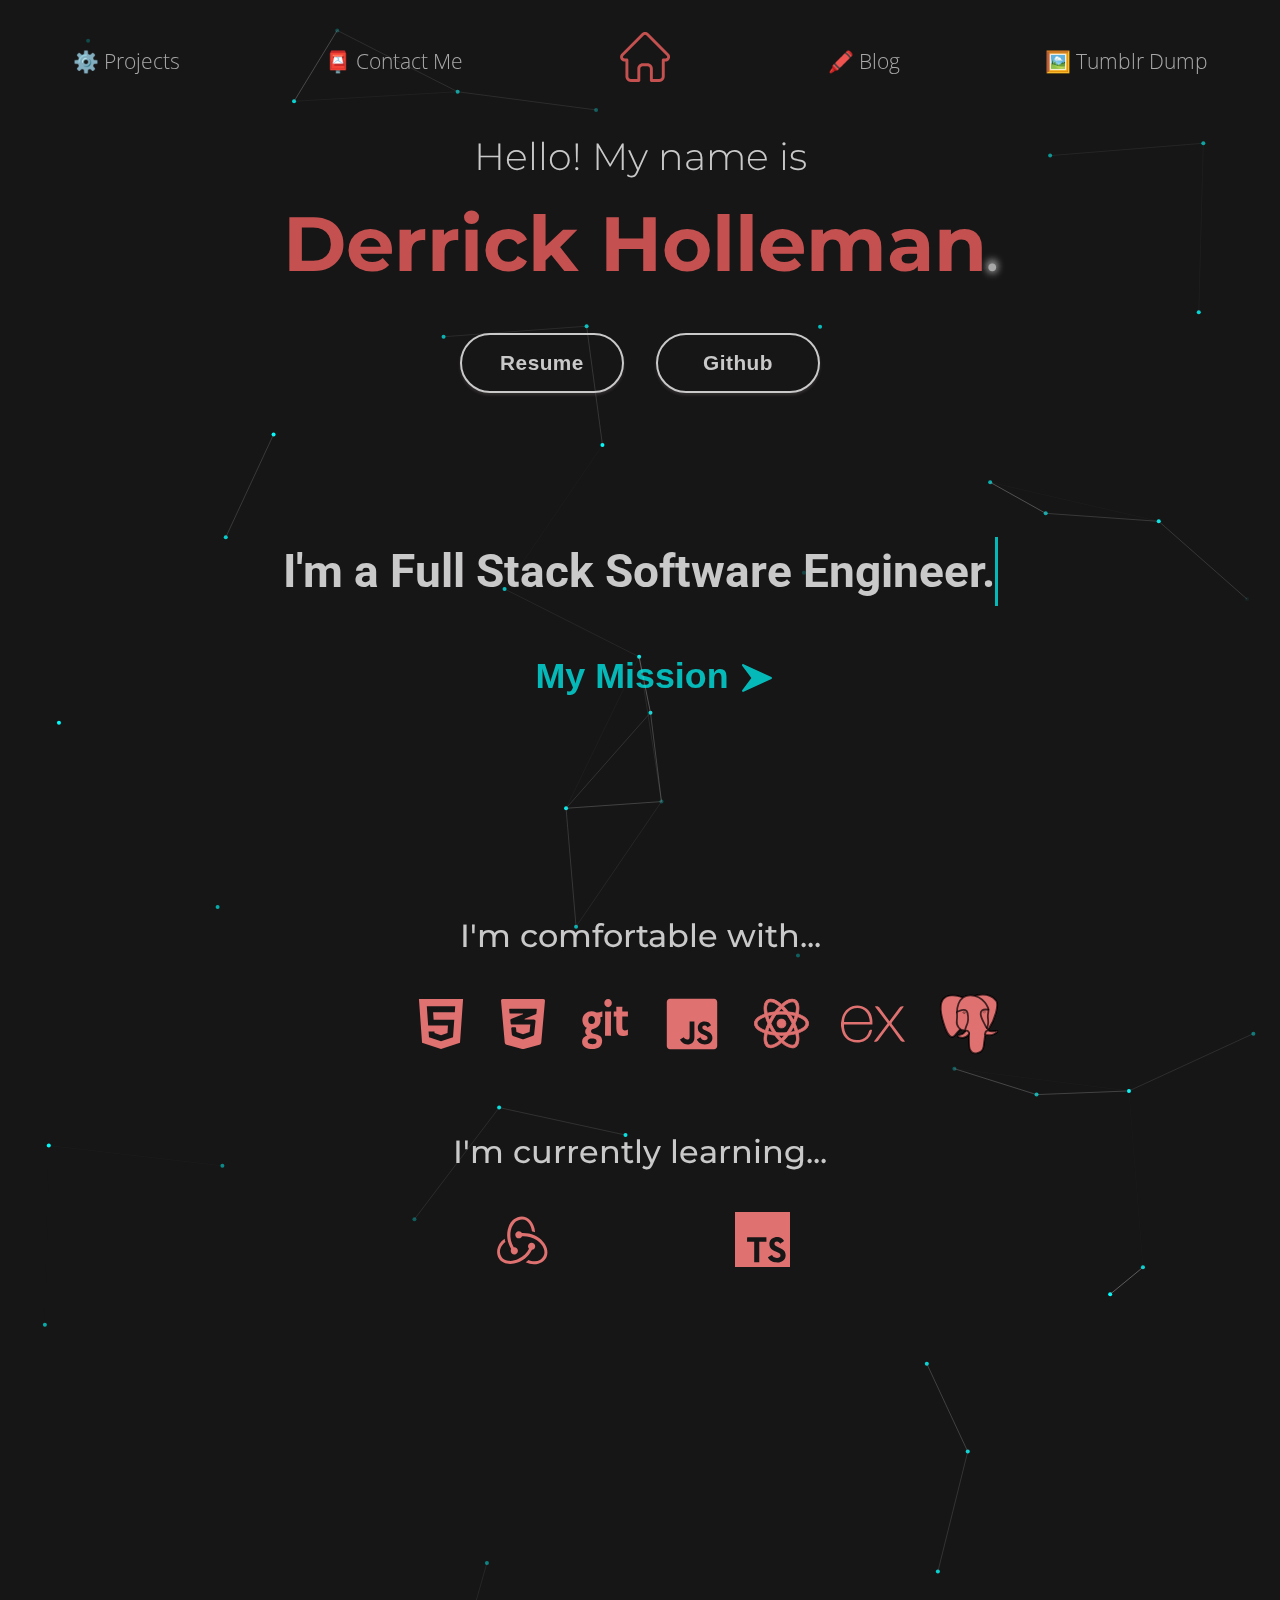
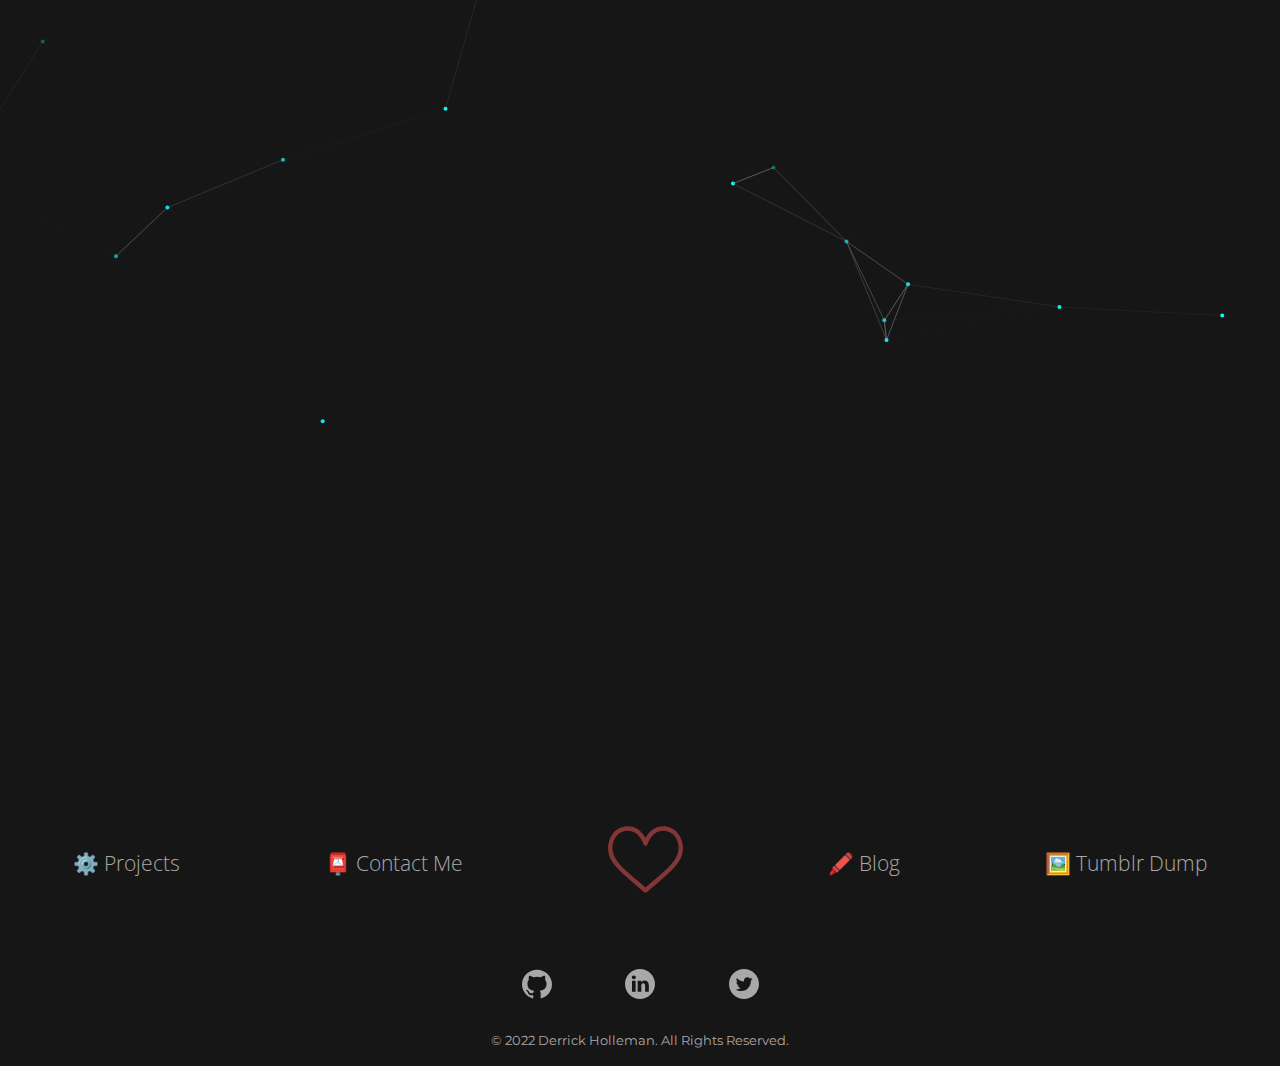
<file: index.html>
<!DOCTYPE html>
<html lang="en">
  <head>
    <meta charset="UTF-8" />
    <meta name="viewport" content="width=device-width, initial-scale=1.0" />
    <meta name="format-detection" content="telephone=no" />
    <meta
      name="description"
      content="Personal Portfolio Website of Web Designer and Developer, Derrick Holleman."
    />
    <meta name="author" content="Derrick Holleman" />
    <!--meta tags for FB and LinkedIn-->
    <meta
      property="og:title"
      content="Derrick Holleman Web Development Portfolio and Blog"
    />
    <meta
      property="og:image"
      content="https://derrickhollemandev.netlify.app/images/chillin.jpg"
    />
    <meta
      property="og:description"
      content="Personal Portfolio Website of Web Designer and Developer, Derrick Holleman.  Here you can find my blog posts about web design topics and my best projects I've worked on!"
    />
    <meta property="og:type" content="website" />
    <!--meta tags for Twitter-->
    <meta
      name="twitter:title"
      content="Derrick Holleman Web Development Portfolio and Blog"
    />
    <meta
      name="twitter:description"
      content="Personal Portfolio Website of Web Designer and Developer, Derrick Holleman.  Here you can find my blog posts about web design topics and my best projects I've worked on!"
    />
    <meta name="twitter:card" content="summary_large_image" />
    <meta
      name="twitter:image"
      content="https://derrickhollemandev.netlify.app/images/chillin.jpg"
    />
    <meta name="twitter:site" content="@derrickholleman" />
    <!--favicon link-->
    <link rel="shortcut icon" type="image/x-icon" href="favicon.ico" />
    <!-- For external style sheets -->
    <link rel="stylesheet" type="text/css" href="css/index.css" />
    <link rel="stylesheet" type="text/css" href="css/media-queries.css" />
    <link rel="stylesheet" type="text/css" href="css/hamburger-animation.css" />
    <!-- fade in on scroll style sheet -->
    <link rel="stylesheet" href="https://unpkg.com/aos@next/dist/aos.css" />
    <!--jQuery import link-->
    <script src="https://ajax.googleapis.com/ajax/libs/jquery/3.6.0/jquery.min.js"></script>
    <!-- For custom fonts -->
    <link rel="preconnect" href="https://fonts.gstatic.com" />
    <link
      href="https://fonts.googleapis.com/css2?family=Montserrat:wght@300;400;500;700&family=Open+Sans:wght@300;400;600&family=Roboto:wght@300;400;500;700&display=swap"
      rel="stylesheet"
    />
    <title>derrickholleman.dev - Home</title>
    <style>
      *,
      *:before,
      *:after {
        box-sizing: border-box;
      }
      * {
        margin: 0%;
        padding: 0%;
      }
      html {
        height: 100%;
        scroll-behavior: smooth;
        overflow-x: hidden;
        overflow-y: scroll;
        /* full screen background works for all sizes of screens */
        /* background: linear-gradient(to right, 
    rgba(23, 22, 22, .96), 
    rgba(23, 22, 22, .96)), url(images/chillin.jpg) no-repeat center center fixed;
    background-size: cover; */
        /* ------------------- */
        background-color: rgba(23, 22, 22);
      }
      body {
        width: 1920px;
        margin: 0 auto;
        max-width: 100%;
        min-height: 100%;
        /* font-family: 'Open Sans', sans-serif; 300 400 600 */
        font-family: "Montserrat", sans-serif; /* 300 400 500 700 */
        overflow-x: hidden;
        font-size: 16px;
        line-height: 1.5;
        position: relative;
        color: white;
      }
      canvas {
        position: absolute;
        z-index: 3;
        overflow-x: hidden !important;
        overflow-y: hidden;
      }
      a {
        text-decoration: none;
        color: inherit;
      }
      ul li::marker {
        display: none;
      }
      ul,
      li {
        list-style: none;
      }
      img {
        max-width: 100%;
        height: auto;
      }
    </style>
  </head>

  <body>
    <!---------------->
    <!--HEADER START-->
    <!---------------->
    <canvas id="nokey" width="800" height="800" aria-hidden="true"></canvas>
    <div class="page-container" id="top">
      <nav class="nav-ul-top" data-aos="fade-down">
        <ul>
          <li class="item-to-underline">
            <a href="projects.html" class="hover-text-from-middle"
              ><span aria-hidden="true">⚙️</span> Projects</a
            >
          </li>
          <li class="item-to-underline">
            <a href="contact.html" class="hover-text-from-middle"
              ><span aria-hidden="true">📮</span> Contact Me</a
            >
          </li>
          <li class="item-to-underline" role="button" aria-label="Home">
            <div class="svg-container">
              <svg
                class="home-top is-active-top"
                height="50px"
                viewBox="0 1 511 511.999"
                width="50px"
                xmlns="http://www.w3.org/2000/svg"
              >
                <a href="index.html" cursor="pointer" pointer-events="all">
                  <path
                    fill="#00ffffb3"
                    d="m498.699219 222.695312c-.015625-.011718-.027344-.027343-.039063-.039062l-208.855468-208.847656c-8.902344-8.90625-20.738282-13.808594-33.328126-13.808594-12.589843 0-24.425781 4.902344-33.332031 13.808594l-208.746093 208.742187c-.070313.070313-.144532.144531-.210938.214844-18.28125 18.386719-18.25 48.21875.089844 66.558594 8.378906 8.382812 19.441406 13.234375 31.273437 13.746093.484375.046876.96875.070313 1.457031.070313h8.320313v153.695313c0 30.417968 24.75 55.164062 55.167969 55.164062h81.710937c8.285157 0 15-6.71875 15-15v-120.5c0-13.878906 11.292969-25.167969 25.171875-25.167969h48.195313c13.878906 0 25.167969 11.289063 25.167969 25.167969v120.5c0 8.28125 6.714843 15 15 15h81.710937c30.421875 0 55.167969-24.746094 55.167969-55.164062v-153.695313h7.71875c12.585937 0 24.421875-4.902344 33.332031-13.8125 18.359375-18.367187 18.367187-48.253906.027344-66.632813zm-21.242188 45.421876c-3.238281 3.238281-7.542969 5.023437-12.117187 5.023437h-22.71875c-8.285156 0-15 6.714844-15 15v168.695313c0 13.875-11.289063 25.164062-25.167969 25.164062h-66.710937v-105.5c0-30.417969-24.746094-55.167969-55.167969-55.167969h-48.195313c-30.421875 0-55.171875 24.75-55.171875 55.167969v105.5h-66.710937c-13.875 0-25.167969-11.289062-25.167969-25.164062v-168.695313c0-8.285156-6.714844-15-15-15h-22.328125c-.234375-.015625-.464844-.027344-.703125-.03125-4.46875-.078125-8.660156-1.851563-11.800781-4.996094-6.679688-6.679687-6.679688-17.550781 0-24.234375.003906 0 .003906-.003906.007812-.007812l.011719-.011719 208.847656-208.839844c3.234375-3.238281 7.535157-5.019531 12.113281-5.019531 4.574219 0 8.875 1.78125 12.113282 5.019531l208.800781 208.796875c.03125.03125.066406.0625.097656.09375 6.644531 6.691406 6.632813 17.539063-.03125 24.207032zm0 0"
                    fill="#a8a8a8"
                  />
                  <rect x="0" y="0" width="100%" height="100%" fill="none" />
                </a>
              </svg>
            </div>
          </li>
          <li class="item-to-underline">
            <a href="blog.html" class="hover-text-from-middle"
              ><span aria-hidden="true">🖍️</span> Blog</a
            >
          </li>
          <li class="item-to-underline">
            <a href="photos.html" class="hover-text-from-middle"
              ><span aria-hidden="true">🖼️</span> Tumblr Dump</a
            >
          </li>
        </ul>
      </nav>

      <h1 class="hero-title" data-aos="fade-down">
        <div class="hero-gray">Hello! My name is</div>
        Derrick Holleman<span class="period">.</span>
      </h1>
      <!--RESUME BUTTON-->
      <div class="hero-buttons">
        <button class="hero-btn" tabindex="1" data-aos="fade-right">
          <a href="images/Derrick-Holleman-resume.pdf" target="_blank">
            <span class="resume-text">Resume</span>
            <span class="resume-icon">
              <img
                src="images/download.svg"
                alt="download link button"
                width="512"
                height="512"
              />
            </span>
          </a>
        </button>
        <!--GITHUB BUTTON-->
        <button class="hero-btn" tabindex="1" data-aos="fade-left">
          <a href="https://github.com/derrickholleman" target="_blank">
            <span class="github-text">Github</span>
            <span class="github-icon">
              <img
                src="images/github-gray.svg"
                alt="link to my git hub"
                width="291"
                height="291"
              />
            </span>
          </a>
        </button>
      </div>
      <div class="hero-p-title typewriter">
        <h2 class="typewriter-text">I'm a Full Stack Software Engineer.</h2>
        <div
          class="mission"
          role="button"
          aria-label="click to go to content below"
        >
          <a href="#bottom">My Mission</a>
          <svg
            class="right-arrow"
            version="1.1"
            id="Capa_1"
            xmlns="http://www.w3.org/2000/svg"
            xmlns:xlink="http://www.w3.org/1999/xlink"
            x="0px"
            y="0px"
            viewBox="0 0 448.011 448.011"
            style="enable-background: new 0 0 448.011 448.011"
            xml:space="preserve"
          >
            <a href="#bottom" cursor="pointer" pointer-events="all">
              <g>
                <g>
                  <path
                    d="M438.731,209.463l-416-192c-6.624-3.008-14.528-1.216-19.136,4.48c-4.64,5.696-4.8,13.792-0.384,19.648l136.8,182.4
              l-136.8,182.4c-4.416,5.856-4.256,13.984,0.352,19.648c3.104,3.872,7.744,5.952,12.448,5.952c2.272,0,4.544-0.48,6.688-1.472
              l416-192c5.696-2.624,9.312-8.288,9.312-14.528S444.395,212.087,438.731,209.463z"
                    fill="#00ffffb3"
                  />
                </g>
              </g>
              <g></g>
              <g></g>
              <g></g>
              <g></g>
              <g></g>
              <g></g>
              <g></g>
              <g></g>
              <g></g>
              <g></g>
              <g></g>
              <g></g>
              <g></g>
              <g></g>
              <g></g>
              <rect x="0" y="0" width="100%" height="100%" fill="none" />
            </a>
          </svg>
        </div>
      </div>

      <!--SKILLS SECTION-->
      <div class="skills-container">
        <div class="skills-section">
          <h3 class="skills-title">I'm comfortable with...</h3>
          <div class="skills-row">
            <img src="images/html.svg" width="50" height="50" alt="HTML" />
            <img src="images/css-3.svg" width="50" height="50" alt="CSS" />
            <img src="images/git.svg" width="50" height="50" alt="Git" />
            <img
              src="images/javascript.svg"
              width="60"
              height="60"
              alt="Javascript"
              class="javascript-svg"
            />
            <img
              src="images/react.svg"
              width="55"
              height="55"
              alt="React"
              class="react-svg"
            />
            <img
              src="images/expressjs.svg"
              width="64"
              height="64"
              alt="express"
            />
            <img
              src="images/postgresql-icon.svg"
              width="64"
              height="64"
              alt="postgres"
            />
          </div>
        </div>

        <div class="skills-section">
          <h3 class="skills-title">I'm currently learning...</h3>
          <div class="skills-row">
            <img
              src="images/redux-icon.svg"
              width="64"
              height="64"
              alt="redux"
            />
            <img
              src="images/typescript-icon.svg"
              width="55"
              height="55"
              alt="typescript"
            />
          </div>
        </div>
      </div>

      <div class="hero-p" id="bottom">
        <span class="p-section" data-aos="fade-right" data-aos-duration="700">
          Over the past year while faced with a loss of work during the COVID-19
          pandemic, I’ve discovered an interest in programming and more-so, web
          design.
        </span>
        <br />
        <br />
        <span
          class="p-section"
          data-aos="fade-left"
          data-aos-delay="100"
          data-aos-duration="700"
        >
          I’ve come to appreciate responsive, mobile friendly and simple yet
          satisfying designs. I prefer my experiences on web sites to be focused
          on the content and less about fancy, but potentially slow-loading
          animations that make navigating through the site a chore. I do my best
          to find a good balance between a site that looks and feels modern, but
          is also user-friendly.
        </span>
        <br />
        <br />
        <span
          class="p-section"
          data-aos="fade-right"
          data-aos-delay="150"
          data-aos-duration="700"
        >
          Additionally, I've learned that as mobile devices become more popular
          for web browsing, it's now estimated that 56% of all web traffic comes
          through mobile users. With this in mind, I make sure that my sites are
          equally as usable and accessible on phones and tablets as they are on
          computers.
        </span>
        <br />
        <br />
        <span
          class="p-section"
          data-aos="fade-left"
          data-aos-delay="175"
          data-aos-duration="700"
        >
          Take a look around my website and feel free to reach out to me through
          my contact page or connect with me through my social media links. I
          hope to make many new connections on my programming journey!
        </span>
      </div>
      <!-------------->
      <!--MOBILE NAV-->
      <!-------------->
      <button
        class="hamburger"
        data-aos="fade-down"
        aria-label="open the menu"
        id="top"
        aria-expanded="false"
        onclick="ariaToggle()"
      >
        <span></span>
        <span></span>
        <span></span>
      </button>
      <nav>
        <ul class="mobile-nav">
          <li class="open"><a href="index.html" class="is-open">Home</a></li>
          <li class="open"><a href="projects.html">Projects</a></li>
          <li class="open"><a href="contact.html">Contact Me</a></li>
          <li class="open"><a href="blog.html">Blog</a></li>
          <li class="open"><a href="photos.html">Tumblr Dump</a></li>
        </ul>
      </nav>
      <!--MOBILE CAT PAGE LINK-->
      <a href="cat.html" class="cat-link">
        <img
          src="images/heart.svg"
          width="75"
          height="75"
          class="mobile-heart"
          alt="heart icon"
          aria-label="click on the heart to see a cat picture"
        />
      </a>
      <!--------------->
      <!--DESKTOP NAV-->
      <!--------------->
      <nav>
        <ul class="nav-ul">
          <li class="item-to-underline">
            <a href="projects.html" class="hover-text-from-middle"
              ><span aria-hidden="true">⚙️</span> Projects</a
            >
          </li>
          <li class="item-to-underline">
            <a href="contact.html" class="hover-text-from-middle"
              ><span aria-hidden="true">📮</span> Contact Me</a
            >
          </li>
          <li>
            <a href="cat.html">
              <img
                src="images/heart.svg"
                width="75"
                height="75"
                class="heart"
                alt="heart icon"
                aria-label="click on the heart to see a cat picture"
              />
            </a>
          </li>
          <li class="item-to-underline">
            <a href="blog.html" class="hover-text-from-middle"
              ><span aria-hidden="true">🖍️</span> Blog</a
            >
          </li>
          <li class="item-to-underline">
            <a href="photos.html" class="hover-text-from-middle"
              ><span aria-hidden="true">🖼️</span> Tumblr Dump</a
            >
          </li>
        </ul>
      </nav>

      <footer>
        <div class="social-icons">
          <svg
            class="icon"
            enable-background="new 0 0 24 24"
            height="30"
            viewBox="0 0 24 24"
            width="30"
            xmlns="http://www.w3.org/2000/svg"
            aria-label="click to go to my Git Hub"
            role="button"
          >
            <a
              href="https://github.com/derrickholleman"
              target="_blank"
              cursor="pointer"
              pointer-events="all"
            >
              <path
                d="m12 .5c-6.63 0-12 5.28-12 11.792 0 5.211 3.438 9.63 8.205 11.188.6.111.82-.254.82-.567 0-.28-.01-1.022-.015-2.005-3.338.711-4.042-1.582-4.042-1.582-.546-1.361-1.335-1.725-1.335-1.725-1.087-.731.084-.716.084-.716 1.205.082 1.838 1.215 1.838 1.215 1.07 1.803 2.809 1.282 3.495.981.108-.763.417-1.282.76-1.577-2.665-.295-5.466-1.309-5.466-5.827 0-1.287.465-2.339 1.235-3.164-.135-.298-.54-1.497.105-3.121 0 0 1.005-.316 3.3 1.209.96-.262 1.98-.392 3-.398 1.02.006 2.04.136 3 .398 2.28-1.525 3.285-1.209 3.285-1.209.645 1.624.24 2.823.12 3.121.765.825 1.23 1.877 1.23 3.164 0 4.53-2.805 5.527-5.475 5.817.42.354.81 1.077.81 2.182 0 1.578-.015 2.846-.015 3.229 0 .309.21.678.825.56 4.801-1.548 8.236-5.97 8.236-11.173 0-6.512-5.373-11.792-12-11.792z"
                fill="#a8a8a8"
              />
              <rect x="0" y="0" width="100%" height="100%" fill="none" />
            </a>
          </svg>

          <svg
            class="icon"
            height="30px"
            viewBox="0 0 512 512"
            width="30px"
            xmlns="http://www.w3.org/2000/svg"
            aria-label="click to go to my LinkedIn"
            role="button"
          >
            <a
              href="https://www.linkedin.com/in/derrickholleman/"
              target="_blank"
              cursor="pointer"
              pointer-events="all"
            >
              <path
                d="m256 0c-141.363281 0-256 114.636719-256 256s114.636719 256 256 256 256-114.636719 256-256-114.636719-256-256-256zm-74.390625 387h-62.347656v-187.574219h62.347656zm-31.171875-213.1875h-.40625c-20.921875 0-34.453125-14.402344-34.453125-32.402344 0-18.40625 13.945313-32.410156 35.273437-32.410156 21.328126 0 34.453126 14.003906 34.859376 32.410156 0 18-13.53125 32.402344-35.273438 32.402344zm255.984375 213.1875h-62.339844v-100.347656c0-25.21875-9.027343-42.417969-31.585937-42.417969-17.222656 0-27.480469 11.601563-31.988282 22.800781-1.648437 4.007813-2.050781 9.609375-2.050781 15.214844v104.75h-62.34375s.816407-169.976562 0-187.574219h62.34375v26.558594c8.285157-12.78125 23.109375-30.960937 56.1875-30.960937 41.019531 0 71.777344 26.808593 71.777344 84.421874zm0 0"
                fill="#a8a8a8"
              />
              <rect x="0" y="0" width="100%" height="100%" fill="none" />
            </a>
          </svg>

          <svg
            class="icon"
            height="30px"
            viewBox="0 0 512 512"
            width="30px"
            xmlns="http://www.w3.org/2000/svg"
            aria-label="click to go to my Twitter"
            role="button"
          >
            <a
              href="https://twitter.com/derrickholleman"
              target="_blank"
              cursor="pointer"
              pointer-events="all"
            >
              <path
                d="m256 0c-141.363281 0-256 114.636719-256 256s114.636719 256 256 256 256-114.636719 256-256-114.636719-256-256-256zm116.886719 199.601562c.113281 2.519532.167969 5.050782.167969 7.59375 0 77.644532-59.101563 167.179688-167.183594 167.183594h.003906-.003906c-33.183594 0-64.0625-9.726562-90.066406-26.394531 4.597656.542969 9.277343.8125 14.015624.8125 27.53125 0 52.867188-9.390625 72.980469-25.152344-25.722656-.476562-47.410156-17.464843-54.894531-40.8125 3.582031.6875 7.265625 1.0625 11.042969 1.0625 5.363281 0 10.558593-.722656 15.496093-2.070312-26.886718-5.382813-47.140624-29.144531-47.140624-57.597657 0-.265624 0-.503906.007812-.75 7.917969 4.402344 16.972656 7.050782 26.613281 7.347657-15.777343-10.527344-26.148437-28.523438-26.148437-48.910157 0-10.765624 2.910156-20.851562 7.957031-29.535156 28.976563 35.554688 72.28125 58.9375 121.117187 61.394532-1.007812-4.304688-1.527343-8.789063-1.527343-13.398438 0-32.4375 26.316406-58.753906 58.765625-58.753906 16.902344 0 32.167968 7.144531 42.890625 18.566406 13.386719-2.640625 25.957031-7.53125 37.3125-14.261719-4.394531 13.714844-13.707031 25.222657-25.839844 32.5 11.886719-1.421875 23.214844-4.574219 33.742187-9.253906-7.863281 11.785156-17.835937 22.136719-29.308593 30.429687zm0 0"
                fill="#a8a8a8"
              />
              <rect x="0" y="0" width="100%" height="100%" fill="none" />
            </a>
          </svg>
        </div>
        <p class="copyright">
          &copy 2022 Derrick Holleman. All Rights Reserved.
        </p>
      </footer>
      <div class="back-to-top" data-aos="fade-in">
        <svg
          xmlns="http://www.w3.org/2000/svg"
          width="42"
          height="42"
          viewBox="0 0 24 24"
          aria-label="go back to top of the page"
          role="button"
        >
          <a href="#top" cursor="pointer" pointer-events="all">
            <path
              d="M16 8v-4l8 8-8 8v-4h-5v-8h5zm-7 0h-2v8h2v-8zm-4.014 0h-1.986v8h1.986v-8zm-3.986 0h-1v8h1v-8z"
              fill="#00ffffb3"
            />
            <rect x="0" y="0" width="100%" height="100%" fill="none" />
          </a>
        </svg>
      </div>
    </div>
    <!-- For JS Scripts -->
    <script src="js/hamburger.js"></script>
    <script src="https://unpkg.com/aos@next/dist/aos.js"></script>
    <script src="js/cool-balls.js"></script>

    <!--FADE IN ON SCROLL SCRIPT-->
    <script>
      AOS.init();

      AOS.init({
        // Settings that can be overridden on per-element basis, by `data-aos-*` attributes:
        offset: 120, // offset (in px) from the original trigger point
        delay: 0, // values from 0 to 3000, with step 50ms
        duration: 1000, // values from 0 to 3000, with step 50ms
        easing: "ease-in-out-cubic", // default easing for AOS animations
        once: true, // whether animation should happen only once - while scrolling down
        mirror: false, // whether elements should animate out while scrolling past them
        anchorPlacement: "top-bottom", // defines which position of the element regarding to window should trigger the animation
      });
    </script>
    <!--smooth scroll-->
    <script>
      $('a[href*="#"]').on("click", function (e) {
        e.preventDefault();

        $("html, body").animate(
          {
            scrollTop: $($(this).attr("href")).offset().top,
          },
          400, // scroll speed in ms //
          "linear"
        );
      });
    </script>
  </body>
</html>
</file>
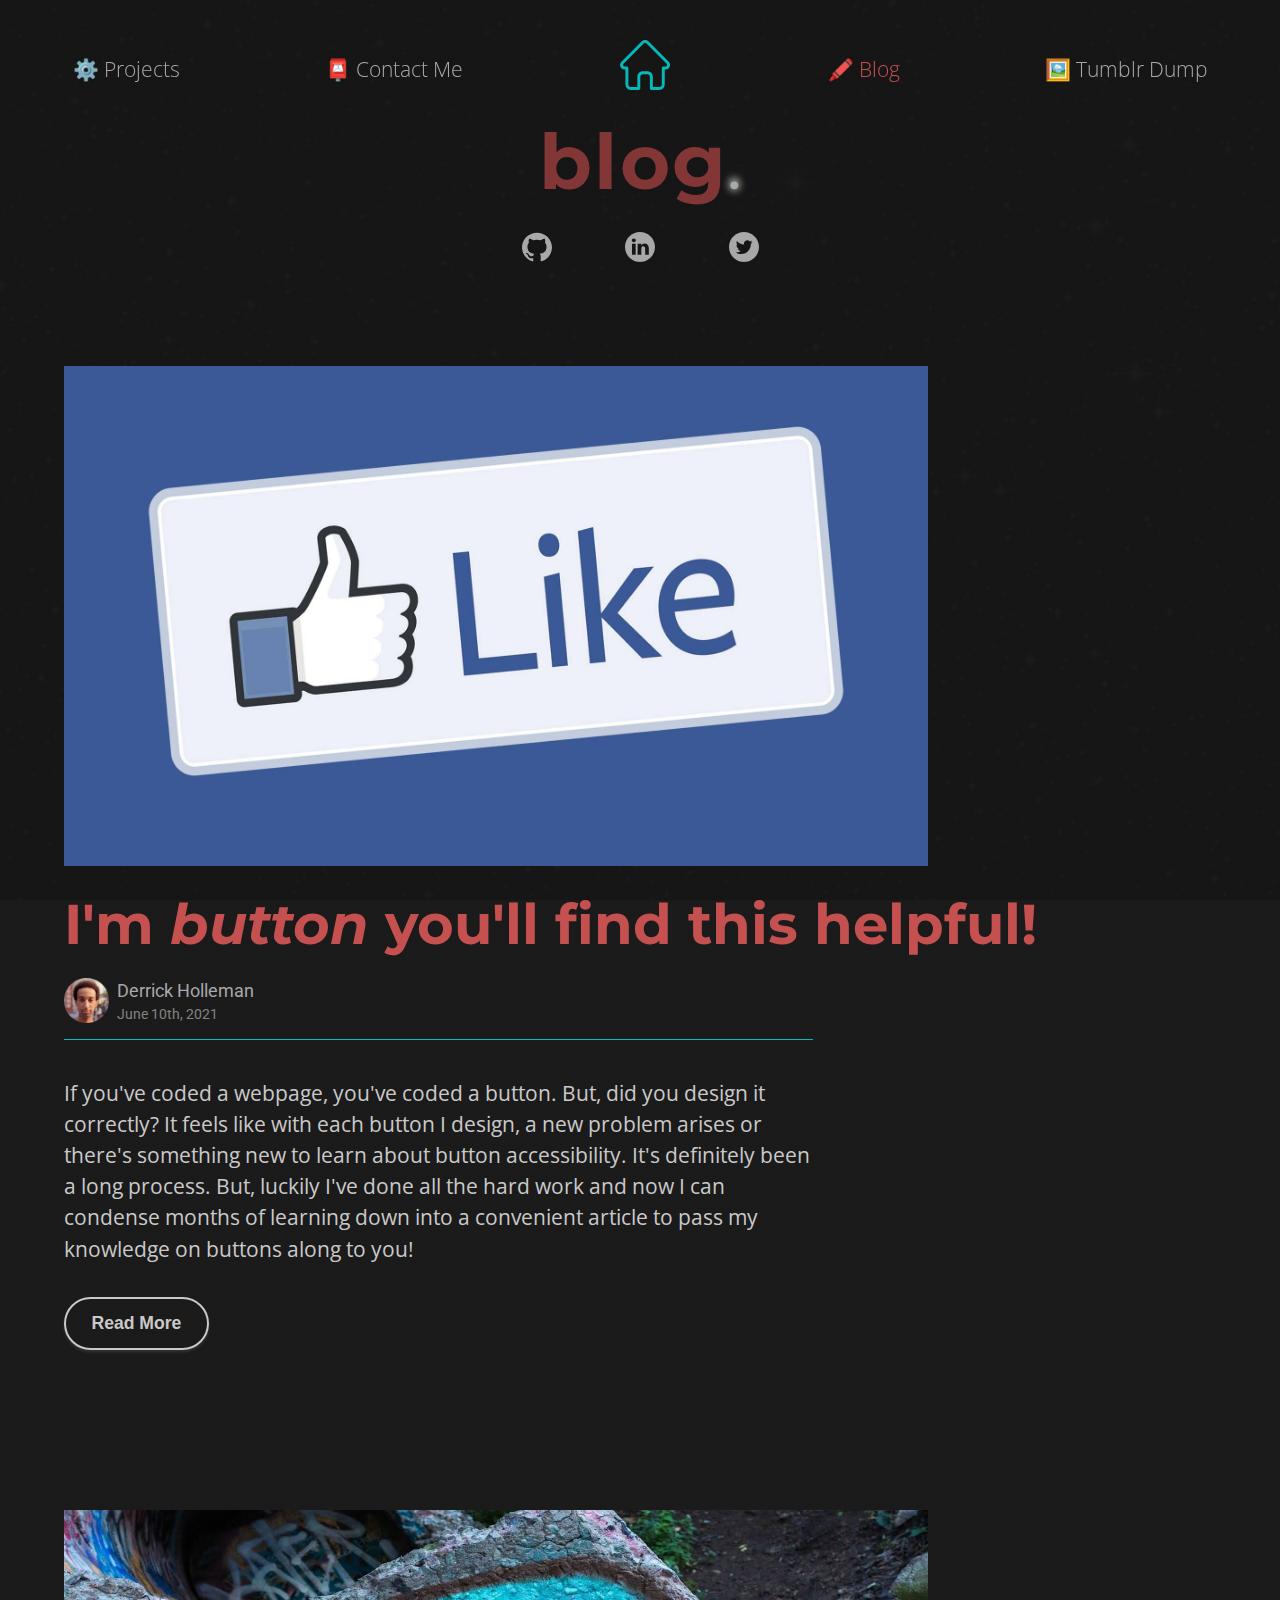
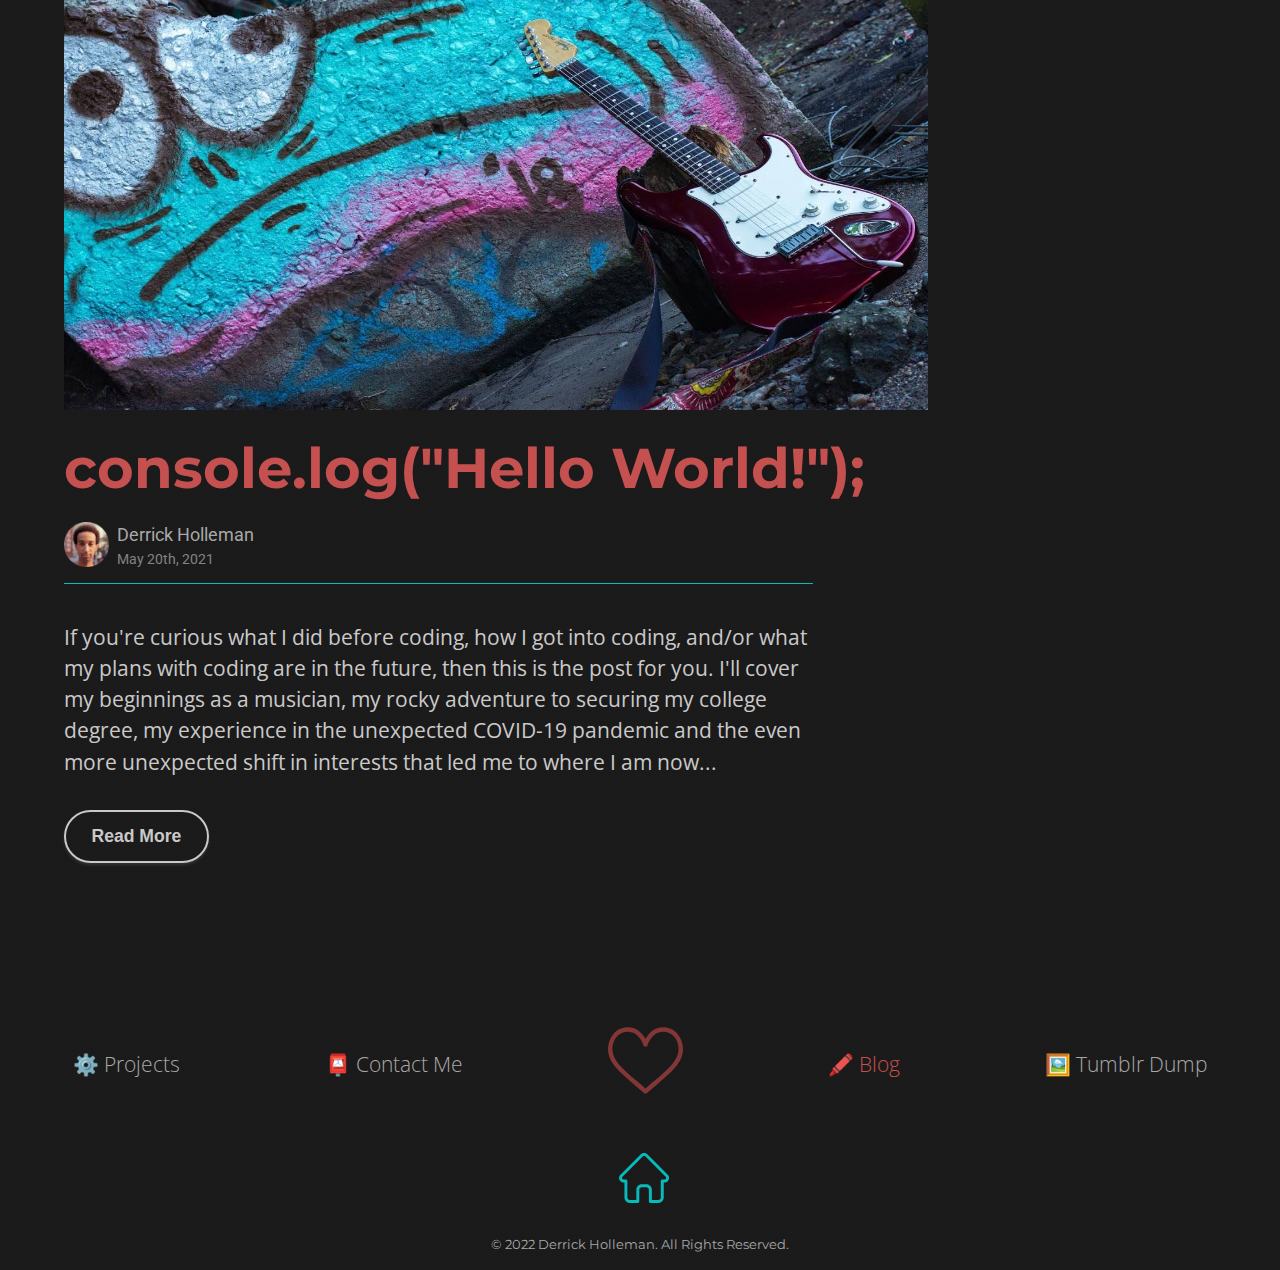
<file: blog.html>
<!DOCTYPE html>
<html lang="en">
<head>
  <meta charset="UTF-8">
  <meta name="viewport" content="width=device-width, initial-scale=1.0">
  <meta name="format-detection" content="telephone=no">
  <meta name='description' content="Blog posts about web design related topics.  Come on in if you enjoy front end design or programming in general.  Social media links included if you want to get in contact!">
  <!--favicon link-->
  <link rel="shortcut icon" type="image/x-icon" href="favicon.ico"/>
  <!-- For external style sheets -->
  <link rel="stylesheet" type="text/css" href="css/blog-media-qs.css">
  <link rel="stylesheet" type="text/css" href="css/blog.css">
  <link rel="stylesheet" type="text/css" href="css/hamburger-animation.css">
  <!-- fade in on scroll style sheet -->
  <link rel="stylesheet" href="https://unpkg.com/aos@next/dist/aos.css" />
  <!--jQuery import link-->
  <script src="https://ajax.googleapis.com/ajax/libs/jquery/3.6.0/jquery.min.js"></script>
  <!--Makes menus on mobile devices responsive to touch (include :hover and :active)-->
  <!-- <script>document.addEventListener("touchstart", function(){}, true);</script> -->
  <!-- For custom fonts -->
  <link rel="preconnect" href="https://fonts.gstatic.com">
  <link href="https://fonts.googleapis.com/css2?family=Montserrat:wght@300;400;500;700&family=Open+Sans:wght@300;400;600&family=Roboto:wght@300;400&display=swap" rel="stylesheet">
  <!-- Font awesome stuff -->
  <!-- <link href="fontawesome/css/all.css" rel="stylesheet">
  <script src="https://use.fontawesome.com/b96c1e7f03.js"></script> -->
  <title>Derrick Holleman Dev Blog</title>
  <style>

  *, *:before, *:after {
    box-sizing: border-box;
  }
  * {
    margin: 0%;
    padding: 0%;
  }
  html {
    height: 100%;
    scroll-behavior: smooth;
    overflow-x: hidden;
    overflow-y: scroll;
    /* full screen background works for all sizes of screens */
    background: linear-gradient(to right, 
    rgba(23, 22, 22, .98), 
    rgba(23, 22, 22, .98)), url(images/stars-min.jpg) no-repeat center center fixed;
    background-size: cover;
    /* ------------------- */
  }
  body {
    width: 1920px;
    margin: 0 auto;
    max-width: 100%;
    min-height: 100%;
    /* font-family: 'Open Sans', sans-serif; 300 400 600 */
    font-family: 'Montserrat', sans-serif; /* 300 400 500 700 */
    overflow-x: hidden;
    font-size: 16px;
    line-height: 1.5;
    /* background-color: rgb(23, 22, 22); */
    transition: .1s; /* transition back into light mode */
    position: relative;
    color: white;
  }
  a {
    text-decoration: none;
    color: inherit;
  }
  ul li::marker {
    display: none;
  }
  ul, li {
    list-style: none;
  }
  img {
    max-width: 100%;
    height: auto;
    color: rgb(168, 168, 168);
  }
  
</style>
</head>

<body>

    <header>
      <nav class="nav-ul-top" data-aos="fade-down" id="top">
        <ul>
          <li class="item-to-underline"><a href="projects.html" class="hover-text-from-middle"><span aria-hidden="true">⚙️</span> Projects</a></li>
          <li class="item-to-underline"><a href="contact.html" class="hover-text-from-middle"><span aria-hidden="true">📮</span> Contact Me</a></li>
          <li class="item-to-underline" role="button" aria-label="Home">
            <div class="svg-container">
              <svg class="home-top" height="50px" viewBox="0 1 511 511.999" width="50px" xmlns="http://www.w3.org/2000/svg">
              <a href="index.html" cursor="pointer" pointer-events="all">
              <path fill="#00ffffb3" d="m498.699219 222.695312c-.015625-.011718-.027344-.027343-.039063-.039062l-208.855468-208.847656c-8.902344-8.90625-20.738282-13.808594-33.328126-13.808594-12.589843 0-24.425781 4.902344-33.332031 13.808594l-208.746093 208.742187c-.070313.070313-.144532.144531-.210938.214844-18.28125 18.386719-18.25 48.21875.089844 66.558594 8.378906 8.382812 19.441406 13.234375 31.273437 13.746093.484375.046876.96875.070313 1.457031.070313h8.320313v153.695313c0 30.417968 24.75 55.164062 55.167969 55.164062h81.710937c8.285157 0 15-6.71875 15-15v-120.5c0-13.878906 11.292969-25.167969 25.171875-25.167969h48.195313c13.878906 0 25.167969 11.289063 25.167969 25.167969v120.5c0 8.28125 6.714843 15 15 15h81.710937c30.421875 0 55.167969-24.746094 55.167969-55.164062v-153.695313h7.71875c12.585937 0 24.421875-4.902344 33.332031-13.8125 18.359375-18.367187 18.367187-48.253906.027344-66.632813zm-21.242188 45.421876c-3.238281 3.238281-7.542969 5.023437-12.117187 5.023437h-22.71875c-8.285156 0-15 6.714844-15 15v168.695313c0 13.875-11.289063 25.164062-25.167969 25.164062h-66.710937v-105.5c0-30.417969-24.746094-55.167969-55.167969-55.167969h-48.195313c-30.421875 0-55.171875 24.75-55.171875 55.167969v105.5h-66.710937c-13.875 0-25.167969-11.289062-25.167969-25.164062v-168.695313c0-8.285156-6.714844-15-15-15h-22.328125c-.234375-.015625-.464844-.027344-.703125-.03125-4.46875-.078125-8.660156-1.851563-11.800781-4.996094-6.679688-6.679687-6.679688-17.550781 0-24.234375.003906 0 .003906-.003906.007812-.007812l.011719-.011719 208.847656-208.839844c3.234375-3.238281 7.535157-5.019531 12.113281-5.019531 4.574219 0 8.875 1.78125 12.113282 5.019531l208.800781 208.796875c.03125.03125.066406.0625.097656.09375 6.644531 6.691406 6.632813 17.539063-.03125 24.207032zm0 0" fill='#a8a8a8' />
              <rect x="0" y="0" width="100%" height="100%" fill="none" /> 
              </a>
            </svg>
            </div>
          </li>
          <li class="item-to-underline is-active-top"><a href="blog.html" class="hover-text-from-middle"><span aria-hidden="true">🖍️</span> Blog</a></li>
          <li class="item-to-underline"><a href="photos.html" class="hover-text-from-middle"><span aria-hidden="true">🖼️</span> Tumblr Dump</a></li>
        </ul>
      </nav>
      <!-------------->
      <!--MOBILE NAV-->
      <!-------------->
      <button class="hamburger" aria-label="open the menu" id="top" aria-expanded="false" onclick="ariaToggle()">
        <span></span>
        <span></span>
        <span></span>
      </button> 
      <nav>
        <ul class="mobile-nav">
          <li class="open"><a href="index.html">Home</a></li>
          <li class="open"><a href="projects.html">Projects</a></li>
          <li class="open"><a href="contact.html">Contact Me</a></li>
          <li class="open"><a href="blog.html" class="is-open">Blog</a></li>
          <li class="open"><a href="photos.html">Tumblr Dump</a></li>
        </ul>
      </nav>

        <h1 class="title">
            blog<span class="period">.</span>
        </h1>
    
        <div class="social-icons">
              
          <svg class='icon' enable-background="new 0 0 24 24" height="30" viewBox="0 0 24 24" width="30" xmlns="http://www.w3.org/2000/svg" aria-label="click to go to my Git hub" role="button">
            <a href="https://github.com/derrickholleman" target="_blank" cursor="pointer" pointer-events="all">
            <path d="m12 .5c-6.63 0-12 5.28-12 11.792 0 5.211 3.438 9.63 8.205 11.188.6.111.82-.254.82-.567 0-.28-.01-1.022-.015-2.005-3.338.711-4.042-1.582-4.042-1.582-.546-1.361-1.335-1.725-1.335-1.725-1.087-.731.084-.716.084-.716 1.205.082 1.838 1.215 1.838 1.215 1.07 1.803 2.809 1.282 3.495.981.108-.763.417-1.282.76-1.577-2.665-.295-5.466-1.309-5.466-5.827 0-1.287.465-2.339 1.235-3.164-.135-.298-.54-1.497.105-3.121 0 0 1.005-.316 3.3 1.209.96-.262 1.98-.392 3-.398 1.02.006 2.04.136 3 .398 2.28-1.525 3.285-1.209 3.285-1.209.645 1.624.24 2.823.12 3.121.765.825 1.23 1.877 1.23 3.164 0 4.53-2.805 5.527-5.475 5.817.42.354.81 1.077.81 2.182 0 1.578-.015 2.846-.015 3.229 0 .309.21.678.825.56 4.801-1.548 8.236-5.97 8.236-11.173 0-6.512-5.373-11.792-12-11.792z" fill="#a8a8a8"/>
            <rect x="0" y="0" width="100%" height="100%" fill="none" />
            </a>
          </svg>
    
          <svg class='icon' height="30px" viewBox="0 0 512 512" width="30px" xmlns="http://www.w3.org/2000/svg" aria-label=" click to go to my LinkedIn" role="button">
            <a href="https://www.linkedin.com/in/derrick-holleman-14327713b/" target="_blank" cursor="pointer" pointer-events="all">
            <path d="m256 0c-141.363281 0-256 114.636719-256 256s114.636719 256 256 256 256-114.636719 256-256-114.636719-256-256-256zm-74.390625 387h-62.347656v-187.574219h62.347656zm-31.171875-213.1875h-.40625c-20.921875 0-34.453125-14.402344-34.453125-32.402344 0-18.40625 13.945313-32.410156 35.273437-32.410156 21.328126 0 34.453126 14.003906 34.859376 32.410156 0 18-13.53125 32.402344-35.273438 32.402344zm255.984375 213.1875h-62.339844v-100.347656c0-25.21875-9.027343-42.417969-31.585937-42.417969-17.222656 0-27.480469 11.601563-31.988282 22.800781-1.648437 4.007813-2.050781 9.609375-2.050781 15.214844v104.75h-62.34375s.816407-169.976562 0-187.574219h62.34375v26.558594c8.285157-12.78125 23.109375-30.960937 56.1875-30.960937 41.019531 0 71.777344 26.808593 71.777344 84.421874zm0 0" fill="#a8a8a8" />
            <rect x="0" y="0" width="100%" height="100%" fill="none" />
            </a>
          </svg>
    
          <svg class='icon' height="30px" viewBox="0 0 512 512" width="30px" xmlns="http://www.w3.org/2000/svg" aria-label="click to go to my Twitter" role="button">
            <a href="https://twitter.com/derrickholleman" target="_blank" cursor="pointer" pointer-events="all">
            <path d="m256 0c-141.363281 0-256 114.636719-256 256s114.636719 256 256 256 256-114.636719 256-256-114.636719-256-256-256zm116.886719 199.601562c.113281 2.519532.167969 5.050782.167969 7.59375 0 77.644532-59.101563 167.179688-167.183594 167.183594h.003906-.003906c-33.183594 0-64.0625-9.726562-90.066406-26.394531 4.597656.542969 9.277343.8125 14.015624.8125 27.53125 0 52.867188-9.390625 72.980469-25.152344-25.722656-.476562-47.410156-17.464843-54.894531-40.8125 3.582031.6875 7.265625 1.0625 11.042969 1.0625 5.363281 0 10.558593-.722656 15.496093-2.070312-26.886718-5.382813-47.140624-29.144531-47.140624-57.597657 0-.265624 0-.503906.007812-.75 7.917969 4.402344 16.972656 7.050782 26.613281 7.347657-15.777343-10.527344-26.148437-28.523438-26.148437-48.910157 0-10.765624 2.910156-20.851562 7.957031-29.535156 28.976563 35.554688 72.28125 58.9375 121.117187 61.394532-1.007812-4.304688-1.527343-8.789063-1.527343-13.398438 0-32.4375 26.316406-58.753906 58.765625-58.753906 16.902344 0 32.167968 7.144531 42.890625 18.566406 13.386719-2.640625 25.957031-7.53125 37.3125-14.261719-4.394531 13.714844-13.707031 25.222657-25.839844 32.5 11.886719-1.421875 23.214844-4.574219 33.742187-9.253906-7.863281 11.785156-17.835937 22.136719-29.308593 30.429687zm0 0" fill="#a8a8a8" />
            <rect x="0" y="0" width="100%" height="100%" fill="none" />
            </a>
          </svg>
        </div>
      </header>

      <!---------------------->
      <!--BLOG SECTION START-->
      <!---------------------->
      <section class="container">

        <article>
          <div class="blog-header">
              <img src="images/frog-guitar-min.jpg" width="1334" height="890" class="blog-photo-big" alt="guitar laying against a rock"/>
              <h2 class="post-title">
                <!--adding a span with space allows for text wrapping on mobile-->
                console.log<span class="space"> </span>("Hello World!");
              </h2>
            <div class="author">
              <img src="images/profile-pic-min.png" width="45" height="45" alt="picture of Derrick Holleman" class="profile-pic">
              <div class="author-info">
                <p class="name">
                  Derrick Holleman
                </p>
                <p class="date">
                  May 20th, 2021
                </p>
              </div>
            </div>
            <p class="post-p">
              If you're curious what I did before coding, how I got into coding, and/or what my plans with coding are in the future, then this is the post for you.  I'll cover my beginnings as a musician, my rocky adventure to securing my college degree, my experience in the unexpected COVID-19 pandemic and the even more unexpected shift in interests that led me to where I am now...
            </p>
            <button class="blog-btn" tabindex="1">
              <a href="posts/hello-world.html">
                Read More
              </a>
            </button>
          </div>
        </article>

        <article>
          <div class="blog-header">
              <img src="images/like-button-min.jpg" width="1334" height="890" class="blog-photo-big" alt="facebook like button"/>
              <h2 class="post-title">
                I'm <em>button</em> you'll find this helpful!
              </h2>
            <div class="author">
              <img src="images/profile-pic-min.png" width="45" height="45" alt="picture of Derrick Holleman" class="profile-pic">
              <div class="author-info">
                <p class="name">
                  Derrick Holleman
                </p>
                <p class="date">
                  June 10th, 2021
                </p>
              </div>
            </div>
            <p class="post-p">
              If you've coded a webpage, you've coded a button.  But, did you design it correctly?  It feels like with each button I design, a new problem arises or there's something new to learn about button accessibility.  It's definitely been a long process.  But, luckily I've done all the hard work and now I can condense months of learning down into a convenient article to pass my knowledge on buttons along to you!
            </p>
            <button class="blog-btn" tabindex="1">
              <a href="posts/buttons.html">
                Read More
              </a>
            </button>
          </div>
        </article>

      </section>
      <!-------------------->
      <!--BLOG SECTION END-->
      <!-------------------->

      <footer>
        <ul class="nav-ul">
          <li class="item-to-underline"><a href="projects.html" class="hover-text-from-middle"><span aria-hidden="true">⚙️</span> Projects</a></li>
          <li class="item-to-underline"><a href="contact.html" class="hover-text-from-middle"><span aria-hidden="true">📮</span> Contact Me</a></li>
          <li>
            <a href="cat.html">
              <img src="images/heart.svg" width="75" height="75" class="heart" alt="heart icon" aria-label="click on the heart to see a cat picture">
            </a>
          </li>
          <li class="item-to-underline"><a href="#top" class="hover-text-from-middle is-open"><span aria-hidden="true">🖍️</span> Blog</a></li>
          <li class="item-to-underline"><a href="photos.html" class="hover-text-from-middle"><span aria-hidden="true">🖼️</span> Tumblr Dump</a></li>
        </ul>

        <ul class="footer-mobile-nav">
          <li><a href="projects.html">⚙️ Projects</a></li>
          <li><a href="contact.html">📮 Contact Me</a></li>
          <li><a href="#top" class="is-open">🖍️ Blog</a></li>
          <li><a href="photos.html">🖼️ Tumblr Dump</a></li>
        </ul>

      <p class="copyright">
        &copy 2022 Derrick Holleman.  All Rights Reserved.
        <svg class="home-bottom" height="50px" viewBox="0 1 511 511.999" width="50px" xmlns="http://www.w3.org/2000/svg" aria-label="Home" role="button">
          <a href="index.html" cursor="pointer" pointer-events="all">
          <path fill="#00ffffb3" d="m498.699219 222.695312c-.015625-.011718-.027344-.027343-.039063-.039062l-208.855468-208.847656c-8.902344-8.90625-20.738282-13.808594-33.328126-13.808594-12.589843 0-24.425781 4.902344-33.332031 13.808594l-208.746093 208.742187c-.070313.070313-.144532.144531-.210938.214844-18.28125 18.386719-18.25 48.21875.089844 66.558594 8.378906 8.382812 19.441406 13.234375 31.273437 13.746093.484375.046876.96875.070313 1.457031.070313h8.320313v153.695313c0 30.417968 24.75 55.164062 55.167969 55.164062h81.710937c8.285157 0 15-6.71875 15-15v-120.5c0-13.878906 11.292969-25.167969 25.171875-25.167969h48.195313c13.878906 0 25.167969 11.289063 25.167969 25.167969v120.5c0 8.28125 6.714843 15 15 15h81.710937c30.421875 0 55.167969-24.746094 55.167969-55.164062v-153.695313h7.71875c12.585937 0 24.421875-4.902344 33.332031-13.8125 18.359375-18.367187 18.367187-48.253906.027344-66.632813zm-21.242188 45.421876c-3.238281 3.238281-7.542969 5.023437-12.117187 5.023437h-22.71875c-8.285156 0-15 6.714844-15 15v168.695313c0 13.875-11.289063 25.164062-25.167969 25.164062h-66.710937v-105.5c0-30.417969-24.746094-55.167969-55.167969-55.167969h-48.195313c-30.421875 0-55.171875 24.75-55.171875 55.167969v105.5h-66.710937c-13.875 0-25.167969-11.289062-25.167969-25.164062v-168.695313c0-8.285156-6.714844-15-15-15h-22.328125c-.234375-.015625-.464844-.027344-.703125-.03125-4.46875-.078125-8.660156-1.851563-11.800781-4.996094-6.679688-6.679687-6.679688-17.550781 0-24.234375.003906 0 .003906-.003906.007812-.007812l.011719-.011719 208.847656-208.839844c3.234375-3.238281 7.535157-5.019531 12.113281-5.019531 4.574219 0 8.875 1.78125 12.113282 5.019531l208.800781 208.796875c.03125.03125.066406.0625.097656.09375 6.644531 6.691406 6.632813 17.539063-.03125 24.207032zm0 0" fill='#c55050' />
          <rect x="0" y="0" width="100%" height="100%" fill="none" /> 
          </a>
        </svg>
      </p>
    </footer>
    
    <script src="js/hamburger.js"></script>
     <!--FADE IN ON SCROLL SCRIPT-->
     <script src="https://unpkg.com/aos@2.3.1/dist/aos.js"></script>
    <script>
      AOS.init();

      AOS.init({

    // Settings that can be overridden on per-element basis, by `data-aos-*` attributes:
    offset: 120, // offset (in px) from the original trigger point
    delay: 0, // values from 0 to 3000, with step 50ms
    duration: 1000, // values from 0 to 3000, with step 50ms
    easing: 'ease-in-out-cubic', // default easing for AOS animations
    once: true, // whether animation should happen only once - while scrolling down
    mirror: false, // whether elements should animate out while scrolling past them
    anchorPlacement: 'top-bottom', // defines which position of the element regarding to window should trigger the animation
    });
    </script> 

    <!--smooth scroll-->
    <script>
      $('a[href*="#"]').on('click', function (e) {
      e.preventDefault()
    
      $('html, body').animate(
        {
          scrollTop: $($(this).attr('href')).offset().top,
        },
        400, // scroll speed in ms //
        'linear'
      )
    })
    </script>
</body>
</html>
</file>
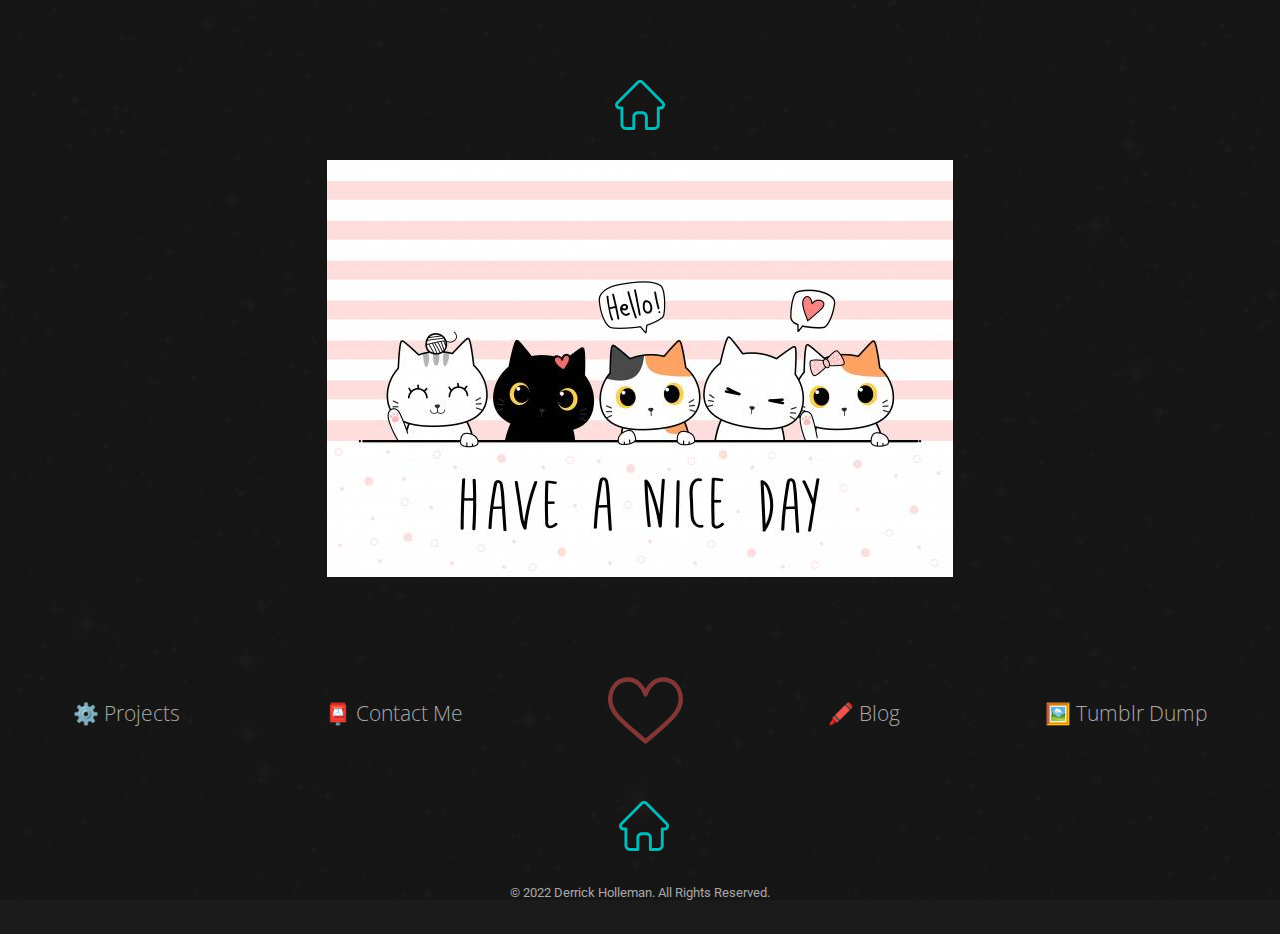
<file: cat.html>
<!DOCTYPE html>
<html lang="en">
<head>
  <meta charset="UTF-8">
  <meta name="viewport" content="width=device-width, initial-scale=1.0">
  <meta name="format-detection" content="telephone=no">
  <meta name="description" content="A picture of a cat saying have a nice day!">
  <meta name="robots" content="noindex, follow" />
  <!--favicon link-->
  <link rel="shortcut icon" type="image/x-icon" href="favicon.ico"/>
  <!-- For external style sheets -->
  <link rel="stylesheet" type="text/css" href="css/cat-media-qs.css">
  <link rel="stylesheet" type="text/css" href="css/cat.css">
  <!--jQuery import link-->
  <script src="https://ajax.googleapis.com/ajax/libs/jquery/3.6.0/jquery.min.js"></script>
  <!--Makes menus on mobile devices responsive to touch (include :hover and :active)-->
  <!-- <script>document.addEventListener("touchstart", function(){}, true);</script> -->
  <!-- For custom fonts -->
  <link rel="preconnect" href="https://fonts.gstatic.com">
  <link href="https://fonts.googleapis.com/css2?family=Open+Sans:wght@300;400;600&family=Roboto:wght@300;400;500;700&display=swap" rel="stylesheet"> 
  <!-- Font awesome stuff -->
  <!-- <link href="fontawesome/css/all.css" rel="stylesheet">
  <script src="https://use.fontawesome.com/b96c1e7f03.js"></script> -->
  <title>Have a nice day!</title>
  <style>

  *, *:before, *:after {
    box-sizing: border-box;
  }
  * {
    margin: 0%;
    padding: 0%;
  }
  html {
    height: 100%;
    scroll-behavior: smooth;
    overflow-x: hidden;
    overflow-y: scroll;
    /* full screen background works for all sizes of screens */
    background: linear-gradient(to right, 
    rgba(23, 22, 22, .98), 
    rgba(23, 22, 22, .98)), url(images/stars-min.jpg) no-repeat center center fixed;
    background-size: cover;
    /* ------------------- */
  }
  body {
    width: 1920px;
    margin: 0 auto;
    max-width: 100%;
    min-height: 100%;
    /* font-family: 'Open Sans', sans-serif; 300 400 600 */
    font-family: 'Roboto', sans-serif; /* 300 400 500 700 */
    overflow-x: hidden;
    font-size: 16px;
    line-height: 1.5;
    /* background-color: rgb(23, 22, 22); */
    transition: .1s; /* transition back into light mode */
  }
  a {
    text-decoration: none;
    color: inherit;
  }
  ul li::marker {
    display: none;
  }
  ul, li {
    list-style: none;
  }
  img {
    max-width: 100%;
    height: auto;
  }

</style>
</head>

<body>
  <div class="container">
    <svg class="home-top" height="50px" viewBox="0 1 511 511.999" width="50px" xmlns="http://www.w3.org/2000/svg" aria-label="Home" role="button">
      <a href="index.html" cursor="pointer" pointer-events="all">
      <path fill="#00ffffb3" d="m498.699219 222.695312c-.015625-.011718-.027344-.027343-.039063-.039062l-208.855468-208.847656c-8.902344-8.90625-20.738282-13.808594-33.328126-13.808594-12.589843 0-24.425781 4.902344-33.332031 13.808594l-208.746093 208.742187c-.070313.070313-.144532.144531-.210938.214844-18.28125 18.386719-18.25 48.21875.089844 66.558594 8.378906 8.382812 19.441406 13.234375 31.273437 13.746093.484375.046876.96875.070313 1.457031.070313h8.320313v153.695313c0 30.417968 24.75 55.164062 55.167969 55.164062h81.710937c8.285157 0 15-6.71875 15-15v-120.5c0-13.878906 11.292969-25.167969 25.171875-25.167969h48.195313c13.878906 0 25.167969 11.289063 25.167969 25.167969v120.5c0 8.28125 6.714843 15 15 15h81.710937c30.421875 0 55.167969-24.746094 55.167969-55.164062v-153.695313h7.71875c12.585937 0 24.421875-4.902344 33.332031-13.8125 18.359375-18.367187 18.367187-48.253906.027344-66.632813zm-21.242188 45.421876c-3.238281 3.238281-7.542969 5.023437-12.117187 5.023437h-22.71875c-8.285156 0-15 6.714844-15 15v168.695313c0 13.875-11.289063 25.164062-25.167969 25.164062h-66.710937v-105.5c0-30.417969-24.746094-55.167969-55.167969-55.167969h-48.195313c-30.421875 0-55.171875 24.75-55.171875 55.167969v105.5h-66.710937c-13.875 0-25.167969-11.289062-25.167969-25.164062v-168.695313c0-8.285156-6.714844-15-15-15h-22.328125c-.234375-.015625-.464844-.027344-.703125-.03125-4.46875-.078125-8.660156-1.851563-11.800781-4.996094-6.679688-6.679687-6.679688-17.550781 0-24.234375.003906 0 .003906-.003906.007812-.007812l.011719-.011719 208.847656-208.839844c3.234375-3.238281 7.535157-5.019531 12.113281-5.019531 4.574219 0 8.875 1.78125 12.113282 5.019531l208.800781 208.796875c.03125.03125.066406.0625.097656.09375 6.644531 6.691406 6.632813 17.539063-.03125 24.207032zm0 0" fill='#a8a8a8' />
      <rect x="0" y="0" width="100%" height="100%" fill="none" /> 
      </a>
    </svg>
    <img src="images/have-a-nice-day-min.jpg" width="626" height="417" alt="cats saying hi" class="cat-photo">
  </div>

  <footer>
    <ul class="nav-ul">
      <li class="item-to-underline"><a href="projects.html" class="hover-text-from-middle">⚙️ Projects</a></li>
      <li class="item-to-underline"><a href="contact.html" class="hover-text-from-middle">📮 Contact Me</a></li>
      <li class="item-to-underline">
          <img src="images/heart.svg" width="75" height="75" class="heart" alt="heart-icon">
    </li>
      <li class="item-to-underline"><a href="blog.html" class="hover-text-from-middle">🖍️ Blog</a></li>
      <li class="item-to-underline"><a href="photos.html" class="hover-text-from-middle">🖼️ Tumblr Dump</a></li>
    </ul>
    <ul class="mobile-nav">
      <li><a href="projects.html">⚙️ Projects</a></li>
      <li><a href="contact.html" class="is-open">📮 Contact Me</a></li>
      <li><a href="blog.html">🖍️ Blog</a></li>
      <li><a href="photos.html">🖼️ Tumblr Dump</a></li>
    </ul>

  <p class="copyright">
    &copy 2022 Derrick Holleman.  All Rights Reserved.
    <svg class="home-bottom" height="50px" viewBox="0 1 511 511.999" width="50px" xmlns="http://www.w3.org/2000/svg" aria-label="Home">
      <a href="index.html" cursor="pointer" pointer-events="all">
      <path fill="#00ffffb3" d="m498.699219 222.695312c-.015625-.011718-.027344-.027343-.039063-.039062l-208.855468-208.847656c-8.902344-8.90625-20.738282-13.808594-33.328126-13.808594-12.589843 0-24.425781 4.902344-33.332031 13.808594l-208.746093 208.742187c-.070313.070313-.144532.144531-.210938.214844-18.28125 18.386719-18.25 48.21875.089844 66.558594 8.378906 8.382812 19.441406 13.234375 31.273437 13.746093.484375.046876.96875.070313 1.457031.070313h8.320313v153.695313c0 30.417968 24.75 55.164062 55.167969 55.164062h81.710937c8.285157 0 15-6.71875 15-15v-120.5c0-13.878906 11.292969-25.167969 25.171875-25.167969h48.195313c13.878906 0 25.167969 11.289063 25.167969 25.167969v120.5c0 8.28125 6.714843 15 15 15h81.710937c30.421875 0 55.167969-24.746094 55.167969-55.164062v-153.695313h7.71875c12.585937 0 24.421875-4.902344 33.332031-13.8125 18.359375-18.367187 18.367187-48.253906.027344-66.632813zm-21.242188 45.421876c-3.238281 3.238281-7.542969 5.023437-12.117187 5.023437h-22.71875c-8.285156 0-15 6.714844-15 15v168.695313c0 13.875-11.289063 25.164062-25.167969 25.164062h-66.710937v-105.5c0-30.417969-24.746094-55.167969-55.167969-55.167969h-48.195313c-30.421875 0-55.171875 24.75-55.171875 55.167969v105.5h-66.710937c-13.875 0-25.167969-11.289062-25.167969-25.164062v-168.695313c0-8.285156-6.714844-15-15-15h-22.328125c-.234375-.015625-.464844-.027344-.703125-.03125-4.46875-.078125-8.660156-1.851563-11.800781-4.996094-6.679688-6.679687-6.679688-17.550781 0-24.234375.003906 0 .003906-.003906.007812-.007812l.011719-.011719 208.847656-208.839844c3.234375-3.238281 7.535157-5.019531 12.113281-5.019531 4.574219 0 8.875 1.78125 12.113282 5.019531l208.800781 208.796875c.03125.03125.066406.0625.097656.09375 6.644531 6.691406 6.632813 17.539063-.03125 24.207032zm0 0" fill='#c55050' />
      <rect x="0" y="0" width="100%" height="100%" fill="none" /> 
      </a>
      </svg>
    </p>
  </footer>
</body>
</html>
</file>
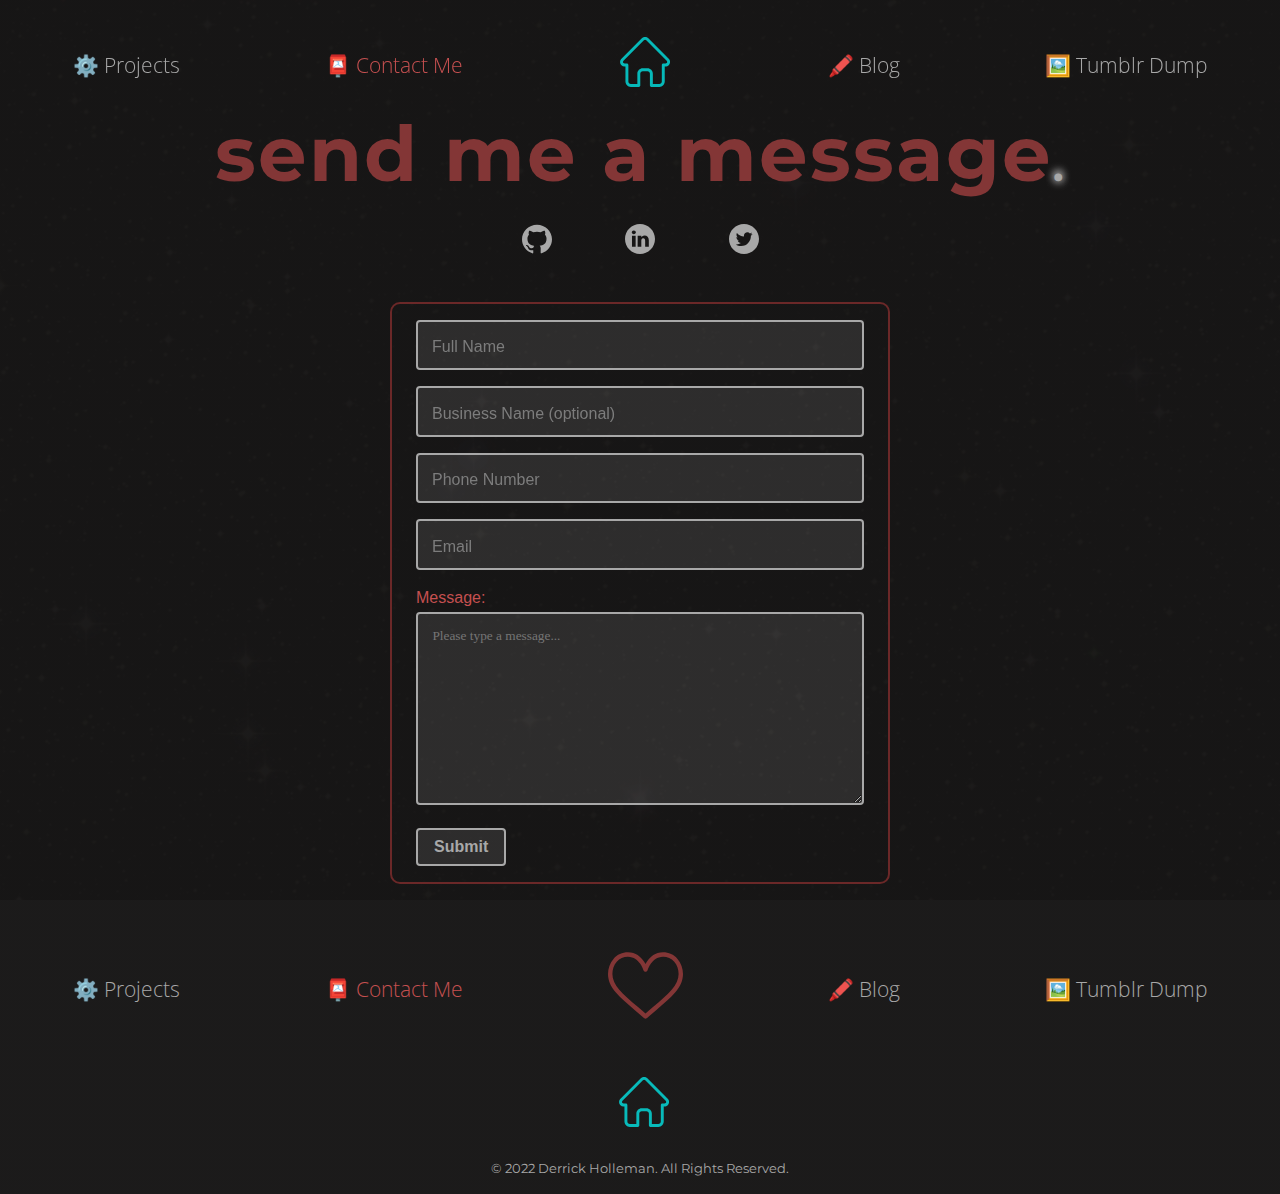
<file: contact.html>
<!DOCTYPE html>
<html lang="en">
<head>
  <meta charset="UTF-8">
  <meta name="viewport" content="width=device-width, initial-scale=1.0, maximum-scale=1.0">
  <meta name="format-detection" content="telephone=no">
  <meta name="description" content="Contact page for Derrick Holleman.  Fill out the contact form to get in contact with me.  You can also find social media links to my Github, LinkedIn and Twitter.">
  <!--favicon link-->
  <link rel="shortcut icon" type="image/x-icon" href="favicon.ico"/>
  <!-- For external style sheets -->
  <link rel="stylesheet" type="text/css" href="css/contact-media-qs.css">
  <link rel="stylesheet" type="text/css" href="css/contact.css">
  <link rel="stylesheet" type="text/css" href="css/hamburger-animation.css">
  <!-- fade in on scroll style sheet -->
  <link rel="stylesheet" href="https://unpkg.com/aos@next/dist/aos.css" />
  <!--jQuery import link-->
  <script src="https://ajax.googleapis.com/ajax/libs/jquery/3.6.0/jquery.min.js"></script>
  <!--Makes menus on mobile devices responsive to touch (include :hover and :active)-->
  <!-- <script>document.addEventListener("touchstart", function(){}, true);</script> -->
  <!-- For custom fonts -->
  <link rel="preconnect" href="https://fonts.gstatic.com">
  <link href="https://fonts.googleapis.com/css2?family=Montserrat:wght@300;400;500;700&family=Open+Sans:wght@300;400;600&display=swap" rel="stylesheet">
  <!-- Font awesome stuff -->
  <!-- <link href="fontawesome/css/all.css" rel="stylesheet">
  <script src="https://use.fontawesome.com/b96c1e7f03.js"></script> -->
  <title>Get in Touch!</title>
  <style>

  *, *:before, *:after {
    box-sizing: border-box;
  }
  * {
    margin: 0%;
    padding: 0%;
  }
  html {
    height: 100%;
    scroll-behavior: smooth;
    overflow-x: hidden;
    overflow-y: scroll;
    /* full screen background works for all sizes of screens */
    background: linear-gradient(to right, 
    rgba(23, 22, 22, .98), 
    rgba(23, 22, 22, .98)), url(images/stars-min.jpg) no-repeat center center fixed;
    background-size: cover;
    /* ------------------- */
  }
  body {
    width: 1920px;
    margin: 0 auto;
    max-width: 100%;
    min-height: 100%;
    /* font-family: 'Open Sans', sans-serif; 300 400 600 */
    font-family: 'Montserrat', sans-serif; /* 300 400 500 700 */
    overflow-x: hidden;
    font-size: 16px;
    line-height: 1.5;
    /* background-color: rgb(23, 22, 22); */
    transition: .1s; /* transition back into light mode */
    position: relative;
    color: white;
  }
  a {
    text-decoration: none;
    color: inherit;
  }
  ul li::marker {
    display: none;
  }
  ul, li {
    list-style: none;
  }
  img {
    max-width: 100%;
    height: auto;
  }
  
</style>
</head>

<body>
  <header>
    <nav class="nav-ul-top" data-aos="fade-down" id="top">
      <ul>
        <li class="item-to-underline"><a href="projects.html" class="hover-text-from-middle"><span aria-hidden="true">⚙️</span> Projects</a></li>
        <li class="item-to-underline is-active-top"><a href="contact.html" class="hover-text-from-middle"><span aria-hidden="true">📮</span> Contact Me</a></li>
        <li class="item-to-underline" role="button" aria-label="Home" alt="Home button">
          <div class="svg-container">
            <svg class="home-top" height="50px" viewBox="0 1 511 511.999" width="50px" xmlns="http://www.w3.org/2000/svg">
            <a href="index.html" cursor="pointer" pointer-events="all">
            <path fill="#00ffffb3" d="m498.699219 222.695312c-.015625-.011718-.027344-.027343-.039063-.039062l-208.855468-208.847656c-8.902344-8.90625-20.738282-13.808594-33.328126-13.808594-12.589843 0-24.425781 4.902344-33.332031 13.808594l-208.746093 208.742187c-.070313.070313-.144532.144531-.210938.214844-18.28125 18.386719-18.25 48.21875.089844 66.558594 8.378906 8.382812 19.441406 13.234375 31.273437 13.746093.484375.046876.96875.070313 1.457031.070313h8.320313v153.695313c0 30.417968 24.75 55.164062 55.167969 55.164062h81.710937c8.285157 0 15-6.71875 15-15v-120.5c0-13.878906 11.292969-25.167969 25.171875-25.167969h48.195313c13.878906 0 25.167969 11.289063 25.167969 25.167969v120.5c0 8.28125 6.714843 15 15 15h81.710937c30.421875 0 55.167969-24.746094 55.167969-55.164062v-153.695313h7.71875c12.585937 0 24.421875-4.902344 33.332031-13.8125 18.359375-18.367187 18.367187-48.253906.027344-66.632813zm-21.242188 45.421876c-3.238281 3.238281-7.542969 5.023437-12.117187 5.023437h-22.71875c-8.285156 0-15 6.714844-15 15v168.695313c0 13.875-11.289063 25.164062-25.167969 25.164062h-66.710937v-105.5c0-30.417969-24.746094-55.167969-55.167969-55.167969h-48.195313c-30.421875 0-55.171875 24.75-55.171875 55.167969v105.5h-66.710937c-13.875 0-25.167969-11.289062-25.167969-25.164062v-168.695313c0-8.285156-6.714844-15-15-15h-22.328125c-.234375-.015625-.464844-.027344-.703125-.03125-4.46875-.078125-8.660156-1.851563-11.800781-4.996094-6.679688-6.679687-6.679688-17.550781 0-24.234375.003906 0 .003906-.003906.007812-.007812l.011719-.011719 208.847656-208.839844c3.234375-3.238281 7.535157-5.019531 12.113281-5.019531 4.574219 0 8.875 1.78125 12.113282 5.019531l208.800781 208.796875c.03125.03125.066406.0625.097656.09375 6.644531 6.691406 6.632813 17.539063-.03125 24.207032zm0 0" fill='#a8a8a8' />
            <rect x="0" y="0" width="100%" height="100%" fill="none" /> 
            </a>
          </svg>
          </div>
        </li>
        <li class="item-to-underline"><a href="blog.html" class="hover-text-from-middle"><span aria-hidden="true">🖍️</span> Blog</a></li>
        <li class="item-to-underline"><a href="photos.html" class="hover-text-from-middle"><span aria-hidden="true">🖼️</span> Tumblr Dump</a></li>
      </ul>
    </nav>
      <!-------------->
      <!--MOBILE NAV-->
      <!-------------->
      <button class="hamburger" aria-label="open the menu" id="top" aria-expanded="false" onclick="ariaToggle()">
        <span></span>
        <span></span>
        <span></span>
      </button> 
      <nav>
        <ul class="mobile-nav">
          <li class="open"><a href="index.html">Home</a></li>
          <li class="open"><a href="projects.html">Projects</a></li>
          <li class="open"><a href="contact.html" class="is-open">Contact Me</a></li>
          <li class="open"><a href="blog.html">Blog</a></li>
          <li class="open"><a href="photos.html">Tumblr Dump</a></li>
        </ul>
      </nav>
      
    <h1 class="title">
        send me a message<span class="period">.</span>
    </h1>

    <div class="social-icons">
          
      <svg class='icon' enable-background="new 0 0 24 24" height="30" viewBox="0 0 24 24" width="30" xmlns="http://www.w3.org/2000/svg" aria-label="click to go to my Git hub" role="button">
        <a href="https://github.com/derrickholleman" target="_blank" cursor="pointer" pointer-events="all">
        <path d="m12 .5c-6.63 0-12 5.28-12 11.792 0 5.211 3.438 9.63 8.205 11.188.6.111.82-.254.82-.567 0-.28-.01-1.022-.015-2.005-3.338.711-4.042-1.582-4.042-1.582-.546-1.361-1.335-1.725-1.335-1.725-1.087-.731.084-.716.084-.716 1.205.082 1.838 1.215 1.838 1.215 1.07 1.803 2.809 1.282 3.495.981.108-.763.417-1.282.76-1.577-2.665-.295-5.466-1.309-5.466-5.827 0-1.287.465-2.339 1.235-3.164-.135-.298-.54-1.497.105-3.121 0 0 1.005-.316 3.3 1.209.96-.262 1.98-.392 3-.398 1.02.006 2.04.136 3 .398 2.28-1.525 3.285-1.209 3.285-1.209.645 1.624.24 2.823.12 3.121.765.825 1.23 1.877 1.23 3.164 0 4.53-2.805 5.527-5.475 5.817.42.354.81 1.077.81 2.182 0 1.578-.015 2.846-.015 3.229 0 .309.21.678.825.56 4.801-1.548 8.236-5.97 8.236-11.173 0-6.512-5.373-11.792-12-11.792z" fill="#a8a8a8"/>
        <rect x="0" y="0" width="100%" height="100%" fill="none" />
        </a>
      </svg>

      <svg class='icon' height="30px" viewBox="0 0 512 512" width="30px" xmlns="http://www.w3.org/2000/svg">
        <a href="https://www.linkedin.com/in/derrickholleman/" target="_blank" cursor="pointer" pointer-events="all" aria-label="click to go to my LinkedIn" role="button">
        <path d="m256 0c-141.363281 0-256 114.636719-256 256s114.636719 256 256 256 256-114.636719 256-256-114.636719-256-256-256zm-74.390625 387h-62.347656v-187.574219h62.347656zm-31.171875-213.1875h-.40625c-20.921875 0-34.453125-14.402344-34.453125-32.402344 0-18.40625 13.945313-32.410156 35.273437-32.410156 21.328126 0 34.453126 14.003906 34.859376 32.410156 0 18-13.53125 32.402344-35.273438 32.402344zm255.984375 213.1875h-62.339844v-100.347656c0-25.21875-9.027343-42.417969-31.585937-42.417969-17.222656 0-27.480469 11.601563-31.988282 22.800781-1.648437 4.007813-2.050781 9.609375-2.050781 15.214844v104.75h-62.34375s.816407-169.976562 0-187.574219h62.34375v26.558594c8.285157-12.78125 23.109375-30.960937 56.1875-30.960937 41.019531 0 71.777344 26.808593 71.777344 84.421874zm0 0" fill="#a8a8a8" />
        <rect x="0" y="0" width="100%" height="100%" fill="none" />
        </a>
      </svg>

      <svg class='icon' height="30px" viewBox="0 0 512 512" width="30px" xmlns="http://www.w3.org/2000/svg">
        <a href="https://twitter.com/derrickholleman" target="_blank" cursor="pointer" pointer-events="all" aria-label="click to go to my Twitter" role="button">
        <path d="m256 0c-141.363281 0-256 114.636719-256 256s114.636719 256 256 256 256-114.636719 256-256-114.636719-256-256-256zm116.886719 199.601562c.113281 2.519532.167969 5.050782.167969 7.59375 0 77.644532-59.101563 167.179688-167.183594 167.183594h.003906-.003906c-33.183594 0-64.0625-9.726562-90.066406-26.394531 4.597656.542969 9.277343.8125 14.015624.8125 27.53125 0 52.867188-9.390625 72.980469-25.152344-25.722656-.476562-47.410156-17.464843-54.894531-40.8125 3.582031.6875 7.265625 1.0625 11.042969 1.0625 5.363281 0 10.558593-.722656 15.496093-2.070312-26.886718-5.382813-47.140624-29.144531-47.140624-57.597657 0-.265624 0-.503906.007812-.75 7.917969 4.402344 16.972656 7.050782 26.613281 7.347657-15.777343-10.527344-26.148437-28.523438-26.148437-48.910157 0-10.765624 2.910156-20.851562 7.957031-29.535156 28.976563 35.554688 72.28125 58.9375 121.117187 61.394532-1.007812-4.304688-1.527343-8.789063-1.527343-13.398438 0-32.4375 26.316406-58.753906 58.765625-58.753906 16.902344 0 32.167968 7.144531 42.890625 18.566406 13.386719-2.640625 25.957031-7.53125 37.3125-14.261719-4.394531 13.714844-13.707031 25.222657-25.839844 32.5 11.886719-1.421875 23.214844-4.574219 33.742187-9.253906-7.863281 11.785156-17.835937 22.136719-29.308593 30.429687zm0 0" fill="#a8a8a8" />
        <rect x="0" y="0" width="100%" height="100%" fill="none" />
        </a>
      </svg>
    </div>
  </header>

  <section>
    <form class='contact-form' name='Contact Form' data-netlify="true" method="POST">
   
        <div class='form-field'>
          <input type='text' name='full-name' placeholder='Full Name' required class="floating__input">
          <label for='full-name' class="floating__label" data-content="Full Name"><span class="hidden--visually">
            Full Name</span></label>
        </div>

        <div class='form-field'>
          <input type='text' name='business-name' placeholder='Business Name' class="floating__input">
          <label for='business-name' class="floating__label" data-content="Business Name (optional)"><span class="hidden--visually">
            Business Name</span></label>
        </div>
        
        <div class='form-field'>
          <input type="tel" name='phone' placeholder='Phone Number' required class="floating__input">
          <label for='phone' class="floating__label" data-content="Phone Number"><span class="hidden--visually">
            Phone Number</span></label>
        </div>
       
        <div class='form-field'>
          <input type='email' name='email' placeholder='Email' required class="floating__input">
          <label for='email' class="floating__label" data-content="Email"><span class="hidden--visually">
            Email</span></label>
        </div>
      
        <div class='form-field'>
          <label for='message'>Message:</label>
          <textarea rows='10' name='message' placeholder='Please type a message...' required></textarea>
        </div>
      
        <button type="submit" value="Submit">Submit</button>
        <!--DONT FORGET THIS PART-->
        <input type="hidden" name="Contact Form" value="new submission">
        <!-- value is the secondary name of the form -->
        <!--DONT FORGET THIS PART-->
    </form>
  </section>

      <footer>
        <ul class="nav-ul">
          <li class="item-to-underline"><a href="projects.html" class="hover-text-from-middle"><span aria-hidden="true">⚙️</span> Projects</a></li>
          <li class="item-to-underline"><a href="#top" class="hover-text-from-middle is-open"><span aria-hidden="true">📮</span> Contact Me</a></li>
          <li>
            <a href="cat.html">
              <img src="images/heart.svg" width="75" height="75" class="heart" alt="heart icon" aria-label="click on the heart to see a cat picture">
            </a>
          </li>
          <li class="item-to-underline"><a href="blog.html" class="hover-text-from-middle"><span aria-hidden="true">🖍️</span> Blog</a></li>
          <li class="item-to-underline"><a href="photos.html" class="hover-text-from-middle"><span aria-hidden="true">🖼️</span> Tumblr Dump</a></li>
        </ul>

        <ul class="footer-mobile-nav">
          <li><a href="projects.html">⚙️ Projects</a></li>
          <li><a href="#top" class="is-open">📮 Contact Me</a></li>
          <li><a href="blog.html">🖍️ Blog</a></li>
          <li><a href="photos.html">🖼️ Tumblr Dump</a></li>
        </ul>

        <p class="copyright">
          &copy 2022 Derrick Holleman.  All Rights Reserved.
          <svg class="home-bottom" height="50px" viewBox="0 1 511 511.999" width="50px" xmlns="http://www.w3.org/2000/svg" aria-label="Home" role="button">
            <a href="index.html" cursor="pointer" pointer-events="all">
            <path fill="#00ffffb3" d="m498.699219 222.695312c-.015625-.011718-.027344-.027343-.039063-.039062l-208.855468-208.847656c-8.902344-8.90625-20.738282-13.808594-33.328126-13.808594-12.589843 0-24.425781 4.902344-33.332031 13.808594l-208.746093 208.742187c-.070313.070313-.144532.144531-.210938.214844-18.28125 18.386719-18.25 48.21875.089844 66.558594 8.378906 8.382812 19.441406 13.234375 31.273437 13.746093.484375.046876.96875.070313 1.457031.070313h8.320313v153.695313c0 30.417968 24.75 55.164062 55.167969 55.164062h81.710937c8.285157 0 15-6.71875 15-15v-120.5c0-13.878906 11.292969-25.167969 25.171875-25.167969h48.195313c13.878906 0 25.167969 11.289063 25.167969 25.167969v120.5c0 8.28125 6.714843 15 15 15h81.710937c30.421875 0 55.167969-24.746094 55.167969-55.164062v-153.695313h7.71875c12.585937 0 24.421875-4.902344 33.332031-13.8125 18.359375-18.367187 18.367187-48.253906.027344-66.632813zm-21.242188 45.421876c-3.238281 3.238281-7.542969 5.023437-12.117187 5.023437h-22.71875c-8.285156 0-15 6.714844-15 15v168.695313c0 13.875-11.289063 25.164062-25.167969 25.164062h-66.710937v-105.5c0-30.417969-24.746094-55.167969-55.167969-55.167969h-48.195313c-30.421875 0-55.171875 24.75-55.171875 55.167969v105.5h-66.710937c-13.875 0-25.167969-11.289062-25.167969-25.164062v-168.695313c0-8.285156-6.714844-15-15-15h-22.328125c-.234375-.015625-.464844-.027344-.703125-.03125-4.46875-.078125-8.660156-1.851563-11.800781-4.996094-6.679688-6.679687-6.679688-17.550781 0-24.234375.003906 0 .003906-.003906.007812-.007812l.011719-.011719 208.847656-208.839844c3.234375-3.238281 7.535157-5.019531 12.113281-5.019531 4.574219 0 8.875 1.78125 12.113282 5.019531l208.800781 208.796875c.03125.03125.066406.0625.097656.09375 6.644531 6.691406 6.632813 17.539063-.03125 24.207032zm0 0" fill='#c55050' />
            <rect x="0" y="0" width="100%" height="100%" fill="none" /> 
            </a>
          </svg>
        </p>
      </footer>

    <script src="js/hamburger.js"></script>
     <!--FADE IN ON SCROLL SCRIPT-->
     <script src="https://unpkg.com/aos@2.3.1/dist/aos.js"></script>
     <script>
      AOS.init();
    
      AOS.init({
    
      // Settings that can be overridden on per-element basis, by `data-aos-*` attributes:
      offset: 120, // offset (in px) from the original trigger point
      delay: 0, // values from 0 to 3000, with step 50ms
      duration: 900, // values from 0 to 3000, with step 50ms
      easing: 'ease-in-out', // default easing for AOS animations
      once: true, // whether animation should happen only once - while scrolling down
      mirror: false, // whether elements should animate out while scrolling past them
      anchorPlacement: 'top-bottom', // defines which position of the element regarding to window should trigger the animation
      });
    </script>

    <!--smooth scroll-->
    <script>
      $('a[href*="#"]').on('click', function (e) {
      e.preventDefault()
    
      $('html, body').animate(
        {
          scrollTop: $($(this).attr('href')).offset().top,
        },
        400, // scroll speed in ms //
        'linear'
      )
    })
    </script>
</body>
</html>
</file>
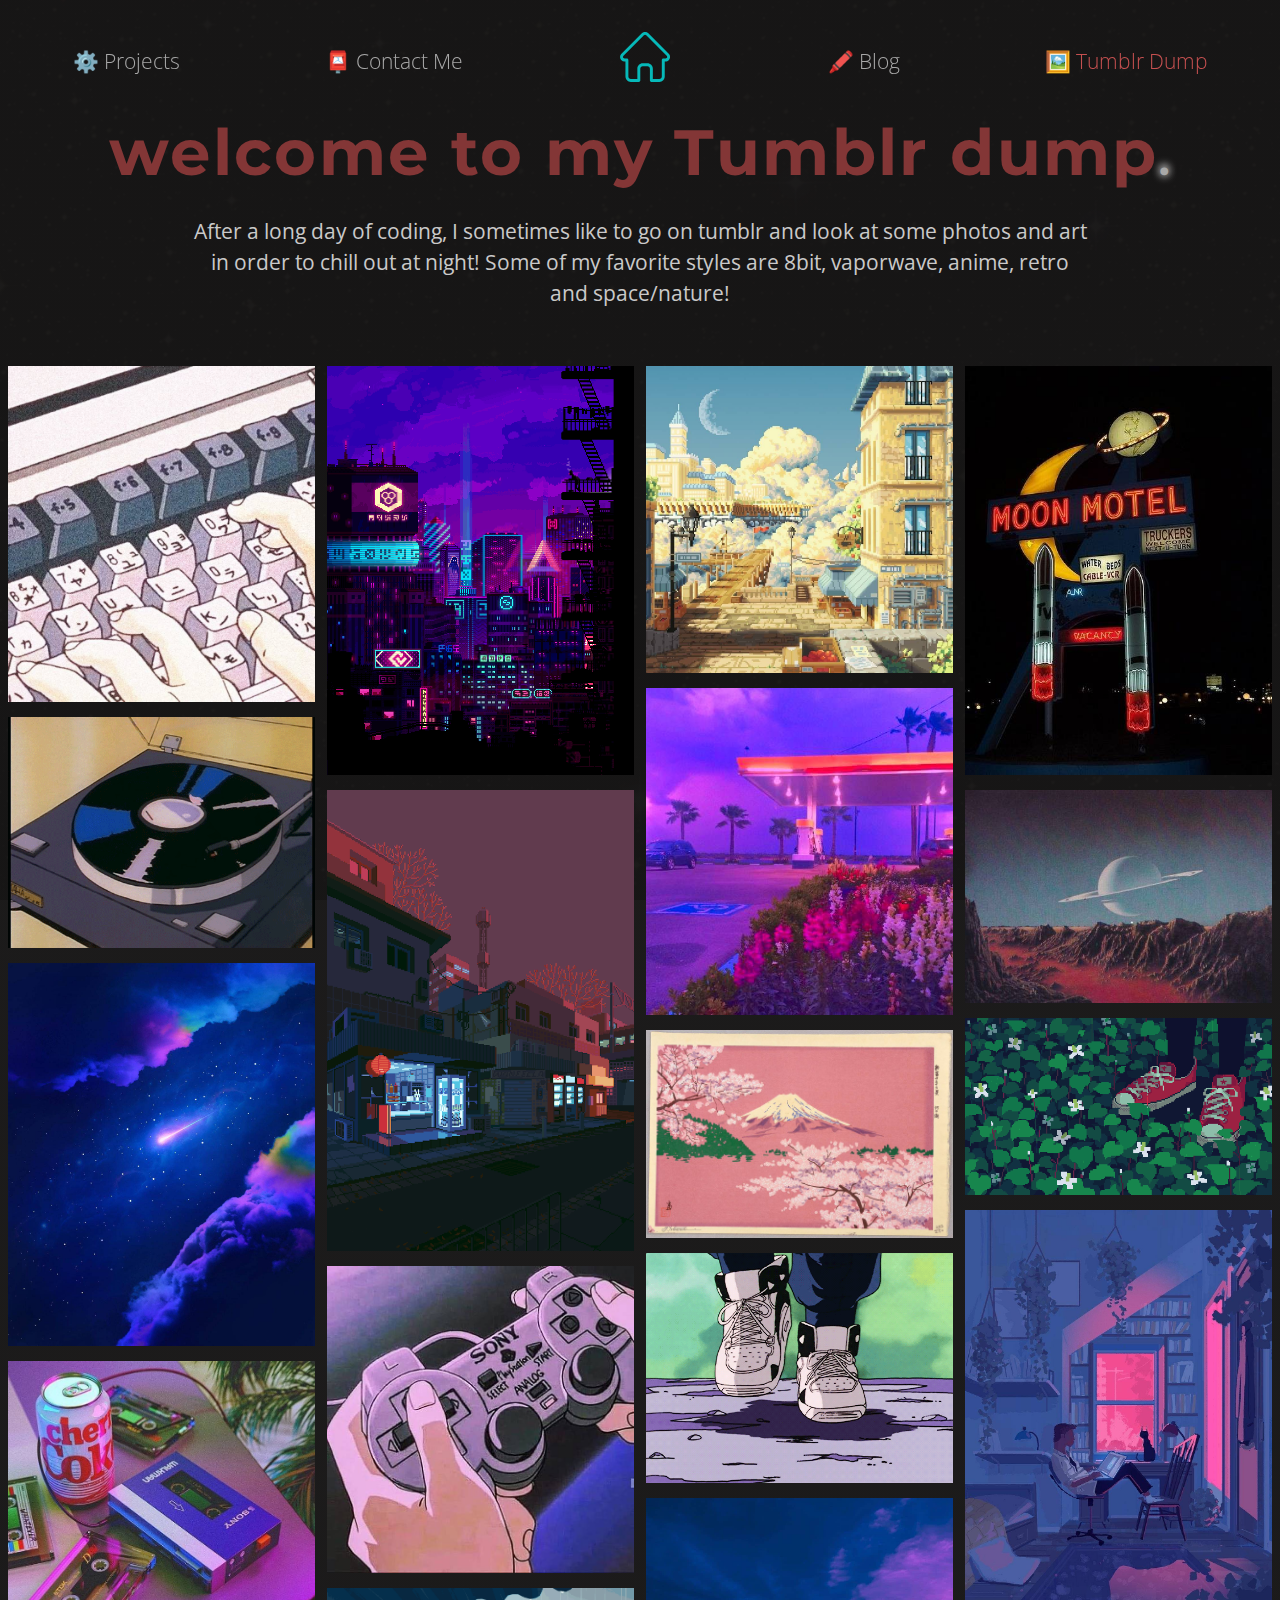
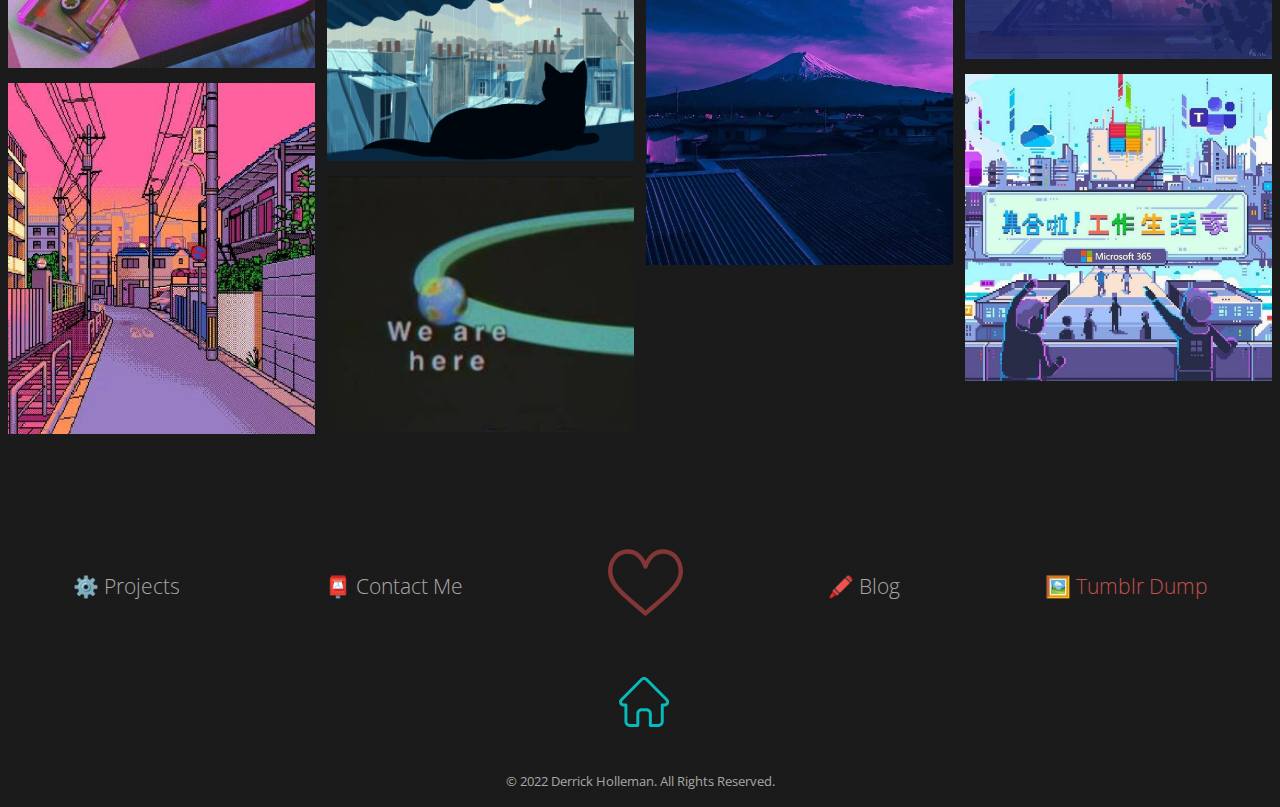
<file: photos.html>
<!DOCTYPE html>
<html lang="en">
<head>
  <meta charset="UTF-8">
  <meta name="viewport" content="width=device-width, initial-scale=1.0">
  <meta name="format-detection" content="telephone=no">
  <meta name="description" content="A page full of my favorite art and photos from Tumblr">
  <meta name="robots" content="noindex, follow" />
  <!--favicon link-->
  <link rel="shortcut icon" type="image/x-icon" href="favicon.ico"/>
  <!-- For external style sheets -->
  <link rel="stylesheet" type="text/css" href="css/photos.css">
  <link rel="stylesheet" type="text/css" href="css/photos-media-qs.css">
  <link rel="stylesheet" type="text/css" href="css/hamburger-animation.css">
  <!-- fade in on scroll style sheet -->
  <link rel="stylesheet" href="https://unpkg.com/aos@next/dist/aos.css" />
  <!--jQuery import link-->
  <script src="https://ajax.googleapis.com/ajax/libs/jquery/3.6.0/jquery.min.js"></script>
  <!--Custom fonts-->
  <link rel="preconnect" href="https://fonts.gstatic.com">
  <link href="https://fonts.googleapis.com/css2?family=Montserrat:wght@300;400;500;700&family=Open+Sans:wght@300;400;600&display=swap" rel="stylesheet">
  <title>My Tumblr art corner, lets get cozy</title>
  <style>

  *, *:before, *:after {
    box-sizing: border-box;
  }
  * {
    margin: 0%;
    padding: 0%;
  }
  html {
    height: 100%;
    scroll-behavior: smooth;
    overflow-x: hidden;
    overflow-y: scroll;
    /* full screen background works for all sizes of screens */
    background: linear-gradient(to right, 
    rgba(23, 22, 22, .98), 
    rgba(23, 22, 22, .98)), url(images/stars-min.jpg) no-repeat center center fixed;
    background-size: cover;
    /* ------------------- */
  }
  body {
    width: 1920px;
    margin: 0 auto;
    max-width: 100%;
    min-height: 100%;
    font-family: 'Montserrat', sans-serif; /* 300 400 500 700 */
    overflow-x: hidden;
    font-size: 16px;
    line-height: 1.5;
    /* background-color: rgb(23, 22, 22); */
    transition: .1s; /* transition back into light mode */
    position: relative;
    color: white;
  }
  a {
    text-decoration: none;
    color: inherit;
  }
  ul li::marker {
    display: none;
  }
  ul, li {
    list-style: none;
  }
  img {
    max-width: 100%;
    height: auto;
    color: rgb(168, 168, 168);
  }
  
</style>
</head>

<body>
<!---------------->
<!--HEADER START-->
<!---------------->
  <header>
    <div class="container">

      <nav class="nav-ul-top" data-aos="fade-down" id="top">
        <ul>
          <li class="item-to-underline"><a href="projects.html" class="hover-text-from-middle"><span aria-hidden="true">⚙️</span> Projects</a></li>
          <li class="item-to-underline"><a href="contact.html" class="hover-text-from-middle"><span aria-hidden="true">📮</span> Contact Me</a></li>
          <li class="item-to-underline" role="button" aria-label="Home">
            <div class="svg-container">
              <svg class="home-top" height="50px" viewBox="0 1 511 511.999" width="50px" xmlns="http://www.w3.org/2000/svg">
              <a href="index.html" cursor="pointer" pointer-events="all">
              <path fill="#00ffffb3" d="m498.699219 222.695312c-.015625-.011718-.027344-.027343-.039063-.039062l-208.855468-208.847656c-8.902344-8.90625-20.738282-13.808594-33.328126-13.808594-12.589843 0-24.425781 4.902344-33.332031 13.808594l-208.746093 208.742187c-.070313.070313-.144532.144531-.210938.214844-18.28125 18.386719-18.25 48.21875.089844 66.558594 8.378906 8.382812 19.441406 13.234375 31.273437 13.746093.484375.046876.96875.070313 1.457031.070313h8.320313v153.695313c0 30.417968 24.75 55.164062 55.167969 55.164062h81.710937c8.285157 0 15-6.71875 15-15v-120.5c0-13.878906 11.292969-25.167969 25.171875-25.167969h48.195313c13.878906 0 25.167969 11.289063 25.167969 25.167969v120.5c0 8.28125 6.714843 15 15 15h81.710937c30.421875 0 55.167969-24.746094 55.167969-55.164062v-153.695313h7.71875c12.585937 0 24.421875-4.902344 33.332031-13.8125 18.359375-18.367187 18.367187-48.253906.027344-66.632813zm-21.242188 45.421876c-3.238281 3.238281-7.542969 5.023437-12.117187 5.023437h-22.71875c-8.285156 0-15 6.714844-15 15v168.695313c0 13.875-11.289063 25.164062-25.167969 25.164062h-66.710937v-105.5c0-30.417969-24.746094-55.167969-55.167969-55.167969h-48.195313c-30.421875 0-55.171875 24.75-55.171875 55.167969v105.5h-66.710937c-13.875 0-25.167969-11.289062-25.167969-25.164062v-168.695313c0-8.285156-6.714844-15-15-15h-22.328125c-.234375-.015625-.464844-.027344-.703125-.03125-4.46875-.078125-8.660156-1.851563-11.800781-4.996094-6.679688-6.679687-6.679688-17.550781 0-24.234375.003906 0 .003906-.003906.007812-.007812l.011719-.011719 208.847656-208.839844c3.234375-3.238281 7.535157-5.019531 12.113281-5.019531 4.574219 0 8.875 1.78125 12.113282 5.019531l208.800781 208.796875c.03125.03125.066406.0625.097656.09375 6.644531 6.691406 6.632813 17.539063-.03125 24.207032zm0 0" fill='#a8a8a8' />
              <rect x="0" y="0" width="100%" height="100%" fill="none" /> 
              </a>
            </svg>
            </div>
          </li>
          <li class="item-to-underline"><a href="blog.html" class="hover-text-from-middle"><span aria-hidden="true">🖍️</span> Blog</a></li>
          <li class="item-to-underline is-active-top"><a href="photos.html" class="hover-text-from-middle"><span aria-hidden="true">🖼️</span> Tumblr Dump</a></li>
        </ul>
      </nav>
        <!-------------->
        <!--MOBILE NAV-->
        <!-------------->
        <button class="hamburger" aria-label="open the menu" id="top" aria-expanded="false" onclick="ariaToggle()">
          <span></span>
          <span></span>
          <span></span>
        </button> 
        <nav>
        <ul class="mobile-nav">
          <li class="open"><a href="index.html">Home</a></li>
          <li class="open"><a href="projects.html">Projects</a></li>
          <li class="open"><a href="contact.html">Contact Me</a></li>
          <li class="open"><a href="blog.html">Blog</a></li>
          <li class="open"><a href="photos.html" class="is-open">Tumblr Dump</a></li>
        </ul>
      </nav>

        <h1 class="page-title">
          welcome to my Tumblr dump<span class="period">.</span>
        </h1>
        <p>
          After a long day of coding, I sometimes like to go on tumblr and look at some photos and art in order to chill out at night!  Some of my favorite styles are 8bit, vaporwave, anime, retro and space/nature!
        </p>
      </header>

      <section>
        <div class="photo-display">
  
          <div class="photo-column">
            <img src="images/keyboard-min.jpg" width="720" height="789" data-tilt="" data-tilt-glare="true" data-tilt-max-glare=".2" 
            data-tilt-scale="0.95" data-tilt-perspective="500" data-tilt-speed="500" reset="true" alt="keyboard">
            <img src="images/record-player.webp" width="500" height="375" data-tilt="" data-tilt-glare="true" data-tilt-max-glare=".2" 
            data-tilt-scale="0.95" data-tilt-perspective="500" data-tilt-speed="500" reset="true" alt="record player">
            <img src="images/shooting-star-min.jpg" width="1080" height="1349" data-tilt="" data-tilt-glare="true" data-tilt-max-glare=".2" 
            data-tilt-scale="0.95" data-tilt-perspective="500" data-tilt-speed="500" reset="true" alt="shooting star">
            <img src="images/retro-items-min.jpg" width="713" height="713" data-tilt="" data-tilt-glare="true" data-tilt-max-glare=".2" 
            data-tilt-scale="0.95" data-tilt-perspective="500" data-tilt-speed="500" reset="true" alt="retro items">
            <img src="images/pixel-street-min.jpg" width="500" height="570" data-tilt="" data-tilt-glare="true" data-tilt-max-glare=".2" 
            data-tilt-scale="0.95" data-tilt-perspective="500" data-tilt-speed="500" reset="true" alt="pixel art neighborhood">
          </div>
  
          <div class="photo-column">
            <img src="images/city.webp" width="1200" height="1600" data-tilt="" data-tilt-glare="true" data-tilt-max-glare=".2" 
            data-tilt-scale="0.95" data-tilt-perspective="500" data-tilt-speed="500" reset="true" alt="city">
            <img src="images/store.webp" width="500" height="750" data-tilt="" data-tilt-glare="true" data-tilt-max-glare=".2" 
            data-tilt-scale="0.95" data-tilt-perspective="500" data-tilt-speed="500" reset="true" alt="store">
            <img src="images/controller.jpg" width="639" height="639" data-tilt="" data-tilt-glare="true" data-tilt-max-glare=".2" 
            data-tilt-scale="0.95" data-tilt-perspective="500" data-tilt-speed="500" reset="true" alt="game controller">
            <img src="images/cat-rain.webp" width="711" height="400" data-tilt="" data-tilt-glare="true" data-tilt-max-glare=".2" 
            data-tilt-scale="0.95" data-tilt-perspective="500" data-tilt-speed="500" reset="true" alt="cat staring at rain">
            <img src="images/earth-min.jpg" width="300" height="250" data-tilt="" data-tilt-glare="true" data-tilt-max-glare=".2" 
            data-tilt-scale="0.95" data-tilt-perspective="500" data-tilt-speed="500" reset="true" alt="earth">
          </div>
  
          <div class="photo-column">
            <img src="images/cloud-city-min.jpg" width="1080" height="1080" data-tilt="" data-tilt-glare="true" data-tilt-max-glare=".2" 
            data-tilt-scale="0.95" data-tilt-perspective="500" data-tilt-speed="500" reset="true" alt="cloud city">
            <img src="images/gas-station-min.jpg" width="2048" height="1366" data-tilt="" data-tilt-glare="true" data-tilt-max-glare=".2" 
            data-tilt-scale="0.95" data-tilt-perspective="500" data-tilt-speed="500" reset="true" alt="gas station">
            <img src="images/mountain-pink-min.jpg" width="1280" height="864" data-tilt="" data-tilt-glare="true" data-tilt-max-glare=".2" 
            data-tilt-scale="0.95" data-tilt-perspective="500" data-tilt-speed="500" reset="true" alt="pink mountain">
            <img src="images/shoes.webp" width="540" height="405" data-tilt="" data-tilt-glare="true" data-tilt-max-glare=".2" 
            data-tilt-scale="0.95" data-tilt-perspective="500" data-tilt-speed="500" reset="true" alt="shoes">
            <img src="images/mt-fuji-min.jpg" width="1080" height="1289" data-tilt="" data-tilt-glare="true" data-tilt-max-glare=".2" 
            data-tilt-scale="0.95" data-tilt-perspective="500" data-tilt-speed="500" reset="true" alt="mount fuji">
          </div>
  
          <div class="photo-column">
            <img src="images/moon-motel-min.jpg" width="480" height="640" data-tilt="" data-tilt-glare="true" data-tilt-max-glare=".2" 
            data-tilt-scale="0.95" data-tilt-perspective="500" data-tilt-speed="500" reset="true" alt="moon motel">
            <img src="images/saturn-min.jpg" width="540" height="375" data-tilt="" data-tilt-glare="true" data-tilt-max-glare=".2" 
            data-tilt-scale="0.95" data-tilt-perspective="500" data-tilt-speed="500" reset="true" alt="saturn">
            <img src="images/rainy-forest.webp" width="500" height="288" data-tilt="" data-tilt-glare="true" data-tilt-max-glare=".2" 
            data-tilt-scale="0.95" data-tilt-perspective="500" data-tilt-speed="500" reset="true" alt="rainy forest">
            <img src="images/chillin-with-cat-min.jpg" width="970" height="1417" data-tilt="" data-tilt-glare="true" data-tilt-max-glare=".2" 
            data-tilt-scale="0.95" data-tilt-perspective="500" data-tilt-speed="500" reset="true" alt="chillin with a cat">
            <img src="images/microsoft-365-min.jpg" width="1080" height="1080" data-tilt="" data-tilt-glare="true" data-tilt-max-glare=".2" 
            data-tilt-scale="0.95" data-tilt-perspective="500" data-tilt-speed="500" reset="true" alt="microsoft 365">
          </div> 
        </div>
      </section>

      <footer>
        <nav>
          <ul class="nav-ul">
            <li class="item-to-underline"><a href="projects.html" class="hover-text-from-middle"><span aria-hidden="true">⚙️</span> Projects</a></li>
            <li class="item-to-underline"><a href="contact.html" class="hover-text-from-middle"><span aria-hidden="true">📮</span> Contact Me</a></li>
            <li>
              <a href="cat.html">
                <img src="images/heart.svg" width="75" height="75" class="heart" alt="heart icon" aria-label="click on the heart to see a cat picture">
              </a>
            </li>
            <li class="item-to-underline"><a href="blog.html" class="hover-text-from-middle"><span aria-hidden="true">🖍️</span> Blog</a></li>
            <li class="item-to-underline"><a href="#top" class="hover-text-from-middle is-open"><span aria-hidden="true">🖼️</span> Tumblr Dump</a></li>
          </ul>

          <ul class="footer-mobile-nav">
            <li><a href="projects.html">⚙️ Projects</a></li>
            <li><a href="contact.html">📮 Contact Me</a></li>
            <li><a href="blog.html">🖍️ Blog</a></li>
            <li><a href="#top" class="is-open">🖼️ Tumblr Dump</a></li>
          </ul>
        </nav>

        <svg class="home-bottom" height="50px" viewBox="0 1 511 511.999" width="50px" xmlns="http://www.w3.org/2000/svg" aria-label="Home" role="button">
          <a href="index.html" cursor="pointer" pointer-events="all">
          <path fill="#00ffffb3" d="m498.699219 222.695312c-.015625-.011718-.027344-.027343-.039063-.039062l-208.855468-208.847656c-8.902344-8.90625-20.738282-13.808594-33.328126-13.808594-12.589843 0-24.425781 4.902344-33.332031 13.808594l-208.746093 208.742187c-.070313.070313-.144532.144531-.210938.214844-18.28125 18.386719-18.25 48.21875.089844 66.558594 8.378906 8.382812 19.441406 13.234375 31.273437 13.746093.484375.046876.96875.070313 1.457030.9570313h8.320313v153.695313c0 30.417968 24.75 55.164062 55.167969 55.164062h81.710937c8.285157 0 15-6.71875 15-15v-120.5c0-13.878906 11.292969-25.167969 25.171875-25.167969h48.195313c13.878906 0 25.167969 11.289063 25.167969 25.167969v120.5c0 8.28125 6.714843 15 15 15h81.710937c30.421875 0 55.167969-24.746094 55.167969-55.164062v-153.695313h7.71875c12.585937 0 24.421875-4.902344 33.332031-13.8125 18.359375-18.367187 18.367187-48.253906.027344-66.632813zm-21.242188 45.421876c-3.238281 3.238281-7.542969 5.023437-12.117187 5.023437h-22.71875c-8.285156 0-15 6.714844-15 15v168.695313c0 13.875-11.289063 25.164062-25.167969 25.164062h-66.710937v-105.5c0-30.417969-24.746094-55.167969-55.167969-55.167969h-48.195313c-30.421875 0-55.171875 24.75-55.171875 55.167969v105.5h-66.710937c-13.875 0-25.167969-11.289062-25.167969-25.164062v-168.695313c0-8.285156-6.714844-15-15-15h-22.328125c-.234375-.015625-.464844-.027344-.703125-.03125-4.46875-.078125-8.660156-1.851563-11.800781-4.996094-6.679688-6.679687-6.679688-17.550781 0-24.234375.003906 0 .003906-.003906.007812-.007812l.011719-.011719 208.847656-208.839844c3.234375-3.238281 7.535157-5.019531 12.113281-5.019531 4.574219 0 8.875 1.78125 12.113282 5.019531l208.800781 208.796875c.03125.03125.066406.0625.097656.09375 6.644531 6.691406 6.632813 17.539063-.03125 24.207032zm0 0" fill='#c55050' />
          <rect x="0" y="0" width="100%" height="100%" fill="none" /> 
          </a>
        </svg>


          <p class="copyright">
            &copy 2022 Derrick Holleman.  All Rights Reserved.
          </p>
      </footer>
    </div>
  
 <!-- For JS Scripts -->
 <script src="js/hamburger.js"></script>
 <script src="js/vanilla-tilt.js"></script>
  <!--FADE IN ON SCROLL SCRIPT-->
  <script src="https://unpkg.com/aos@2.3.1/dist/aos.js"></script>
  <script>
    AOS.init();

    AOS.init({

  // Settings that can be overridden on per-element basis, by `data-aos-*` attributes:
  offset: 120, // offset (in px) from the original trigger point
  delay: 0, // values from 0 to 3000, with step 50ms
  duration: 1000, // values from 0 to 3000, with step 50ms
  easing: 'ease-in-out-cubic', // default easing for AOS animations
  once: true, // whether animation should happen only once - while scrolling down
  mirror: false, // whether elements should animate out while scrolling past them
  anchorPlacement: 'top-bottom', // defines which position of the element regarding to window should trigger the animation
  });
  </script>

  <!--smooth scroll-->
  <script>
    $('a[href*="#"]').on('click', function (e) {
    e.preventDefault()
  
    $('html, body').animate(
      {
        scrollTop: $($(this).attr('href')).offset().top,
      },
      400, // scroll speed in ms //
      'linear'
    )
  })
  </script>
</body>
</html>
</file>
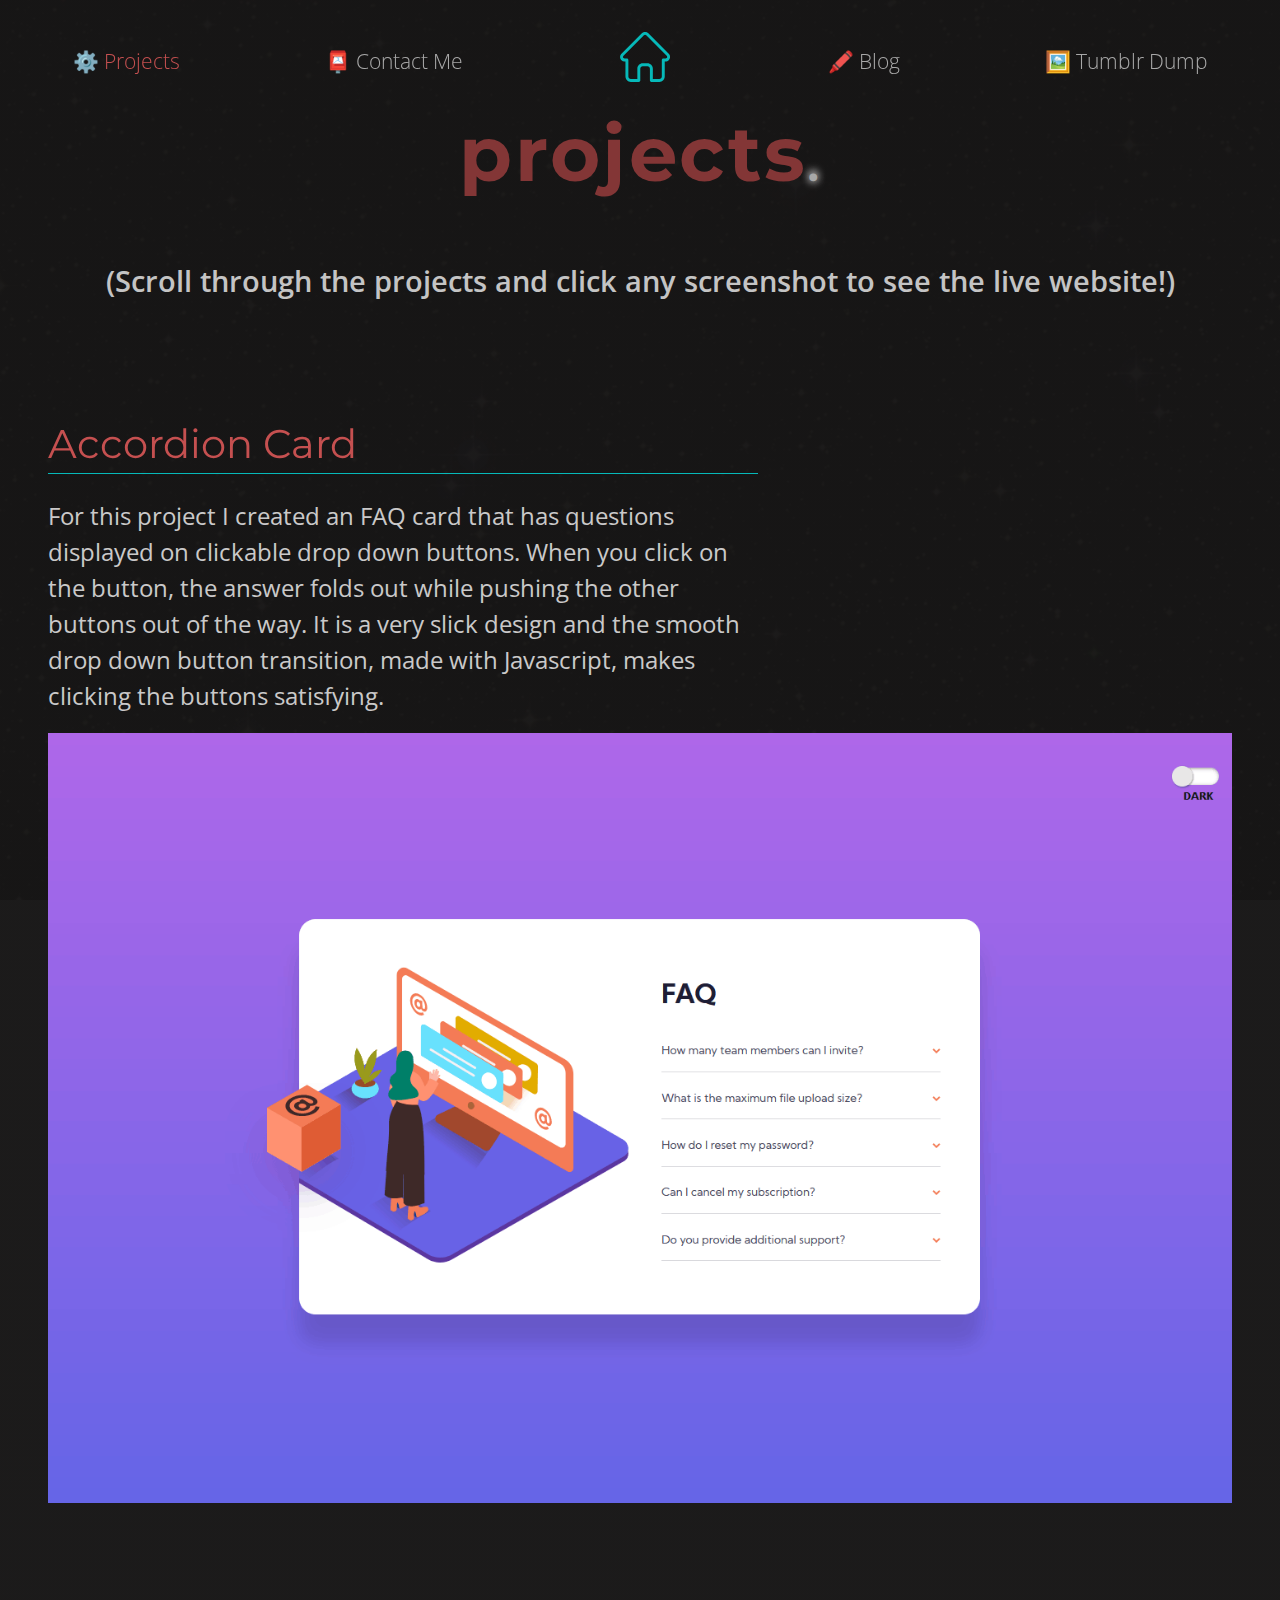
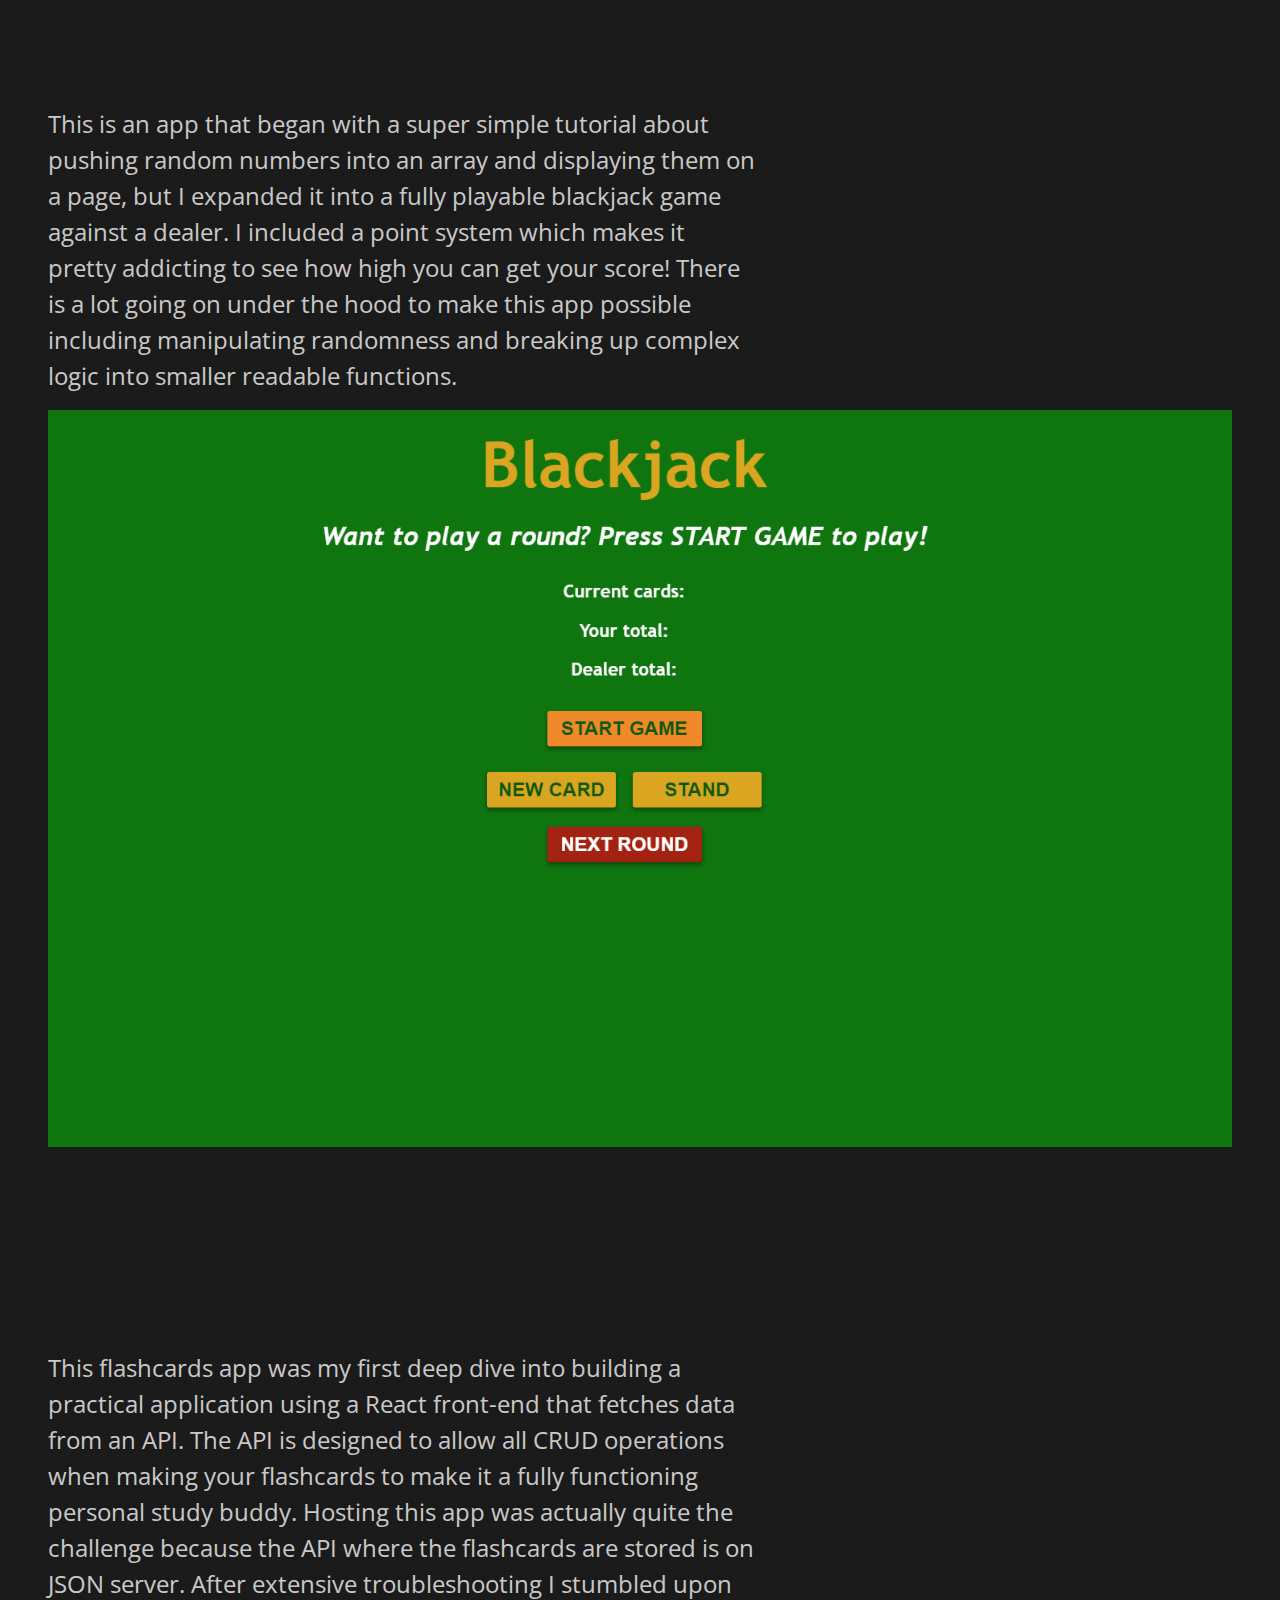
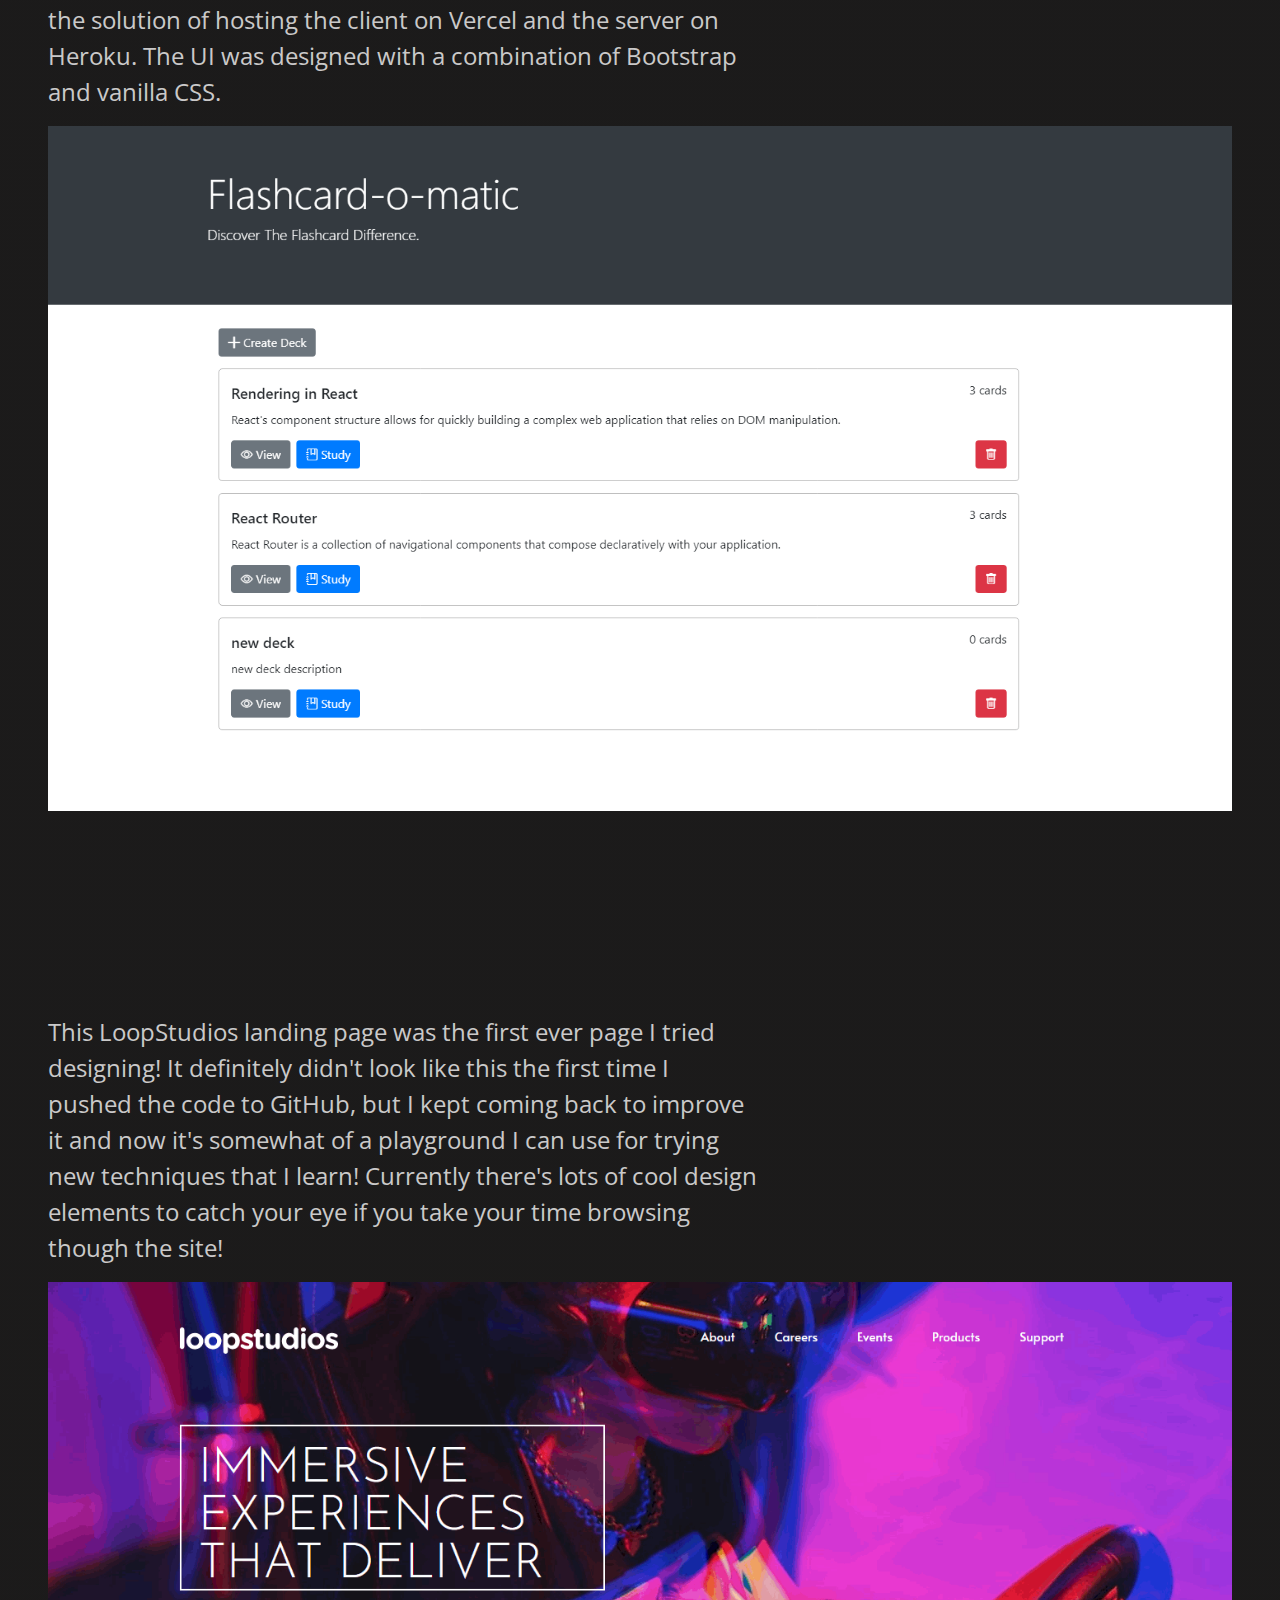
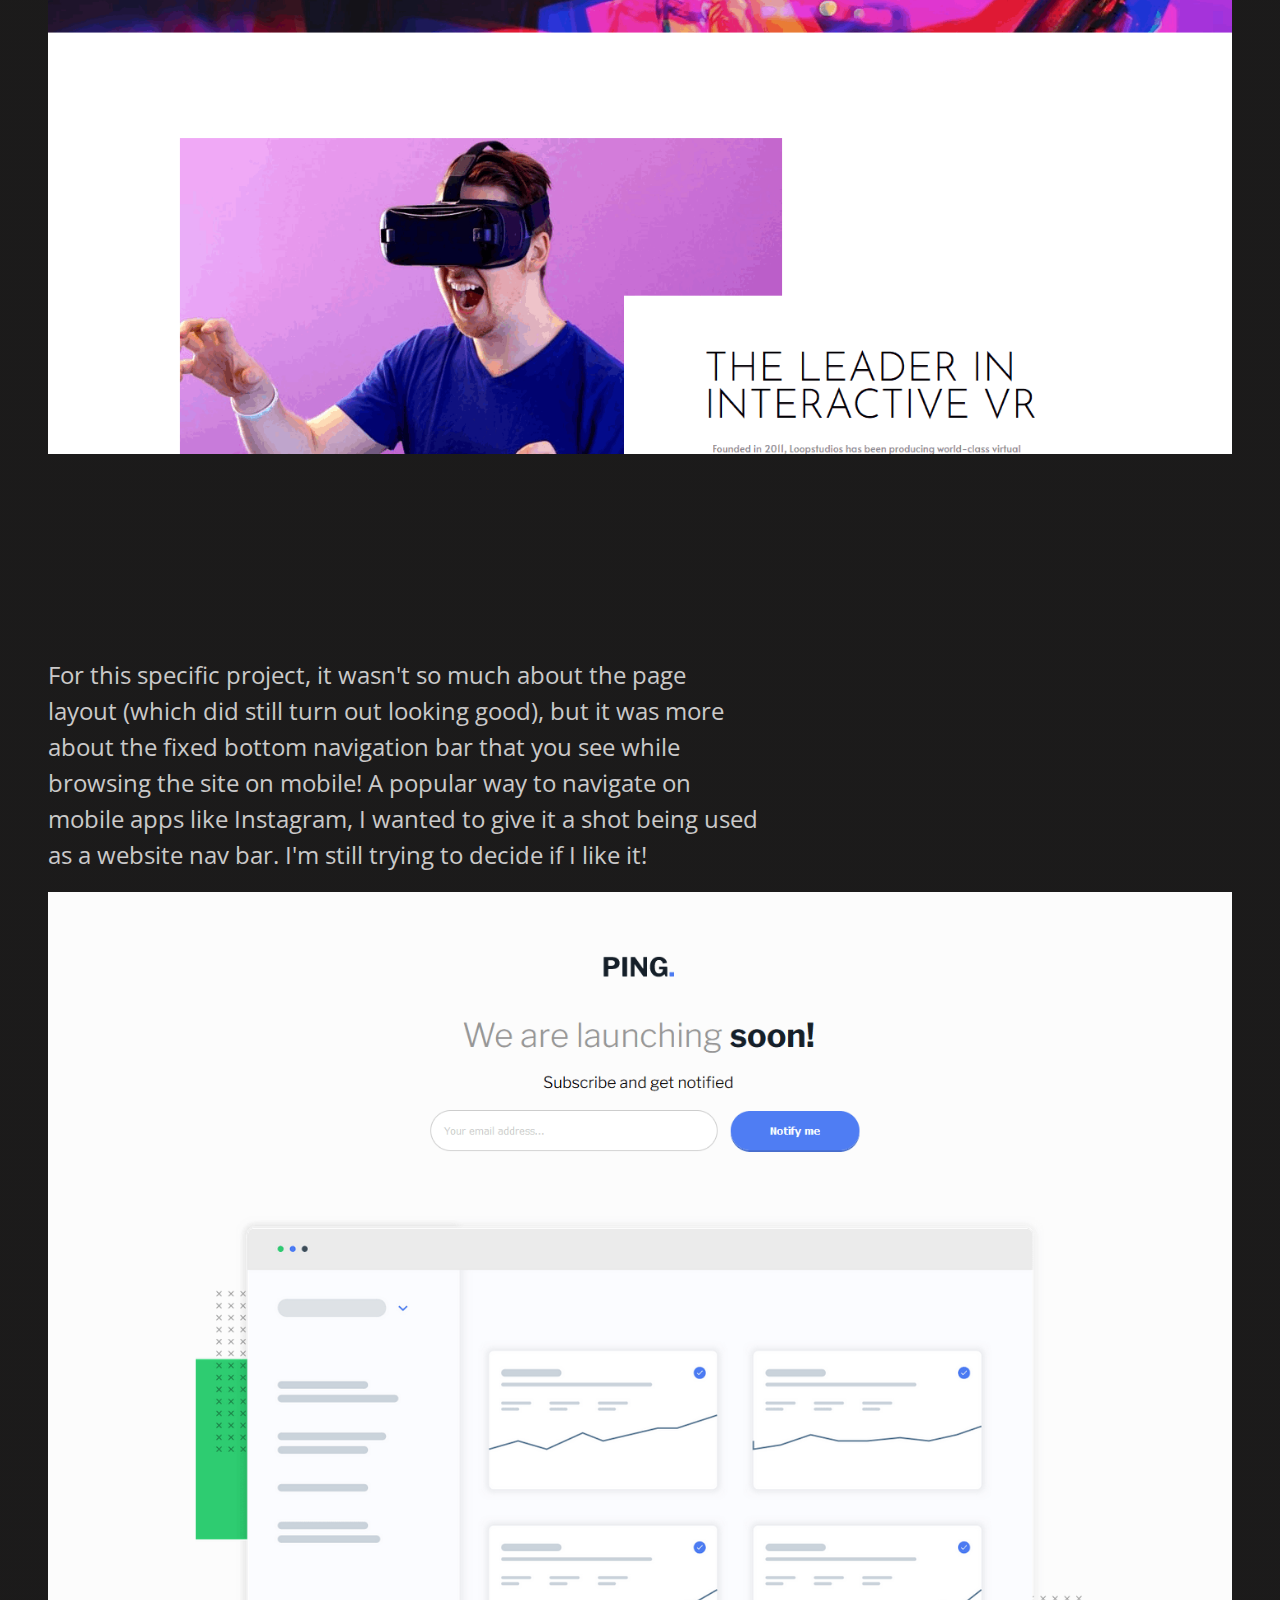
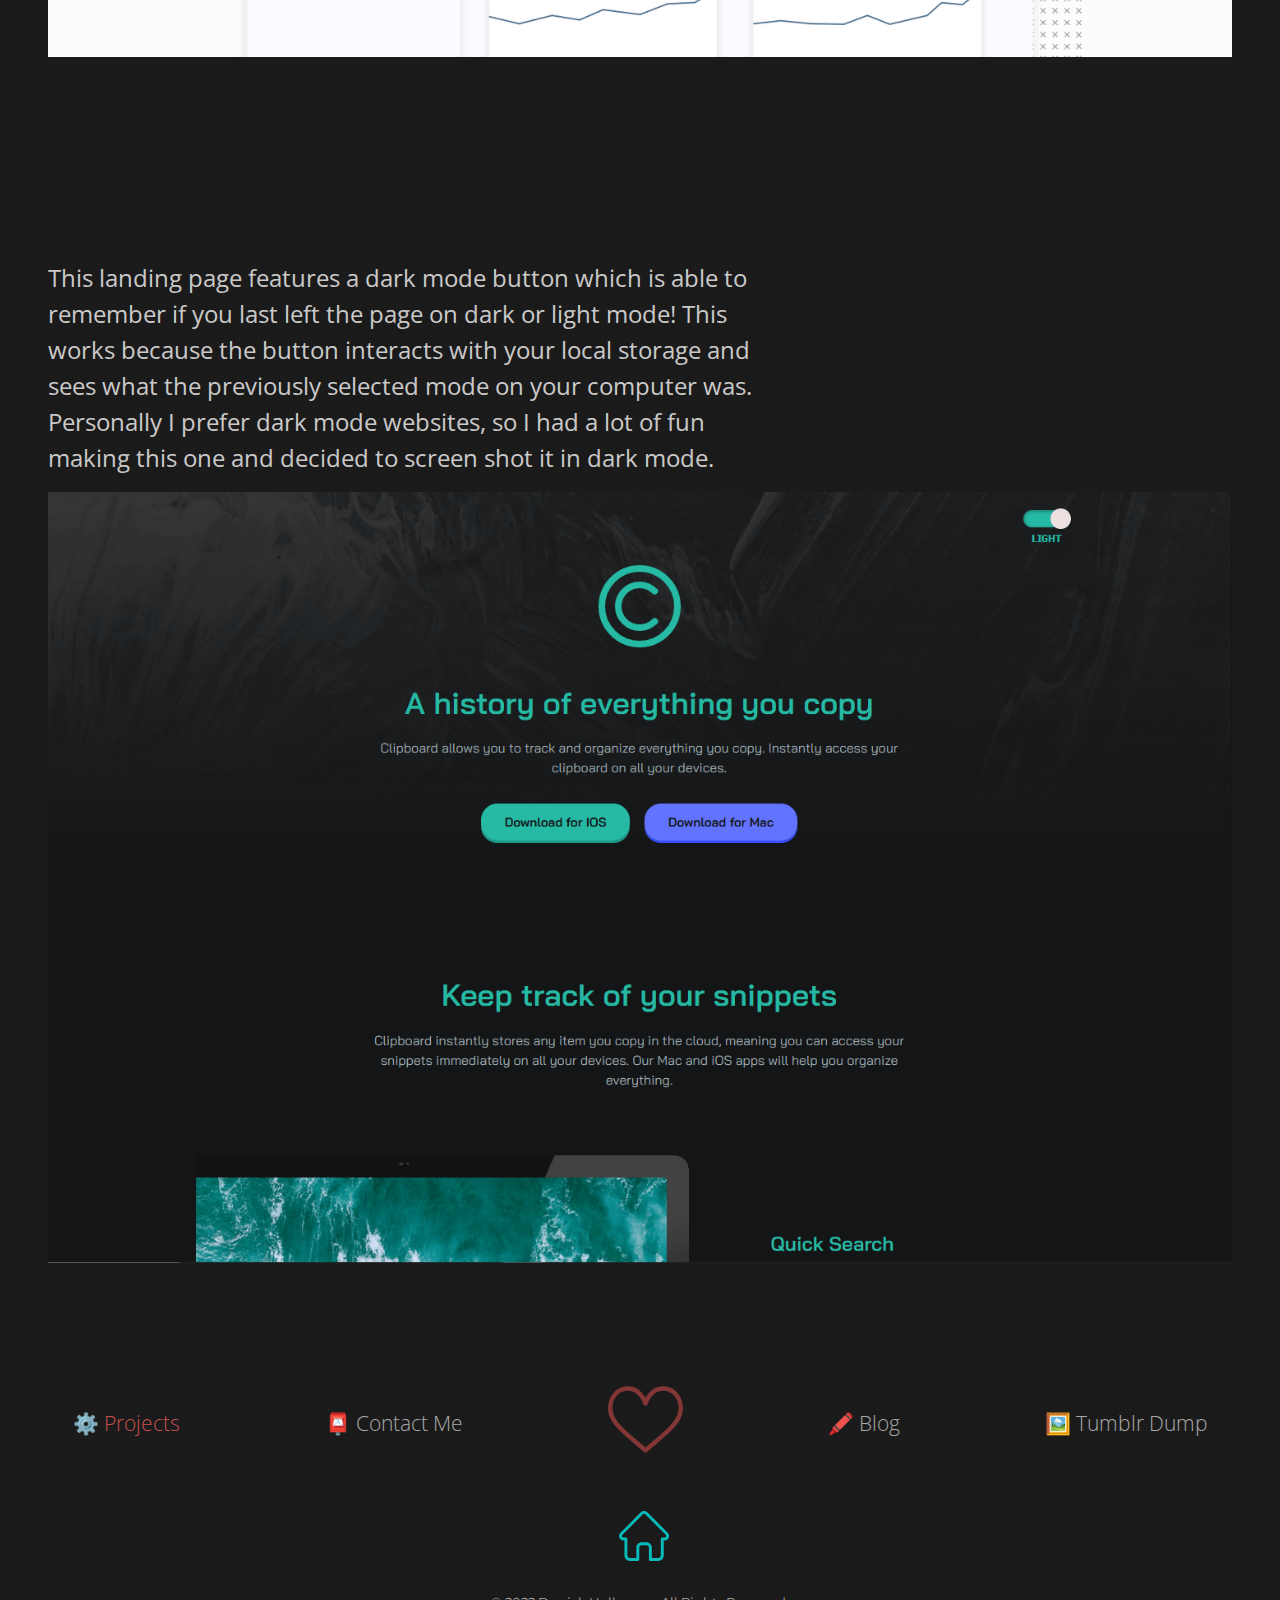
<file: projects.html>
<!DOCTYPE html>
<html lang="en">
  <head>
    <meta charset="UTF-8" />
    <meta name="viewport" content="width=device-width, initial-scale=1.0" />
    <meta name="format-detection" content="telephone=no" />
    <meta
      name="description"
      content="Here you can find all of my best projects which you can browse through.  They are related to front end design and were built with HTML, CSS and Javascript."
    />
    <!--favicon link-->
    <link rel="shortcut icon" type="image/x-icon" href="favicon.ico" />
    <!-- For external style sheets -->
    <link rel="stylesheet" type="text/css" href="css/projects.css" />
    <link rel="stylesheet" type="text/css" href="css/projects-media-qs.css" />
    <link rel="stylesheet" type="text/css" href="css/hamburger-animation.css" />
    <!-- fade in on scroll style sheet -->
    <link rel="stylesheet" href="https://unpkg.com/aos@next/dist/aos.css" />
    <!--jQuery import link-->
    <script src="https://ajax.googleapis.com/ajax/libs/jquery/3.6.0/jquery.min.js"></script>
    <!--Custom fonts-->
    <link rel="preconnect" href="https://fonts.gstatic.com" />
    <link
      href="https://fonts.googleapis.com/css2?family=Montserrat:wght@300;400;500;700&family=Open+Sans:wght@300;400;600&display=swap"
      rel="stylesheet"
    />
    <title>Derrick Holleman Portfolio Projects</title>
    <style>
      *,
      *:before,
      *:after {
        box-sizing: border-box;
      }
      * {
        margin: 0%;
        padding: 0%;
      }
      html {
        height: 100%;
        scroll-behavior: smooth;
        overflow-x: hidden;
        overflow-y: scroll;
        /* full screen background works for all sizes of screens */
        background: linear-gradient(
            to right,
            rgba(23, 22, 22, 0.98),
            rgba(23, 22, 22, 0.98)
          ),
          url(images/stars-min.jpg) no-repeat center center fixed;
        background-size: cover;
        /* ------------------- */
      }
      body {
        width: 1920px;
        margin: 0 auto;
        max-width: 100%;
        min-height: 100%;
        font-family: "Montserrat", sans-serif; /* 300 400 500 700 */
        /* font-family: 'Open Sans', sans-serif; 300 400 600 */
        overflow-x: hidden;
        font-size: 16px;
        line-height: 1.5;
        /* background-color: rgb(23, 22, 22); */
        transition: 0.1s; /* transition back into light mode */
        position: relative;
        color: white;
      }
      a {
        text-decoration: none;
        color: inherit;
      }
      ul li::marker {
        display: none;
      }
      ul,
      li {
        list-style: none;
      }
      img {
        max-width: 100%;
        height: auto;
      }
    </style>
  </head>
  <body>
    <header class="header-container">
      <nav class="nav-ul-top" data-aos="fade-down" id="top">
        <ul>
          <li class="item-to-underline is-active-top">
            <a href="projects.html" class="hover-text-from-middle"
              ><span aria-hidden="true">⚙️</span> Projects</a
            >
          </li>
          <li class="item-to-underline">
            <a href="contact.html" class="hover-text-from-middle"
              ><span aria-hidden="true">📮</span> Contact Me</a
            >
          </li>
          <li
            class="item-to-underline"
            role="button"
            aria-label="Home"
            alt="Home button"
          >
            <div class="svg-container">
              <svg
                class="home-top"
                height="50px"
                viewBox="0 1 511 511.999"
                width="50px"
                xmlns="http://www.w3.org/2000/svg"
              >
                <a href="index.html" cursor="pointer" pointer-events="all">
                  <path
                    fill="#00ffffb3"
                    d="m498.699219 222.695312c-.015625-.011718-.027344-.027343-.039063-.039062l-208.855468-208.847656c-8.902344-8.90625-20.738282-13.808594-33.328126-13.808594-12.589843 0-24.425781 4.902344-33.332031 13.808594l-208.746093 208.742187c-.070313.070313-.144532.144531-.210938.214844-18.28125 18.386719-18.25 48.21875.089844 66.558594 8.378906 8.382812 19.441406 13.234375 31.273437 13.746093.484375.046876.96875.070313 1.457031.070313h8.320313v153.695313c0 30.417968 24.75 55.164062 55.167969 55.164062h81.710937c8.285157 0 15-6.71875 15-15v-120.5c0-13.878906 11.292969-25.167969 25.171875-25.167969h48.195313c13.878906 0 25.167969 11.289063 25.167969 25.167969v120.5c0 8.28125 6.714843 15 15 15h81.710937c30.421875 0 55.167969-24.746094 55.167969-55.164062v-153.695313h7.71875c12.585937 0 24.421875-4.902344 33.332031-13.8125 18.359375-18.367187 18.367187-48.253906.027344-66.632813zm-21.242188 45.421876c-3.238281 3.238281-7.542969 5.023437-12.117187 5.023437h-22.71875c-8.285156 0-15 6.714844-15 15v168.695313c0 13.875-11.289063 25.164062-25.167969 25.164062h-66.710937v-105.5c0-30.417969-24.746094-55.167969-55.167969-55.167969h-48.195313c-30.421875 0-55.171875 24.75-55.171875 55.167969v105.5h-66.710937c-13.875 0-25.167969-11.289062-25.167969-25.164062v-168.695313c0-8.285156-6.714844-15-15-15h-22.328125c-.234375-.015625-.464844-.027344-.703125-.03125-4.46875-.078125-8.660156-1.851563-11.800781-4.996094-6.679688-6.679687-6.679688-17.550781 0-24.234375.003906 0 .003906-.003906.007812-.007812l.011719-.011719 208.847656-208.839844c3.234375-3.238281 7.535157-5.019531 12.113281-5.019531 4.574219 0 8.875 1.78125 12.113282 5.019531l208.800781 208.796875c.03125.03125.066406.0625.097656.09375 6.644531 6.691406 6.632813 17.539063-.03125 24.207032zm0 0"
                    fill="#a8a8a8"
                  />
                  <rect x="0" y="0" width="100%" height="100%" fill="none" />
                </a>
              </svg>
            </div>
          </li>
          <li class="item-to-underline">
            <a href="blog.html" class="hover-text-from-middle"
              ><span aria-hidden="true">🖍️</span> Blog</a
            >
          </li>
          <li class="item-to-underline">
            <a href="photos.html" class="hover-text-from-middle"
              ><span aria-hidden="true">🖼️</span> Tumblr Dump</a
            >
          </li>
        </ul>
      </nav>
      <!-------------->
      <!--MOBILE NAV-->
      <!-------------->
      <button
        class="hamburger"
        aria-label="open the menu"
        id="top"
        aria-expanded="false"
        onclick="ariaToggle()"
      >
        <span></span>
        <span></span>
        <span></span>
      </button>
      <nav>
        <ul class="mobile-nav">
          <li class="open"><a href="index.html">Home</a></li>
          <li class="open">
            <a href="projects.html" class="is-open">Projects</a>
          </li>
          <li class="open"><a href="contact.html">Contact Me</a></li>
          <li class="open"><a href="blog.html">Blog</a></li>
          <li class="open"><a href="photos.html">Tumblr Dump</a></li>
        </ul>
      </nav>

      <h1 class="title">projects<span class="period">.</span></h1>
      <p class="directions">
        (Scroll through the projects and click any screenshot to see the live
        website!)
      </p>
    </header>

    <section class="section-container">
      <div class="project-section">
        <div class="project fadein-right">
          <h2 class="project-title" data-aos="zoom-in-left">Accordion Card</h2>
          <p class="project-description faq">
            For this project I created an FAQ card that has questions displayed
            on clickable drop down buttons. When you click on the button, the
            answer folds out while pushing the other buttons out of the way. It
            is a very slick design and the smooth drop down button transition,
            made with Javascript, makes clicking the buttons satisfying.
          </p>
          <a
            href="https://derrickholleman.github.io/accordion-card/"
            target="_blank"
            ><img
              src="images/accordion-card-snip-min.png"
              width="1920"
              height="939"
              alt="Accordion Card"
          /></a>
        </div>

        <div class="project fadein-left">
          <h2 class="project-title" data-aos="zoom-in-left">Blackjack App</h2>
          <p class="project-description">
            This is an app that began with a super simple tutorial about pushing
            random numbers into an array and displaying them on a page, but I
            expanded it into a fully playable blackjack game against a dealer. I
            included a point system which makes it pretty addicting to see how
            high you can get your score! There is a lot going on under the hood
            to make this app possible including manipulating randomness and
            breaking up complex logic into smaller readable functions.
          </p>
          <a href="https://blackjackgame001.netlify.app" target="_blank"
            ><img
              src="images/blackjack-game-min.png"
              width="1865"
              height="939"
              alt="Blackjack App"
          /></a>
        </div>
      </div>
      <div class="project-section">
        <div class="project fadein-right">
          <h2 class="project-title" data-aos="zoom-in-left">Flashcards App</h2>
          <p class="project-description">
            This flashcards app was my first deep dive into building a practical
            application using a React front-end that fetches data from an API.
            The API is designed to allow all CRUD operations when making your
            flashcards to make it a fully functioning personal study buddy.
            Hosting this app was actually quite the challenge because the API
            where the flashcards are stored is on JSON server. After extensive
            troubleshooting I stumbled upon the solution of hosting the client
            on Vercel and the server on Heroku. The UI was designed with a
            combination of Bootstrap and vanilla CSS.
          </p>
          <a href="https://flashcards-study-app.netlify.app" target="_blank"
            ><img
              src="images/flashcards-app-min.png"
              width="1920"
              height="938"
              alt="Blogr Landing Page"
          /></a>
        </div>

        <div class="project fadein-left">
          <h2 class="project-title" data-aos="zoom-in-left">
            Loopstudios Landing Page
          </h2>
          <p class="project-description">
            This LoopStudios landing page was the first ever page I tried
            designing! It definitely didn't look like this the first time I
            pushed the code to GitHub, but I kept coming back to improve it and
            now it's somewhat of a playground I can use for trying new
            techniques that I learn! Currently there's lots of cool design
            elements to catch your eye if you take your time browsing though the
            site!
          </p>
          <a
            href="https://derrickholleman.github.io/loopstudios-landing-page/"
            target="_blank"
            ><img
              src="images/loopstudios-snip-min.png"
              width="1919"
              height="936"
              alt="Loopstudios Landing Page"
          /></a>
        </div>
      </div>

      <div class="project-section">
        <div class="project fadein-right">
          <h2 class="project-title" data-aos="zoom-in-left">
            Ping Coming Soon Page
          </h2>
          <p class="project-description ping">
            For this specific project, it wasn't so much about the page layout
            (which did still turn out looking good), but it was more about the
            fixed bottom navigation bar that you see while browsing the site on
            mobile! A popular way to navigate on mobile apps like Instagram, I
            wanted to give it a shot being used as a website nav bar. I'm still
            trying to decide if I like it!
          </p>
          <a
            href="https://derrickholleman.github.io/ping-coming-soon-page/"
            target="_blank"
            ><img
              src="images/ping-coming-soon-snip-min.png"
              width="1442"
              height="1000"
              alt="Coming Soon Landing Page"
          /></a>
        </div>

        <div class="project fadein-left">
          <h2 class="project-title" data-aos="zoom-in-left">
            Clipboard Landing Page
          </h2>
          <p class="project-description">
            This landing page features a dark mode button which is able to
            remember if you last left the page on dark or light mode! This works
            because the button interacts with your local storage and sees what
            the previously selected mode on your computer was. Personally I
            prefer dark mode websites, so I had a lot of fun making this one and
            decided to screen shot it in dark mode.
          </p>
          <a
            href="https://derrickholleman.github.io/clipboard-landing-page/"
            target="_blank"
            ><img
              src="images/clipboard-landing-page-snip-min.png"
              width="1920"
              height="937"
              alt="Clipboard Landing Page Dark Mode"
          /></a>
        </div>
      </div>
    </section>

    <footer>
      <ul class="nav-ul">
        <li class="item-to-underline">
          <a href="#top" class="hover-text-from-middle is-open"
            ><span aria-hidden="true">⚙️</span> Projects</a
          >
        </li>
        <li class="item-to-underline">
          <a href="contact.html" class="hover-text-from-middle"
            ><span aria-hidden="true">📮</span> Contact Me</a
          >
        </li>
        <li>
          <a href="cat.html">
            <img
              src="images/heart.svg"
              width="75"
              height="75"
              class="heart"
              alt="heart icon"
              aria-label="click on the heart to see a cat picture"
            />
          </a>
        </li>
        <li class="item-to-underline">
          <a href="blog.html" class="hover-text-from-middle"
            ><span aria-hidden="true">🖍️</span> Blog</a
          >
        </li>
        <li class="item-to-underline">
          <a href="photos.html" class="hover-text-from-middle"
            ><span aria-hidden="true">🖼️</span> Tumblr Dump</a
          >
        </li>
      </ul>

      <ul class="footer-mobile-nav">
        <li><a href="#top" class="is-open">⚙️ Projects</a></li>
        <li><a href="contact.html">📮 Contact Me</a></li>
        <li><a href="blog.html">🖍️ Blog</a></li>
        <li><a href="photos.html">🖼️ Tumblr Dump</a></li>
      </ul>

      <p class="copyright">
        &copy 2022 Derrick Holleman. All Rights Reserved.
        <svg
          class="home-bottom"
          height="50px"
          viewBox="0 1 511 511.999"
          width="50px"
          xmlns="http://www.w3.org/2000/svg"
          aria-label="Home"
          role="button"
        >
          <a href="index.html" cursor="pointer" pointer-events="all">
            <path
              fill="#00ffffb3"
              d="m498.699219 222.695312c-.015625-.011718-.027344-.027343-.039063-.039062l-208.855468-208.847656c-8.902344-8.90625-20.738282-13.808594-33.328126-13.808594-12.589843 0-24.425781 4.902344-33.332031 13.808594l-208.746093 208.742187c-.070313.070313-.144532.144531-.210938.214844-18.28125 18.386719-18.25 48.21875.089844 66.558594 8.378906 8.382812 19.441406 13.234375 31.273437 13.746093.484375.046876.96875.070313 1.457031.070313h8.320313v153.695313c0 30.417968 24.75 55.164062 55.167969 55.164062h81.710937c8.285157 0 15-6.71875 15-15v-120.5c0-13.878906 11.292969-25.167969 25.171875-25.167969h48.195313c13.878906 0 25.167969 11.289063 25.167969 25.167969v120.5c0 8.28125 6.714843 15 15 15h81.710937c30.421875 0 55.167969-24.746094 55.167969-55.164062v-153.695313h7.71875c12.585937 0 24.421875-4.902344 33.332031-13.8125 18.359375-18.367187 18.367187-48.253906.027344-66.632813zm-21.242188 45.421876c-3.238281 3.238281-7.542969 5.023437-12.117187 5.023437h-22.71875c-8.285156 0-15 6.714844-15 15v168.695313c0 13.875-11.289063 25.164062-25.167969 25.164062h-66.710937v-105.5c0-30.417969-24.746094-55.167969-55.167969-55.167969h-48.195313c-30.421875 0-55.171875 24.75-55.171875 55.167969v105.5h-66.710937c-13.875 0-25.167969-11.289062-25.167969-25.164062v-168.695313c0-8.285156-6.714844-15-15-15h-22.328125c-.234375-.015625-.464844-.027344-.703125-.03125-4.46875-.078125-8.660156-1.851563-11.800781-4.996094-6.679688-6.679687-6.679688-17.550781 0-24.234375.003906 0 .003906-.003906.007812-.007812l.011719-.011719 208.847656-208.839844c3.234375-3.238281 7.535157-5.019531 12.113281-5.019531 4.574219 0 8.875 1.78125 12.113282 5.019531l208.800781 208.796875c.03125.03125.066406.0625.097656.09375 6.644531 6.691406 6.632813 17.539063-.03125 24.207032zm0 0"
              fill="#c55050"
            />
            <rect x="0" y="0" width="100%" height="100%" fill="none" />
          </a>
        </svg>
      </p>
    </footer>

    <script src="js/fade-in.js"></script>
    <script src="js/hamburger.js"></script>
    <script src="https://unpkg.com/aos@next/dist/aos.js"></script>
    <!--FADE IN ON SCROLL SCRIPT-->
    <script>
      AOS.init();

      AOS.init({
        // Settings that can be overridden on per-element basis, by `data-aos-*` attributes:
        offset: 120, // offset (in px) from the original trigger point
        delay: 0, // values from 0 to 3000, with step 50ms
        duration: 900, // values from 0 to 3000, with step 50ms
        easing: "ease-in-out", // default easing for AOS animations
        once: true, // whether animation should happen only once - while scrolling down
        mirror: false, // whether elements should animate out while scrolling past them
        anchorPlacement: "top-bottom", // defines which position of the element regarding to window should trigger the animation
      });
    </script>

    <!--smooth scroll-->
    <script>
      $('a[href*="#"]').on("click", function (e) {
        e.preventDefault();

        $("html, body").animate(
          {
            scrollTop: $($(this).attr("href")).offset().top,
          },
          400, // scroll speed in ms //
          "linear"
        );
      });
    </script>
  </body>
</html>
</file>
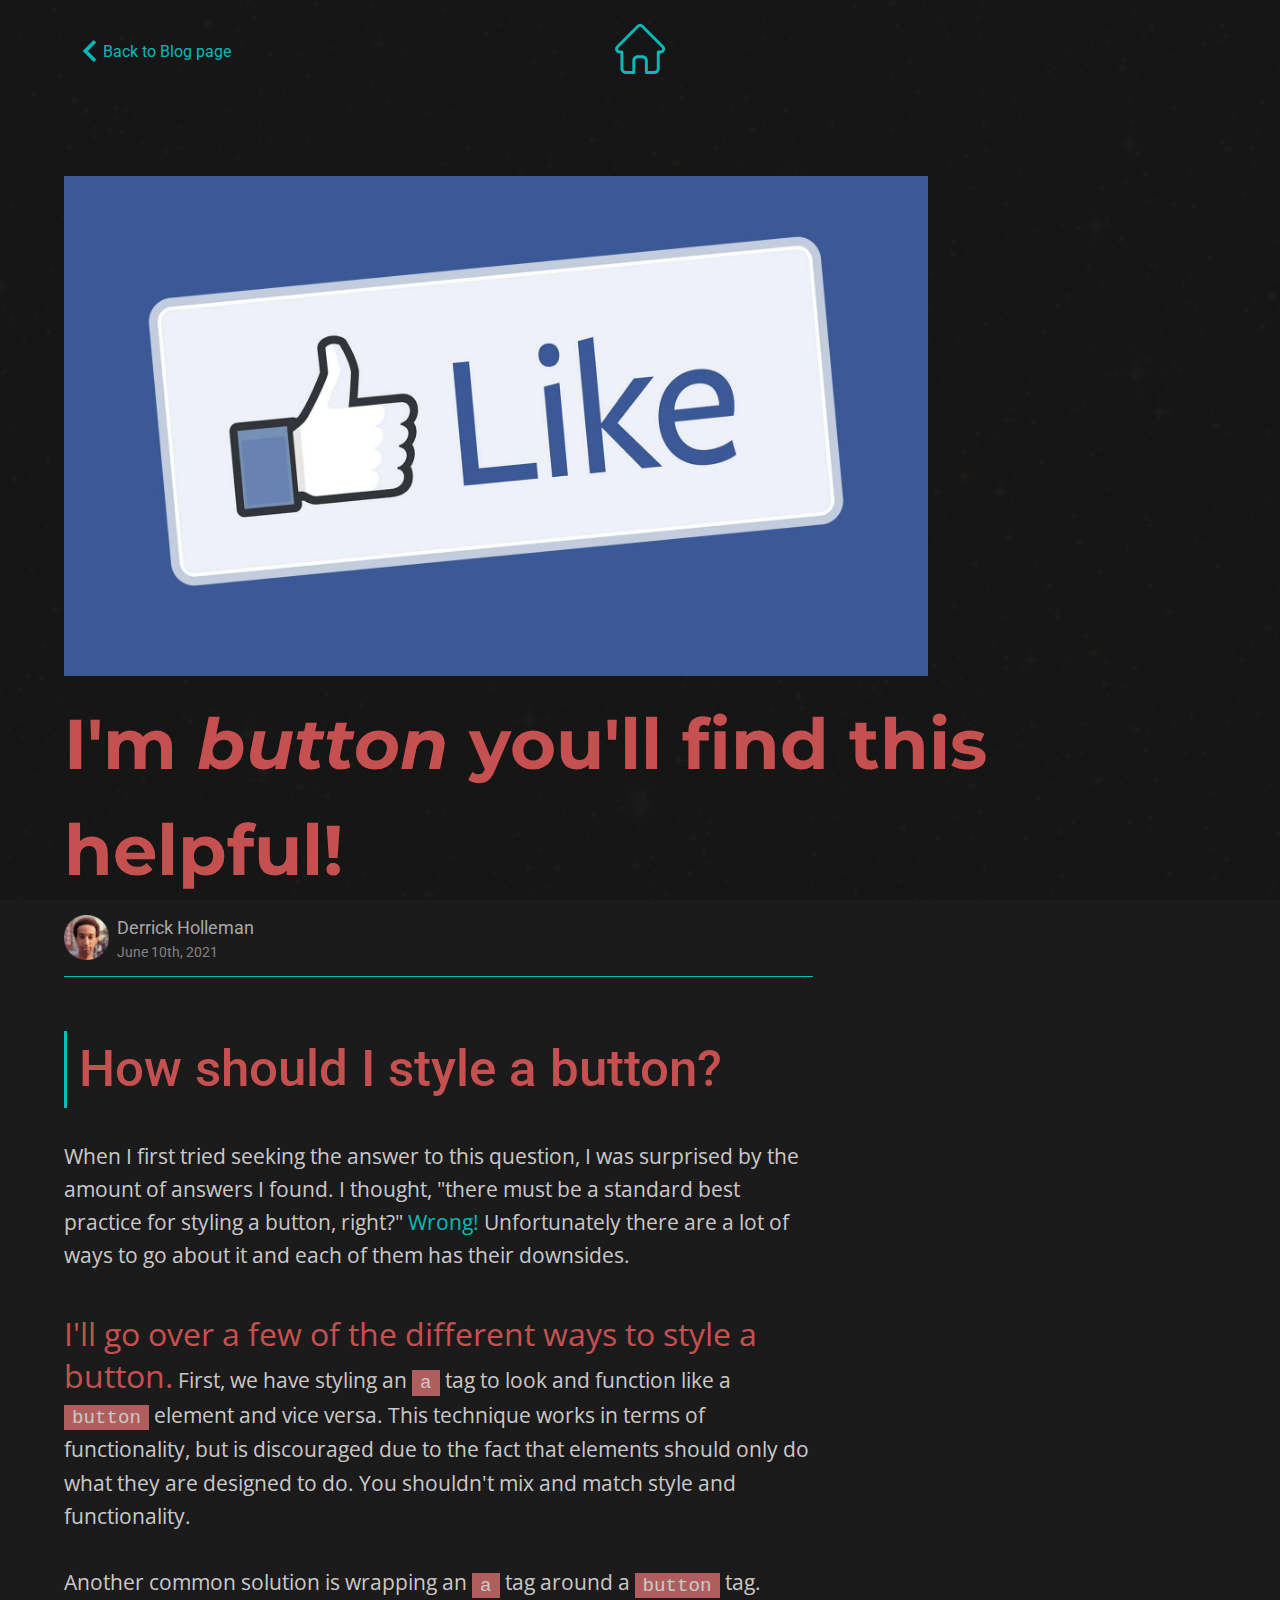
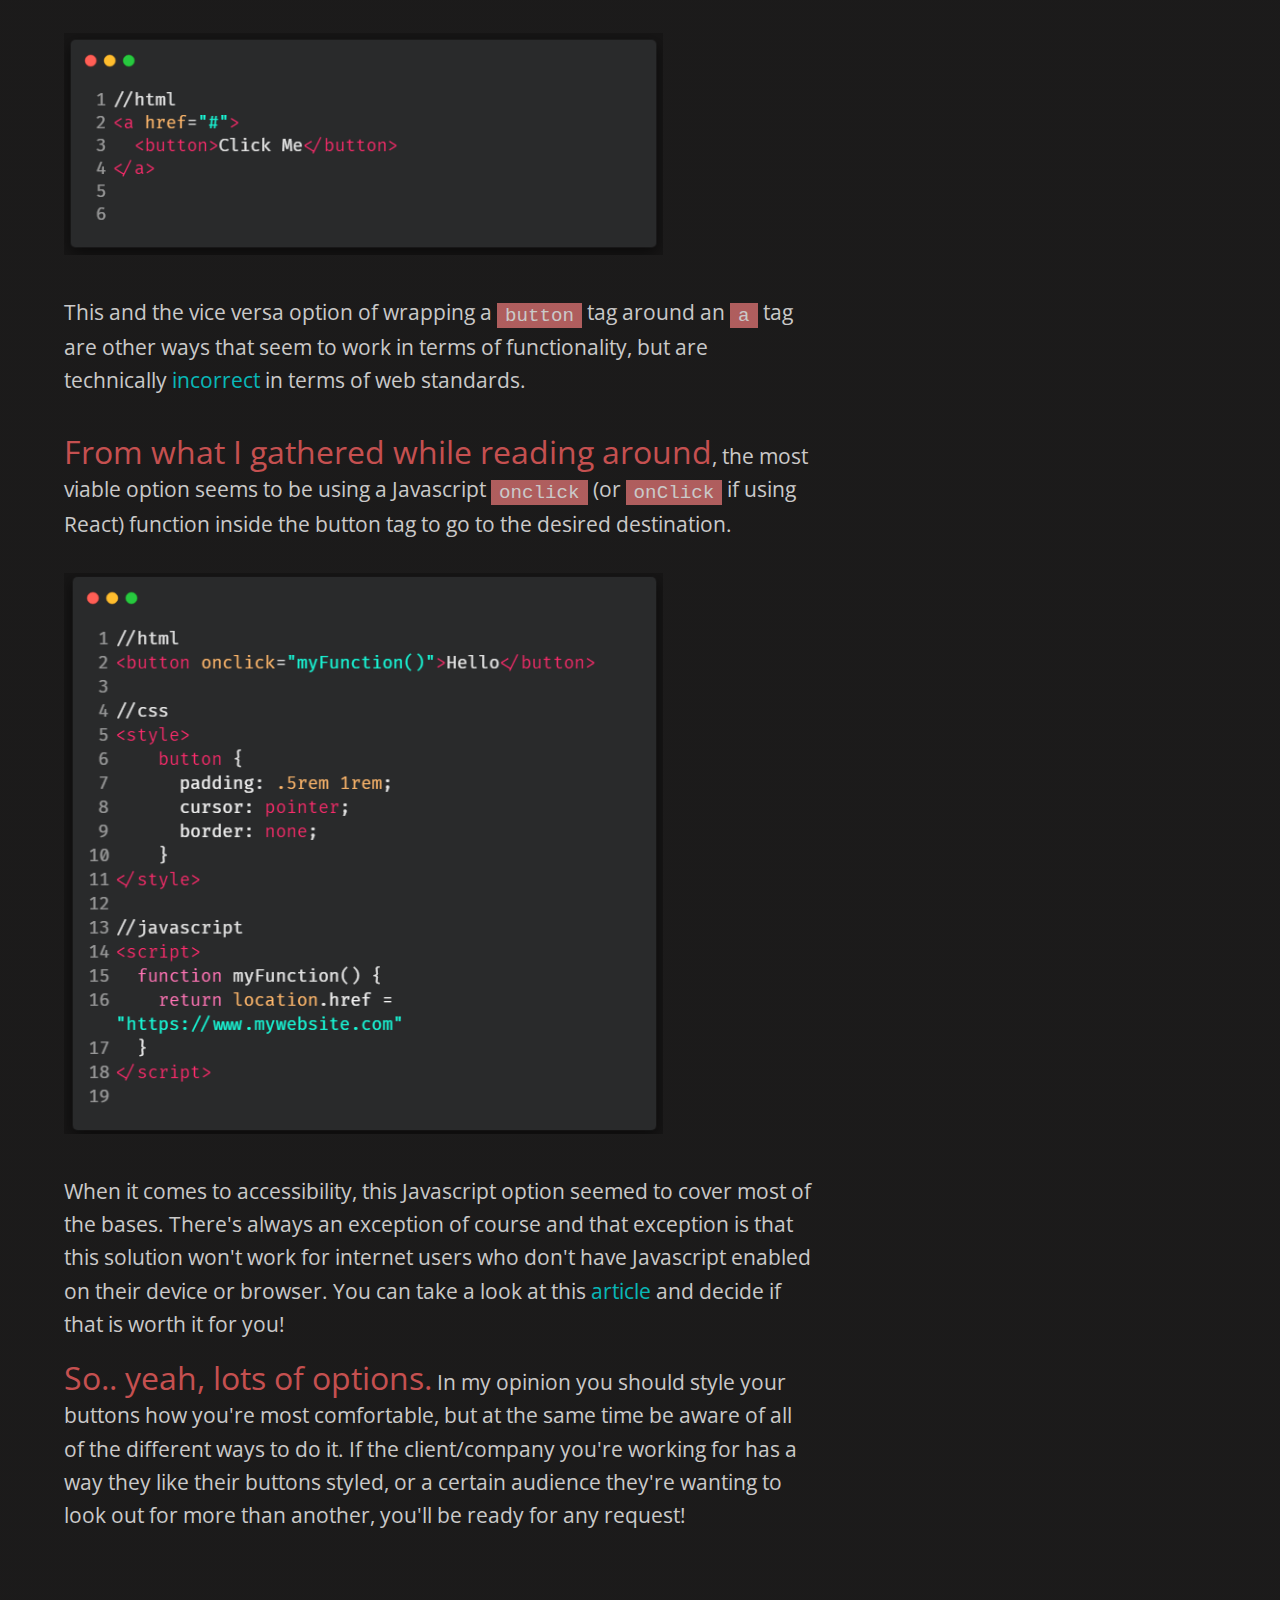
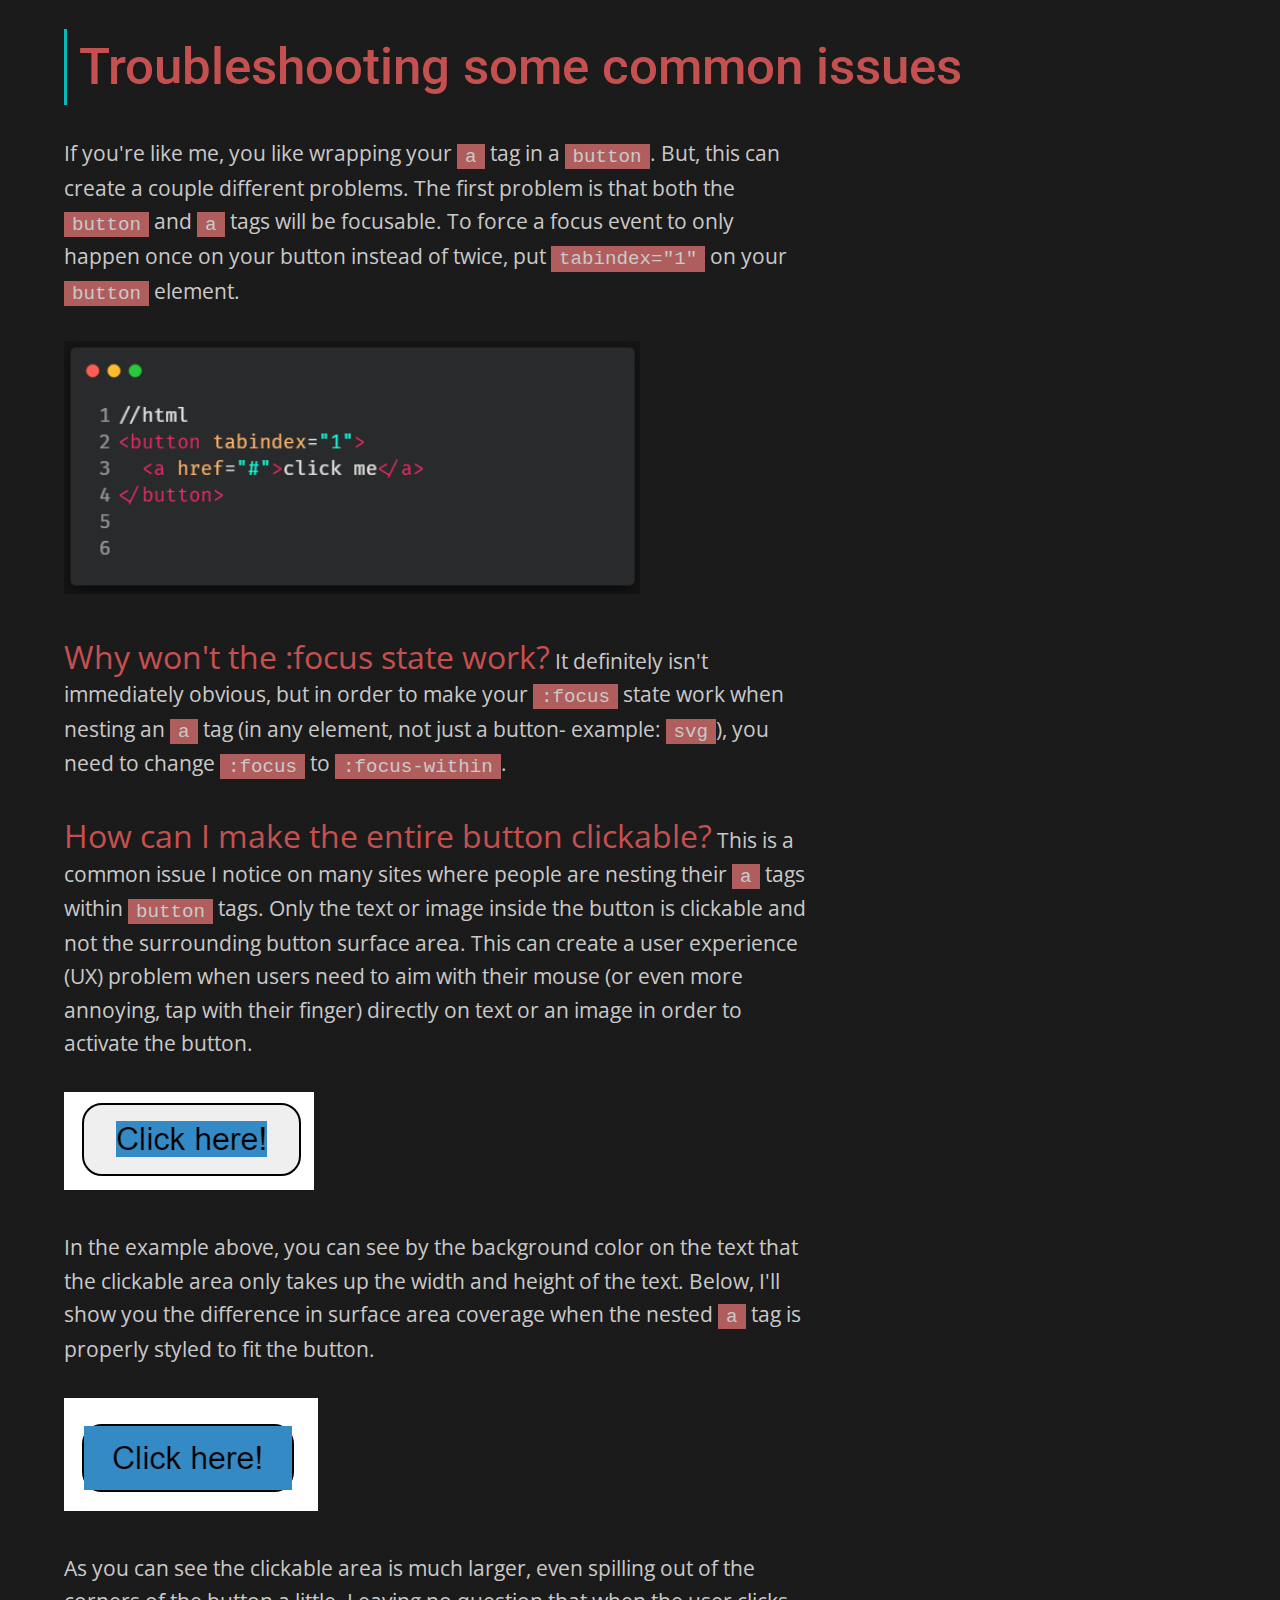
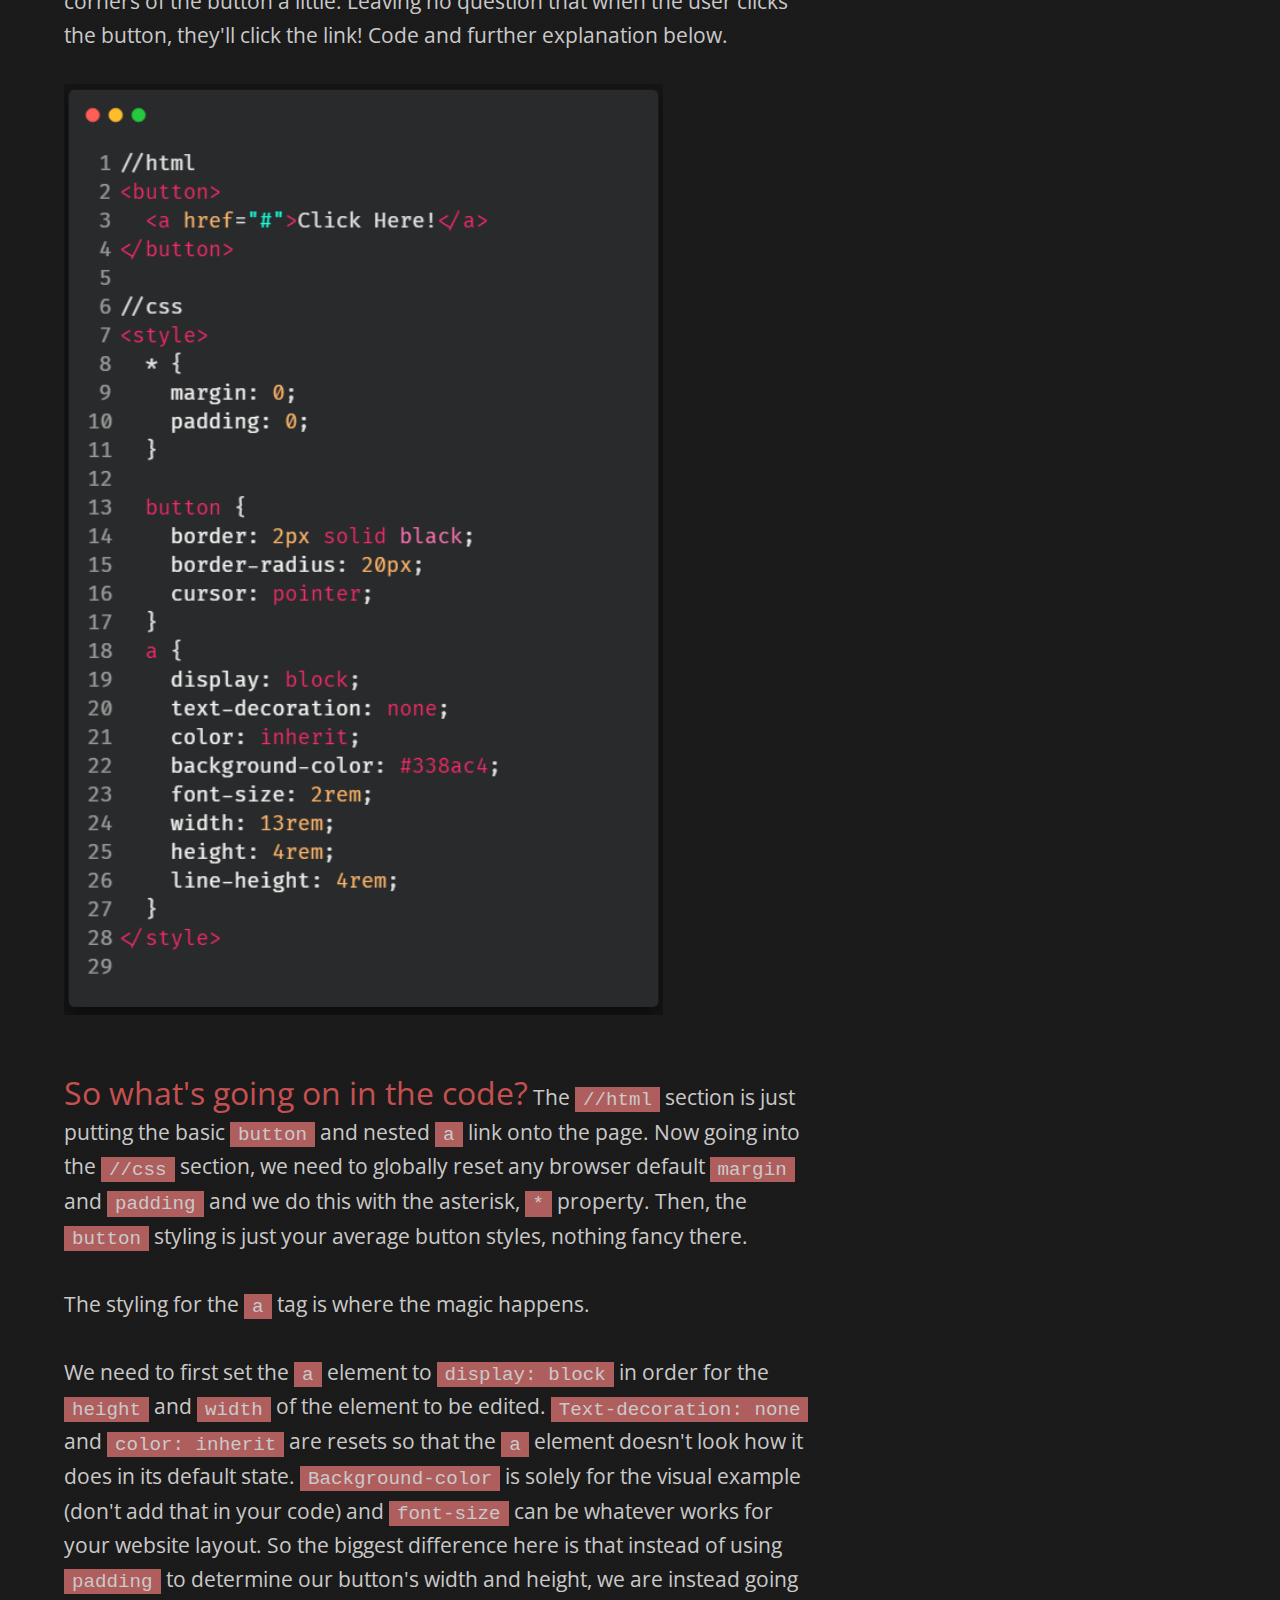
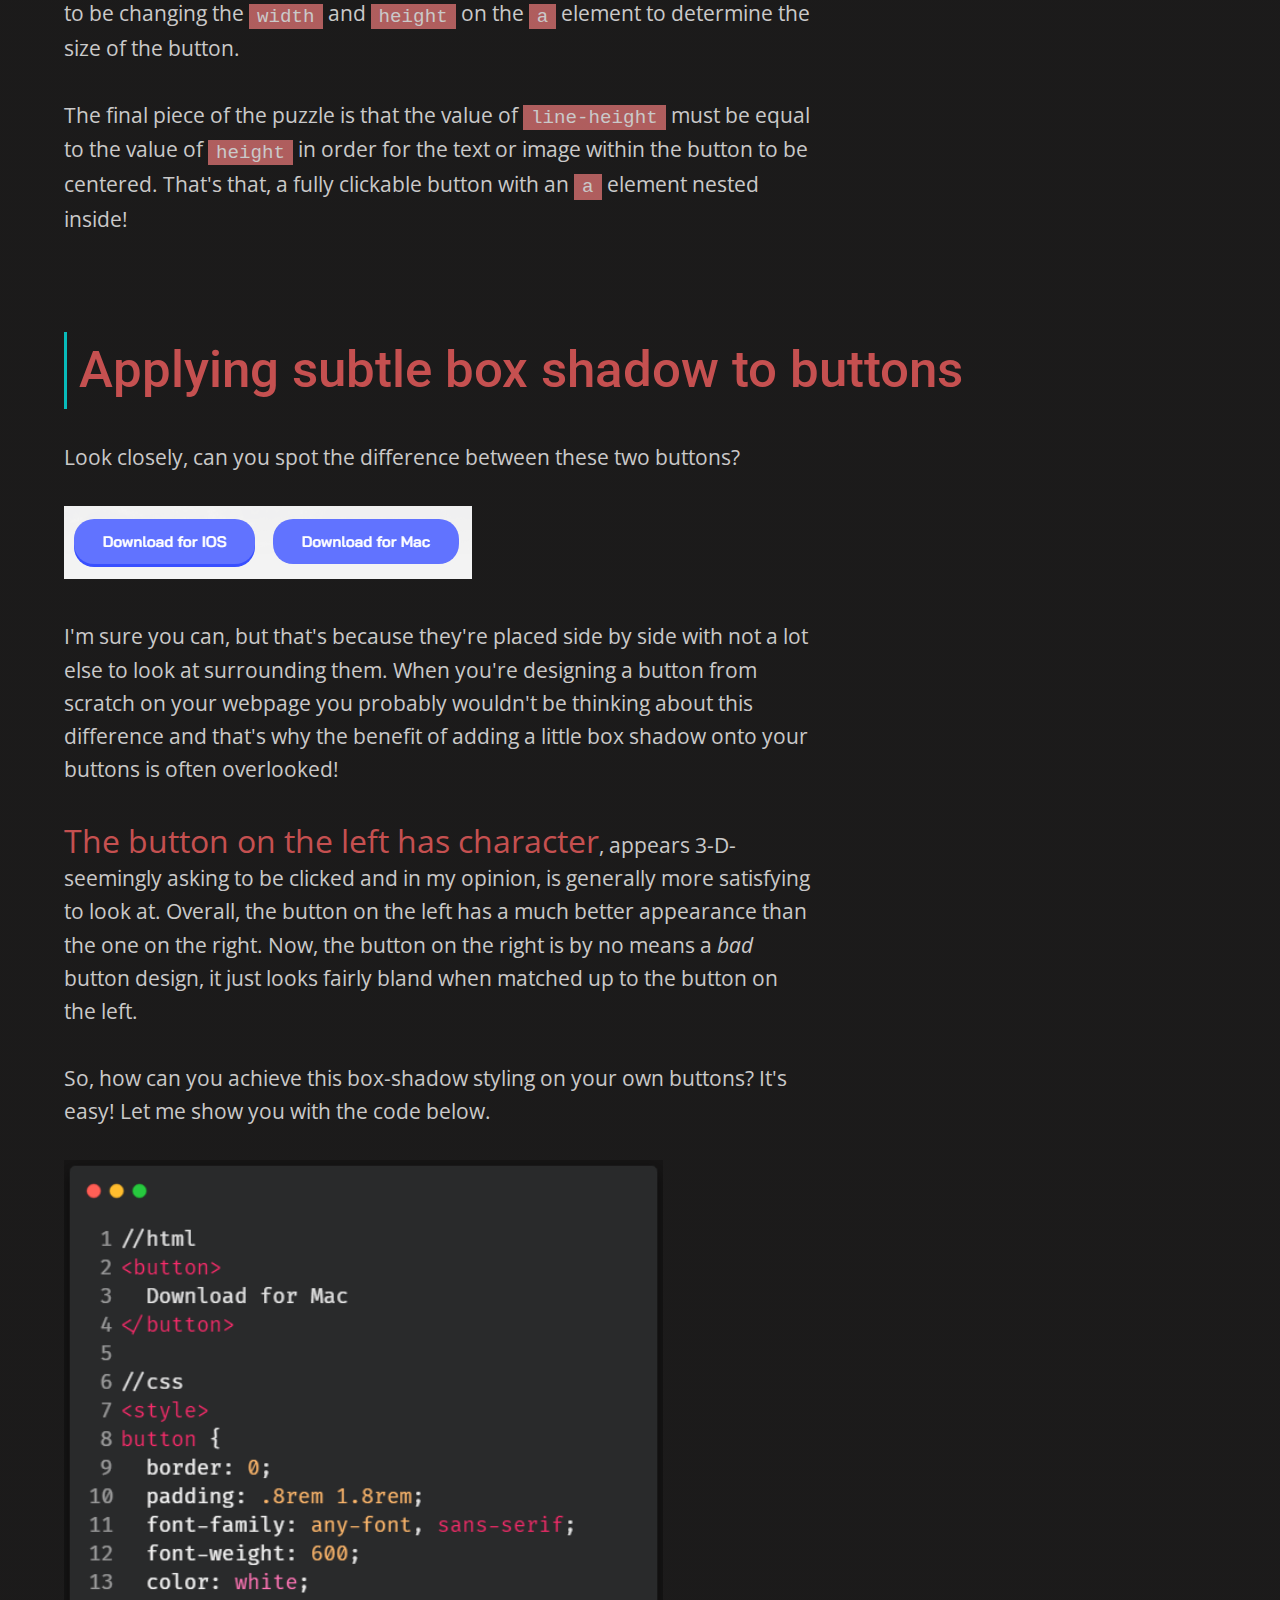
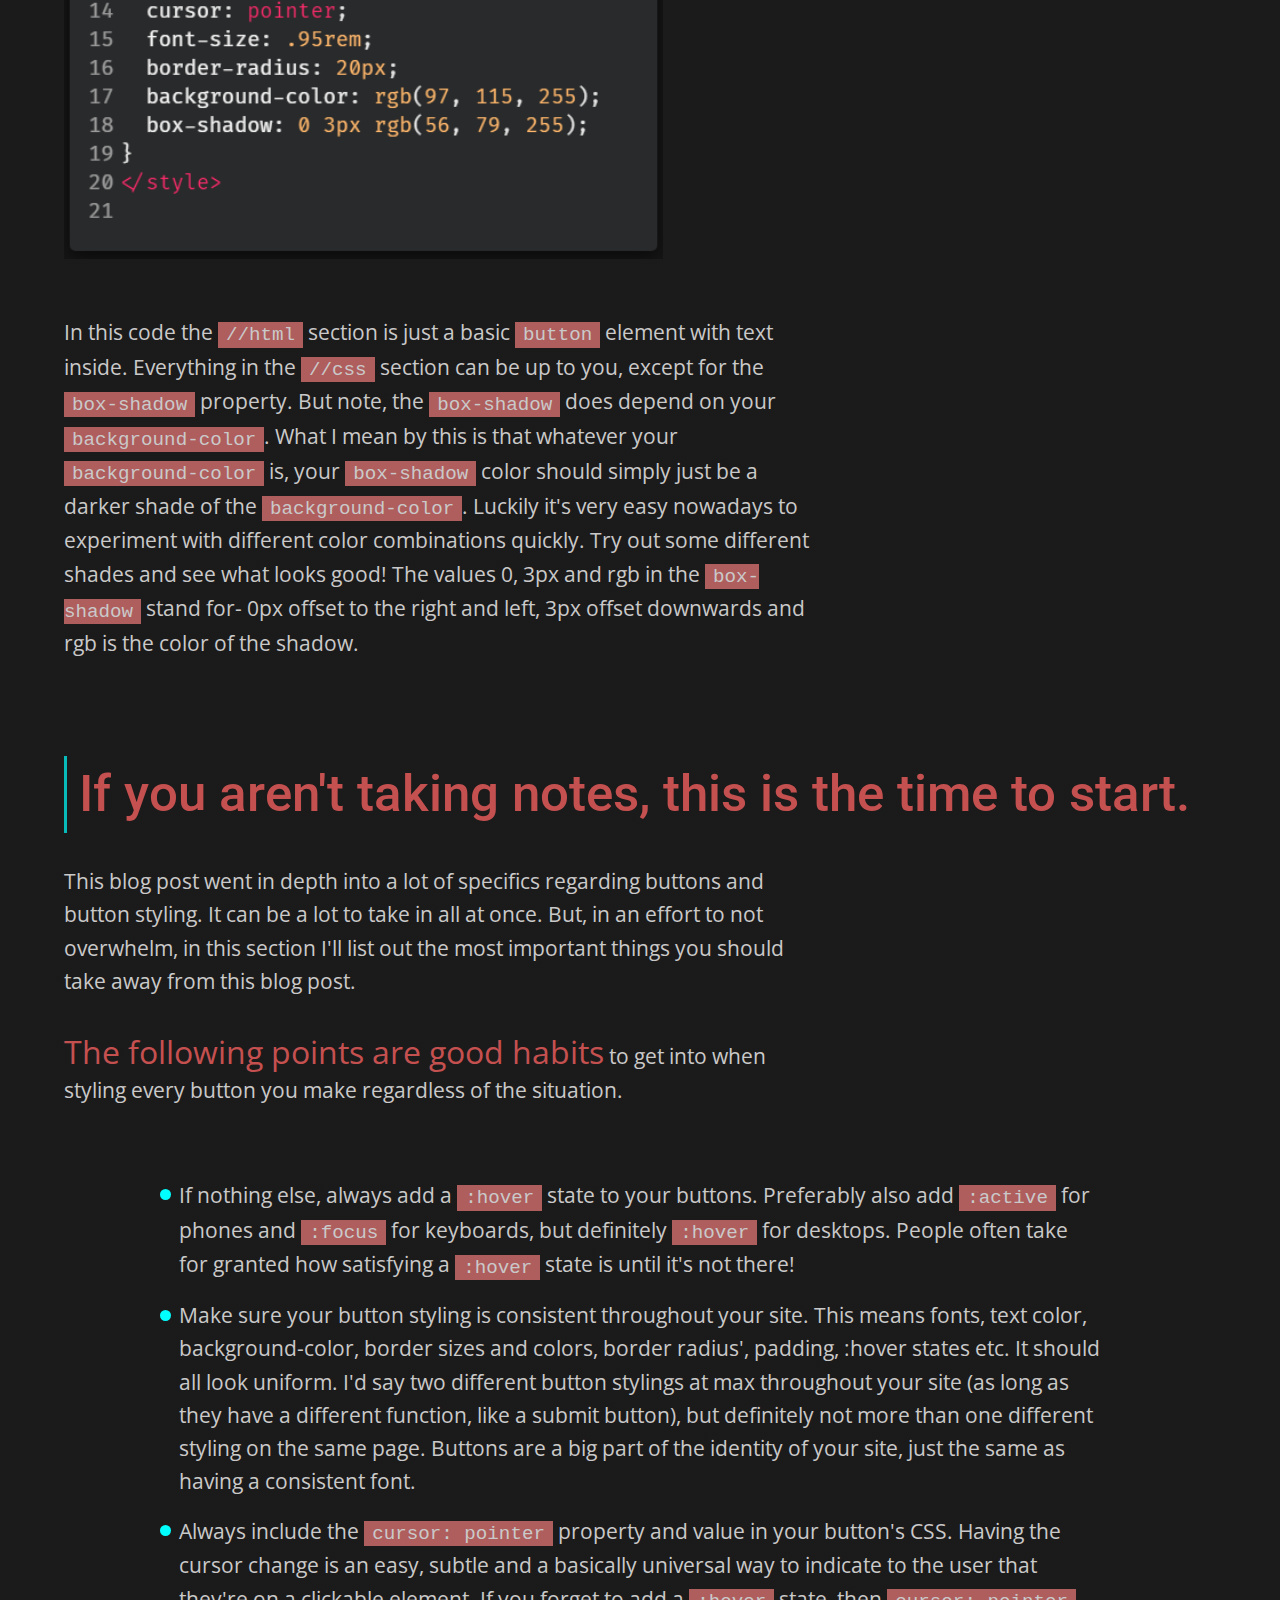
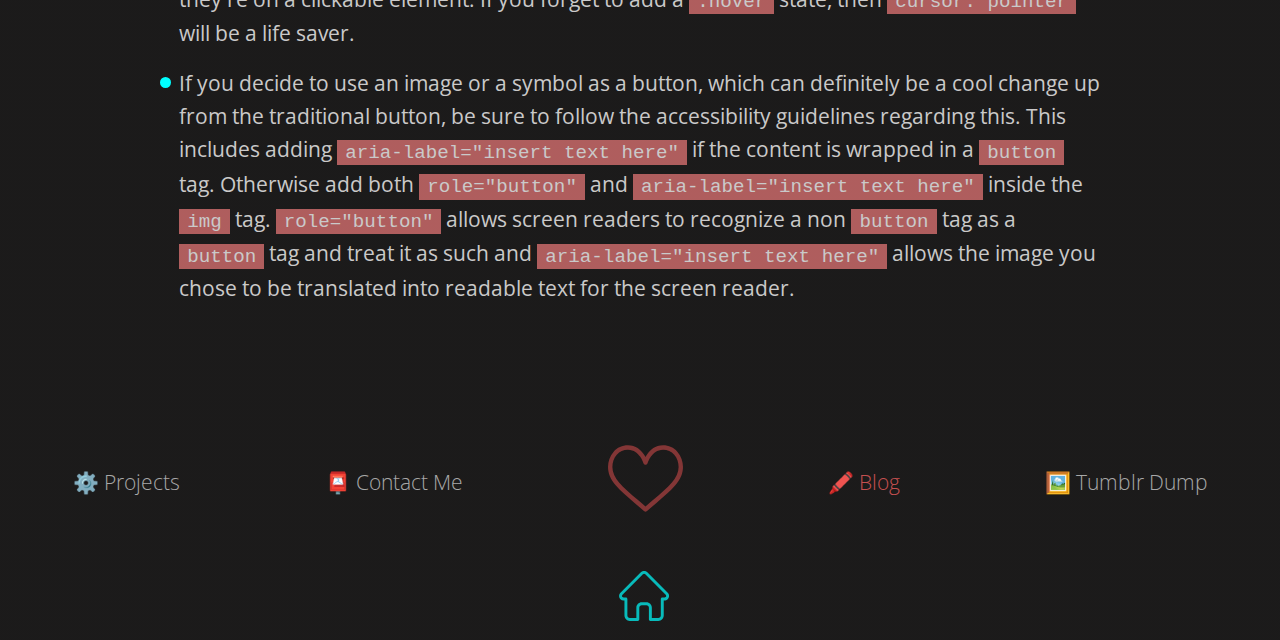
<file: posts/buttons.html>
<!DOCTYPE html>
<html lang="en">
<head>
  <meta charset="UTF-8">
  <meta name="viewport" content="width=device-width, initial-scale=1.0">
  <meta name="format-detection" content="telephone=no">
  <meta name='description' content="Learn how to design proper buttons that follow accessibility standards and that keep a common style throughout a website">
  <meta property="og:type" content="article">
  <meta property="og:title" content="All about Buttons! - Accessibility and Design">
  <meta property="og:description" content="Learn how to style buttons for both accessibility and a good look throughout the page">
  <!--favicon link-->
  <link rel="shortcut icon" type="image/x-icon" href="../favicon.ico"/>
  <!-- For external style sheets -->
  <link rel="stylesheet" type="text/css" href="css/buttons.css">
  <link rel="stylesheet" type="text/css" href="css/hamburger-animation.css">
  <!--jQuery import link-->
  <script src="https://ajax.googleapis.com/ajax/libs/jquery/3.6.0/jquery.min.js"></script>
  <!-- For custom fonts -->
  <link rel="preconnect" href="https://fonts.gstatic.com">
  <link href="https://fonts.googleapis.com/css2?family=Montserrat:wght@300;400;500;700&family=Open+Sans:wght@300;400;600&family=Roboto:wght@300;400&display=swap" rel="stylesheet"> 
  <!-- Font awesome stuff -->
  <!-- <link href="fontawesome/css/all.css" rel="stylesheet">
  <script src="https://use.fontawesome.com/b96c1e7f03.js"></script> -->
  <title>All about Buttons! - Accessibility and Design</title>
  <style>

  *, *:before, *:after {
    box-sizing: border-box;
  }
  * {
    margin: 0%;
    padding: 0%;
  }
  html {
    height: 100%;
    scroll-behavior: smooth;
    overflow-x: hidden;
    overflow-y: scroll;
    /* full screen background works for all sizes of screens */
    background: linear-gradient(to right, 
    rgba(23, 22, 22, .98), 
    rgba(23, 22, 22, .98)), url(images/stars-min.jpg) no-repeat center center fixed;
    background-size: cover;
    /* ------------------- */
  }
  body {
    width: 1920px;
    margin: 0 auto;
    max-width: 100%;
    min-height: 100%;
    /* font-family: 'Open Sans', sans-serif; 300 400 600 */
    /* font-family: 'Roboto', sans-serif; 300 400 500 700 */
    font-family: 'Montserrat', sans-serif;
    overflow-x: hidden;
    font-size: 16px;
    line-height: 1.5;
    /* background-color: rgb(23, 22, 22); */
    transition: .1s; /* transition back into light mode */
    position: relative;
    color: white;
  }
  a {
    text-decoration: none;
    color: #00ffffb3;
  }
  .main-text a:hover {
    color: #c55050;
  }
  ul li::marker {
    display: none;
  }
  ul, li {
    list-style: none;
  }
  img {
    max-width: 100%;
    height: auto;
    color: rgb(168, 168, 168)
  }
  
</style>
</head>

<body>
  <div class="page-container">

      <header>
        <div class="go-back-top" role="button" aria-label="go back to blog page">
          <a href="../blog.html">
            <img src="images/left-chevron.svg" class='arrow-left'>
            Back to Blog page
          </a>
        </div>
        <svg class="home-top" height="50px" viewBox="0 1 511 511.999" width="50px" xmlns="http://www.w3.org/2000/svg" aria-label="Home" role="button">
          <a href="../index.html" cursor="pointer" pointer-events="all">
          <path fill="#00ffffb3" d="m498.699219 222.695312c-.015625-.011718-.027344-.027343-.039063-.039062l-208.855468-208.847656c-8.902344-8.90625-20.738282-13.808594-33.328126-13.808594-12.589843 0-24.425781 4.902344-33.332031 13.808594l-208.746093 208.742187c-.070313.070313-.144532.144531-.210938.214844-18.28125 18.386719-18.25 48.21875.089844 66.558594 8.378906 8.382812 19.441406 13.234375 31.273437 13.746093.484375.046876.96875.070313 1.457031.070313h8.320313v153.695313c0 30.417968 24.75 55.164062 55.167969 55.164062h81.710937c8.285157 0 15-6.71875 15-15v-120.5c0-13.878906 11.292969-25.167969 25.171875-25.167969h48.195313c13.878906 0 25.167969 11.289063 25.167969 25.167969v120.5c0 8.28125 6.714843 15 15 15h81.710937c30.421875 0 55.167969-24.746094 55.167969-55.164062v-153.695313h7.71875c12.585937 0 24.421875-4.902344 33.332031-13.8125 18.359375-18.367187 18.367187-48.253906.027344-66.632813zm-21.242188 45.421876c-3.238281 3.238281-7.542969 5.023437-12.117187 5.023437h-22.71875c-8.285156 0-15 6.714844-15 15v168.695313c0 13.875-11.289063 25.164062-25.167969 25.164062h-66.710937v-105.5c0-30.417969-24.746094-55.167969-55.167969-55.167969h-48.195313c-30.421875 0-55.171875 24.75-55.171875 55.167969v105.5h-66.710937c-13.875 0-25.167969-11.289062-25.167969-25.164062v-168.695313c0-8.285156-6.714844-15-15-15h-22.328125c-.234375-.015625-.464844-.027344-.703125-.03125-4.46875-.078125-8.660156-1.851563-11.800781-4.996094-6.679688-6.679687-6.679688-17.550781 0-24.234375.003906 0 .003906-.003906.007812-.007812l.011719-.011719 208.847656-208.839844c3.234375-3.238281 7.535157-5.019531 12.113281-5.019531 4.574219 0 8.875 1.78125 12.113282 5.019531l208.800781 208.796875c.03125.03125.066406.0625.097656.09375 6.644531 6.691406 6.632813 17.539063-.03125 24.207032zm0 0" fill='#a8a8a8' />
          <rect x="0" y="0" width="100%" height="100%" fill="none" /> 
          </a>
        </svg>

        <!-------------->
        <!--MOBILE NAV-->
        <!-------------->
        <button class="hamburger" aria-label="open the menu" aria-expanded="false" onclick="ariaToggle()">
          <span></span>
          <span></span>
          <span></span>
        </button> 
        <nav>
          <ul class="mobile-nav">
            <li class="open"><a href="../index.html">Home</a></li>
            <li class="open"><a href="../projects.html">Projects</a></li>
            <li class="open"><a href="../contact.html">Contact Me</a></li>
            <li class="open"><a href="../blog.html" class="is-open">Blog</a></li>
            <li class="open"><a href="../photos.html">Tumblr Dump</a></li>
          </ul>
        </nav>

        <div class="blog-header">
          <img src="images/like-button-min.jpg" width="1334" height="890" class="blog-photo-big" alt="facebook like button"/>
          <h2 class="post-title">
            I'm <i>button</i> you'll find this helpful!
          </h2>
        <div class="author">
          <img src="images/profile-pic-min.png" width="45" height="45" alt="picture of Derrick Holleman" class="profile-pic">
          <div class="author-info">
            <p class="name">
              Derrick Holleman
            </p>
            <p class="date">
              June 10th, 2021
            </p>
          </div>
        </div>
      </header>

      <section class="post-container">

        <h2 class="section-title">
          How should I style a button?
        </h2>
        <p class="main-text">
          When I first tried seeking the answer to this question, I was surprised by the amount of answers I found.  I thought, "there must be a standard best practice for styling a button, right?" <a href="https://bitsofco.de/anchors-vs-buttons/" target="_blank">Wrong!</a>  Unfortunately there are a lot of ways to go about it and each of them has their downsides.
        </p>
        <br/>
        <p class="main-text">
          <span class="accent">I'll go over a few of the different ways to style a button.</span> First, we have styling an <code>a</code> tag to look and function like a <code>button</code> element and vice versa.  This technique works in terms of functionality, but is discouraged due to the fact that elements should only do what they are designed to do.  You shouldn't mix and match style and functionality.
          <br />
          <br />
          Another common solution is wrapping an <code>a</code> tag around a <code>button</code> tag.
          <br />
          <img src="images/a-around-btn-min.png" class="code-example" width="680" height="319" alt="example of an a tag wrapping around a button">
          <br /> 
          This and the vice versa option of wrapping a <code>button</code> tag around an <code>a</code> tag are other ways that seem to work in terms of functionality, but are technically <a href="https://stackoverflow.com/questions/6393827/can-i-nest-a-button-element-inside-an-a-using-html5" target="_blank">incorrect</a> in terms of web standards.
          <br />
          <br />
          <span class="accent">From what I gathered while reading around</span>, the most viable option seems to be using a Javascript <code>onclick</code> (or <code>onClick</code> if using React) function inside the button tag to go to the desired destination.
          <br />
          <img src="images/location-href-min.png" class="code-example" width="841" height="572" alt="example of using an onclick Javascript function to activate a button"> 
          <br /> 
          When it comes to accessibility, this Javascript option seemed to cover most of the bases.  There's always an exception of course and that exception is that this solution won't work for internet users who don't have Javascript enabled on their device or browser.  You can take a look at this <a href="https://deliberatedigital.com/blockmetry/javascript-disabled" target="_blank">article</a> and decide if that is worth it for you!
        </p>
        <p class="main-text last-paragraph">
          <span class="accent">So.. yeah, lots of options.</span> In my opinion you should style your buttons how you're most comfortable, but at the same time be aware of all of the different ways to do it.  If the client/company you're working for has a way they like their buttons styled, or a certain audience they're wanting to look out for more than another, you'll be ready for any request! 
        </p>

        <h2 class="section-title">
          Troubleshooting some common issues
        </h2>
        <p class="main-text">
          If you're like me, you like wrapping your <code>a</code> tag in a <code>button</code>.  But, this can create a couple different problems.  The first problem is that both the <code>button</code> and <code>a</code> tags will be focusable.  To force a focus event to only happen once on your button instead of twice, put <code>tabindex="1"</code> on your <code>button</code> element.
          <br />
          <img src="images/tabindex-min.png" class="code-example" width="576" height="194" alt="example showing tabindex being used on a button element">
          <br />
          <span class="accent">Why won't the :focus state work?</span>  It definitely isn't immediately obvious, but in order to make your <code>:focus</code> state work when nesting an <code>a</code> tag (in any element, not just a button- example: <code>svg</code>), you need to change <code>:focus</code> to <code>:focus-within</code>.
          <br />
          <br />
          <span class="accent">How can I make the entire button clickable?</span> This is a common issue I notice on many sites where people are nesting their <code>a</code> tags within <code>button</code> tags.  Only the text or image inside the button is clickable and not the surrounding button surface area.  This can create a user experience (UX) problem when users need to aim with their mouse (or even more annoying, tap with their finger) directly on text or an image in order to activate the button.
          <br />
          <img src="images/a-tag-incorrect-min.png" class="code-example" width="250" height="98" alt="example showing an incorrectly styled a tag nested in a button">
          <br />
          In the example above, you can see by the background color on the text that the clickable area only takes up the width and height of the text.  Below, I'll show you the difference in surface area coverage when the nested <code>a</code> tag is properly styled to fit the button. 
          <br />
          <img src="images/a-tag-correct-min.png" class="code-example" width="254" height="113" alt="example showing a correctly styled a tag nested in a button"> 
          <br />
          As you can see the clickable area is much larger, even spilling out of the corners of the button a little.  Leaving no question that when the user clicks the button, they'll click the link!  Code and further explanation below.
          <br />
          <img src="images/a-tag-code-min.png" class="code-example" width="718" height="867" alt="code for the example above">
        </p>
        <p class="main-text last-paragraph">
          <span class="accent">So what's going on in the code?</span> The <code>//html</code> section is just putting the basic <code>button</code> and nested <code>a</code> link onto the page.  Now going into the <code>//css</code> section, we need to globally reset any browser default <code>margin</code> and <code>padding</code> and we do this with the asterisk, <code>*</code> property.  Then, the <code>button</code> styling is just your average button styles, nothing fancy there.  
          <br />
          <br />
          The styling for the <code>a</code> tag is where the magic happens.
          <br />
          <br />
          We need to first set the <code>a</code> element to <code>display: block</code> in order for the <code>height</code> and <code>width</code> of the element to be edited.  <code>Text-decoration: none</code> and <code>color: inherit</code> are resets so that the <code>a</code> element doesn't look how it does in its default state.  <code>Background-color</code> is solely for the visual example (don't add that in your code) and <code>font-size</code> can be whatever works for your website layout.  So the biggest difference here is that instead of using <code>padding</code> to determine our button's width and height, we are instead going to be changing the <code>width</code> and <code>height</code> on the <code>a</code> element to determine the size of the button.  
          <br />
          <br />
          The final piece of the puzzle is that the value of <code>line-height</code> must be equal to the value of <code>height</code> in order for the text or image within the button to be centered.  That's that, a fully clickable button with an <code>a</code> element nested inside!
        </p>

        <h2 class="section-title">
          Applying subtle box shadow to buttons
        </h2>

        <p class="main-text">
          Look closely, can you spot the difference between these two buttons?
          <br />
          <img src="images/box-shadow-example-min.png" class="code-example" width="408" height="73" alt="example showing one button with box shadow and one without">
          <br />
          I'm sure you can, but that's because they're placed side by side with not a lot else to look at surrounding them.  When you're designing a button from scratch on your webpage you probably wouldn't be thinking about this difference and that's why the benefit of adding a little box shadow onto your buttons is often overlooked!
          <br />
          <br />
          <span class="accent">The button on the left has character</span>, appears 3-D- seemingly asking to be clicked and in my opinion, is generally more satisfying to look at.  Overall, the button on the left has a much better appearance than the one on the right. Now, the button on the right is by no means a <em>bad</em> button design, it just looks fairly bland when matched up to the button on the left.
          <br />
          <br />
          So, how can you achieve this box-shadow styling on your own buttons?  It's easy!  Let me show you with the code below.
          <br />
          <img src="images/button-box-shadow-code-min.png" class="code-example" width="760" height="636" alt="code to go with the above box shadow example">
        </p>
        <p class="main-text last-paragraph">
          In this code the <code>//html</code> section is just a basic <code>button</code> element with text inside.  Everything in the <code>//css</code> section can be up to you, except for the <code>box-shadow</code> property.  But note, the <code>box-shadow</code> does depend on your <code>background-color</code>.  What I mean by this is that whatever your <code>background-color</code> is, your <code>box-shadow</code> color should simply just be a darker shade of the <code>background-color</code>.  Luckily it's very easy nowadays to experiment with different color combinations quickly.  Try out some different shades and see what looks good!  The values 0, 3px and rgb in the <code>box-shadow</code> stand for- 0px offset to the right and left, 3px offset downwards and rgb is the color of the shadow.
        </p>

        <h2 class="section-title">
          If you aren't taking notes, this is the time to start.
        </h2>

        <p class="main-text">
          This blog post went in depth into a lot of specifics regarding buttons and button styling.  It can be a lot to take in all at once.  But, in an effort to not overwhelm, in this section I'll list out the most important things you should take away from this blog post.  
          <br />
          <br />
          <span class="accent">The following points are good habits</span> to get into when styling every button you make regardless of the situation.
        </p>
          <div class="important-points">
            <div>
              If nothing else, always add a <code>:hover</code> state to your buttons.  Preferably also add <code>:active</code> for phones and <code>:focus</code> for keyboards, but definitely <code>:hover</code> for desktops.  People often take for granted how satisfying a <code>:hover</code> state is until it's not there!
            </div>
            <div>
              Make sure your button styling is consistent throughout your site.  This means fonts, text color, background-color, border sizes and colors, border radius', padding, :hover states etc.  It should all look uniform.  I'd say two different button stylings at max throughout your site (as long as they have a different function, like a submit button), but definitely not more than one different styling on the same page.  Buttons are a big part of the identity of your site, just the same as having a consistent font.  
            </div>
            <div>
              Always include the <code>cursor: pointer</code> property and value in your button's CSS.  Having the cursor change is an easy, subtle and a basically universal way to indicate to the user that they're on a clickable element.  If you forget to add a <code>:hover</code> state, then <code>cursor: pointer</code> will be a life saver.
            </div>
            <div>
              If you decide to use an image or a symbol as a button, which can definitely be a cool change up from the traditional button, be sure to follow the accessibility guidelines regarding this.
              This includes adding <code>aria-label="insert text here"</code> if the content is wrapped in a <code>button</code> tag.  Otherwise add both <code>role="button"</code> and <code>aria-label="insert text here"</code> inside the <code>img</code> tag.  <code>role="button"</code> allows screen readers to recognize a non <code>button</code> tag as a <code>button</code> tag and treat it as such and <code>aria-label="insert text here"</code> allows the image you chose to be translated into readable text for the screen reader.
            </div>
          </div>

      </section>


      <footer>
        <ul class="nav-ul">
          <li class="item-to-underline"><a href="../projects.html" class="hover-text-from-middle"><span aria-hidden="true">⚙️</span> Projects</a></li>
          <li class="item-to-underline"><a href="../contact.html" class="hover-text-from-middle"><span aria-hidden="true">📮</span> Contact Me</a></li>
          <li>
            <a href="../cat.html" target="_blank">
              <img src="../images/heart.svg" width="75" height="75" class="heart" alt="heart icon" aria-label="click on the heart to see a cat picture">
            </a>
          </li>
          <li class="item-to-underline"><a href="../blog.html" class="hover-text-from-middle is-open"><span aria-hidden="true">🖍️</span> Blog</a></li>
          <li class="item-to-underline"><a href="../photos.html" class="hover-text-from-middle"><span aria-hidden="true">🖼️</span> Tumblr Dump</a></li>
        </ul>

          <ul class="footer-mobile-nav">
            <li><a href="../projects.html">⚙️ Projects</a></li>
            <li><a href="../contact.html">📮 Contact Me</a></li>
            <li><a href="../blog.html" class="is-open">🖍️ Blog</a></li>
            <li><a href="../photos.html">🖼️ Tumblr Dump</a></li>
          </ul>

    <p class="copyright">
      &copy 2022 Derrick Holleman.  All Rights Reserved.
      <svg class="home-bottom" height="50px" viewBox="0 1 511 511.999" width="50px" xmlns="http://www.w3.org/2000/svg" aria-label="Home" role="button">
        <a href="../index.html" cursor="pointer" pointer-events="all">
        <path fill="#00ffffb3" d="m498.699219 222.695312c-.015625-.011718-.027344-.027343-.039063-.039062l-208.855468-208.847656c-8.902344-8.90625-20.738282-13.808594-33.328126-13.808594-12.589843 0-24.425781 4.902344-33.332031 13.808594l-208.746093 208.742187c-.070313.070313-.144532.144531-.210938.214844-18.28125 18.386719-18.25 48.21875.089844 66.558594 8.378906 8.382812 19.441406 13.234375 31.273437 13.746093.484375.046876.96875.070313 1.457031.070313h8.320313v153.695313c0 30.417968 24.75 55.164062 55.167969 55.164062h81.710937c8.285157 0 15-6.71875 15-15v-120.5c0-13.878906 11.292969-25.167969 25.171875-25.167969h48.195313c13.878906 0 25.167969 11.289063 25.167969 25.167969v120.5c0 8.28125 6.714843 15 15 15h81.710937c30.421875 0 55.167969-24.746094 55.167969-55.164062v-153.695313h7.71875c12.585937 0 24.421875-4.902344 33.332031-13.8125 18.359375-18.367187 18.367187-48.253906.027344-66.632813zm-21.242188 45.421876c-3.238281 3.238281-7.542969 5.023437-12.117187 5.023437h-22.71875c-8.285156 0-15 6.714844-15 15v168.695313c0 13.875-11.289063 25.164062-25.167969 25.164062h-66.710937v-105.5c0-30.417969-24.746094-55.167969-55.167969-55.167969h-48.195313c-30.421875 0-55.171875 24.75-55.171875 55.167969v105.5h-66.710937c-13.875 0-25.167969-11.289062-25.167969-25.164062v-168.695313c0-8.285156-6.714844-15-15-15h-22.328125c-.234375-.015625-.464844-.027344-.703125-.03125-4.46875-.078125-8.660156-1.851563-11.800781-4.996094-6.679688-6.679687-6.679688-17.550781 0-24.234375.003906 0 .003906-.003906.007812-.007812l.011719-.011719 208.847656-208.839844c3.234375-3.238281 7.535157-5.019531 12.113281-5.019531 4.574219 0 8.875 1.78125 12.113282 5.019531l208.800781 208.796875c.03125.03125.066406.0625.097656.09375 6.644531 6.691406 6.632813 17.539063-.03125 24.207032zm0 0" fill='#c55050' />
        <rect x="0" y="0" width="100%" height="100%" fill="none" /> 
        </a>
      </svg>
    </p>
  </footer>

  </div>
  <script src="js/hamburger.js"></script>
</body>
</html>
</file>
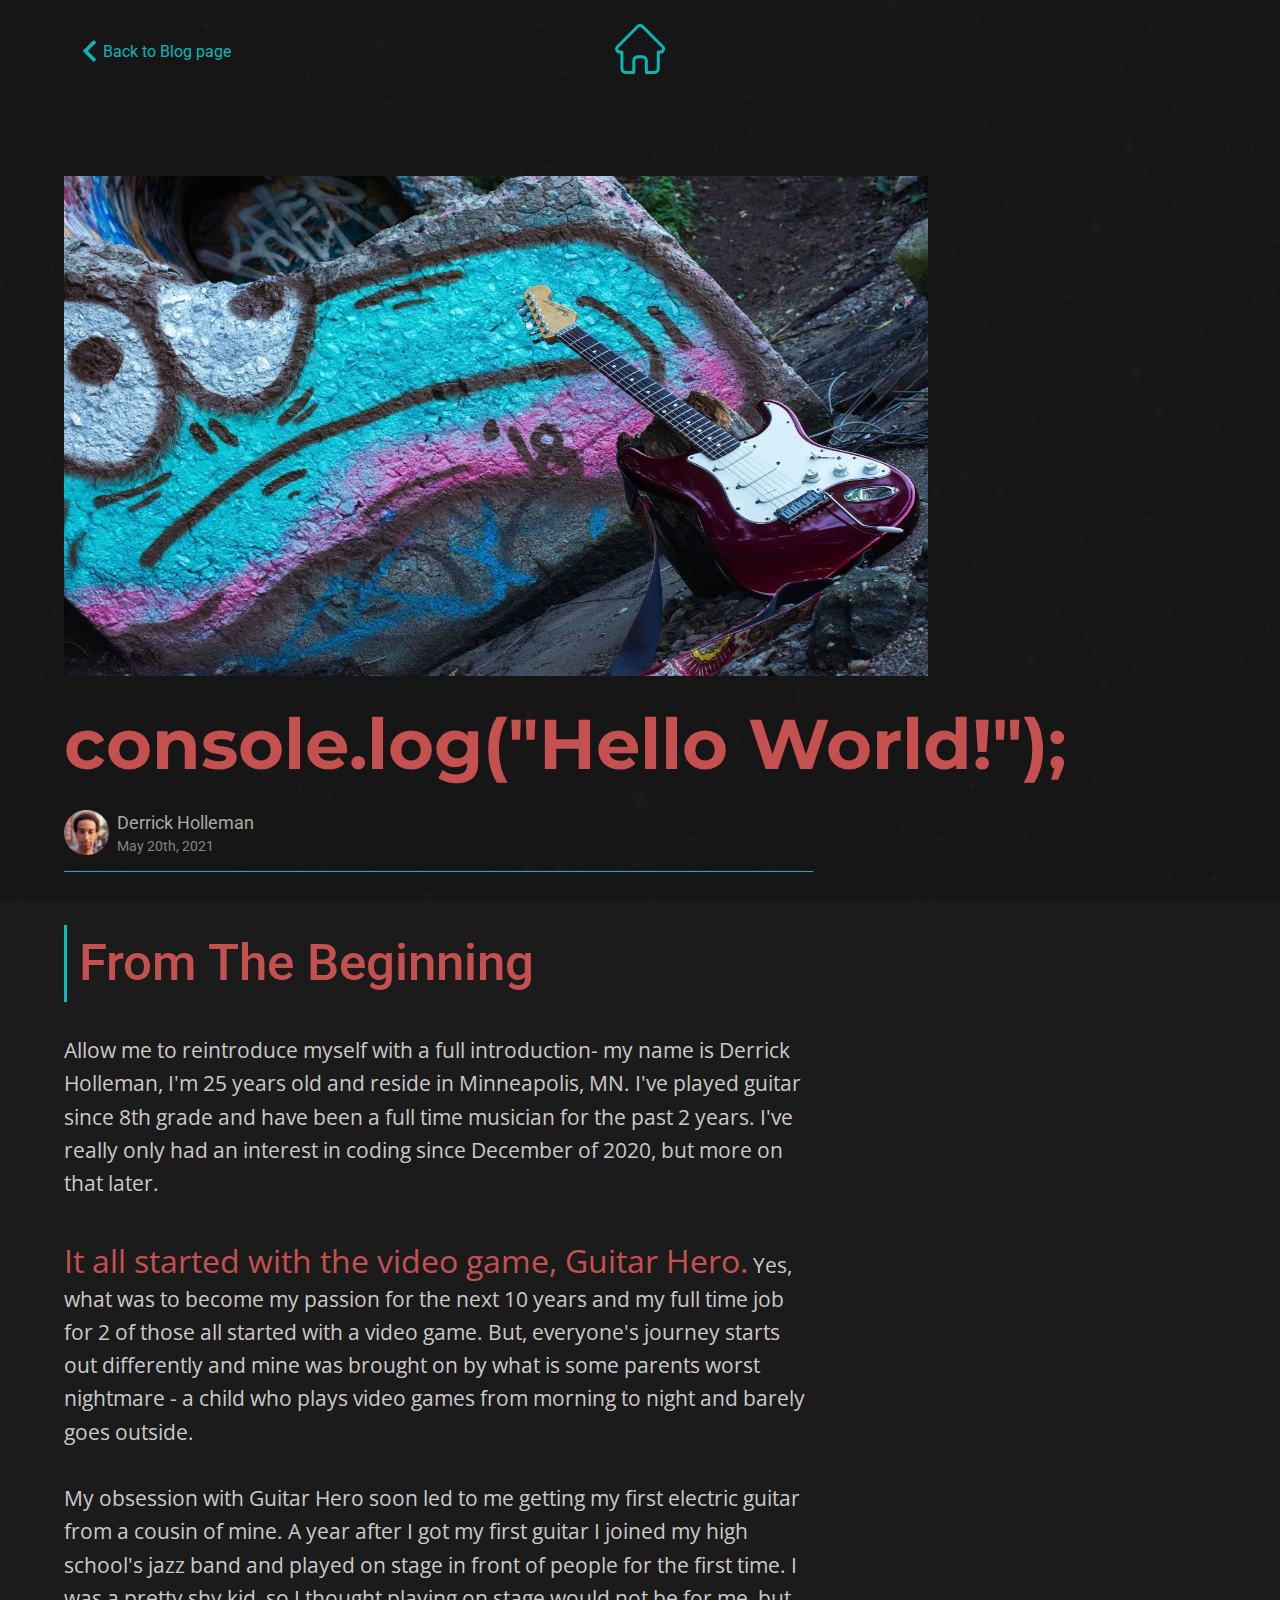
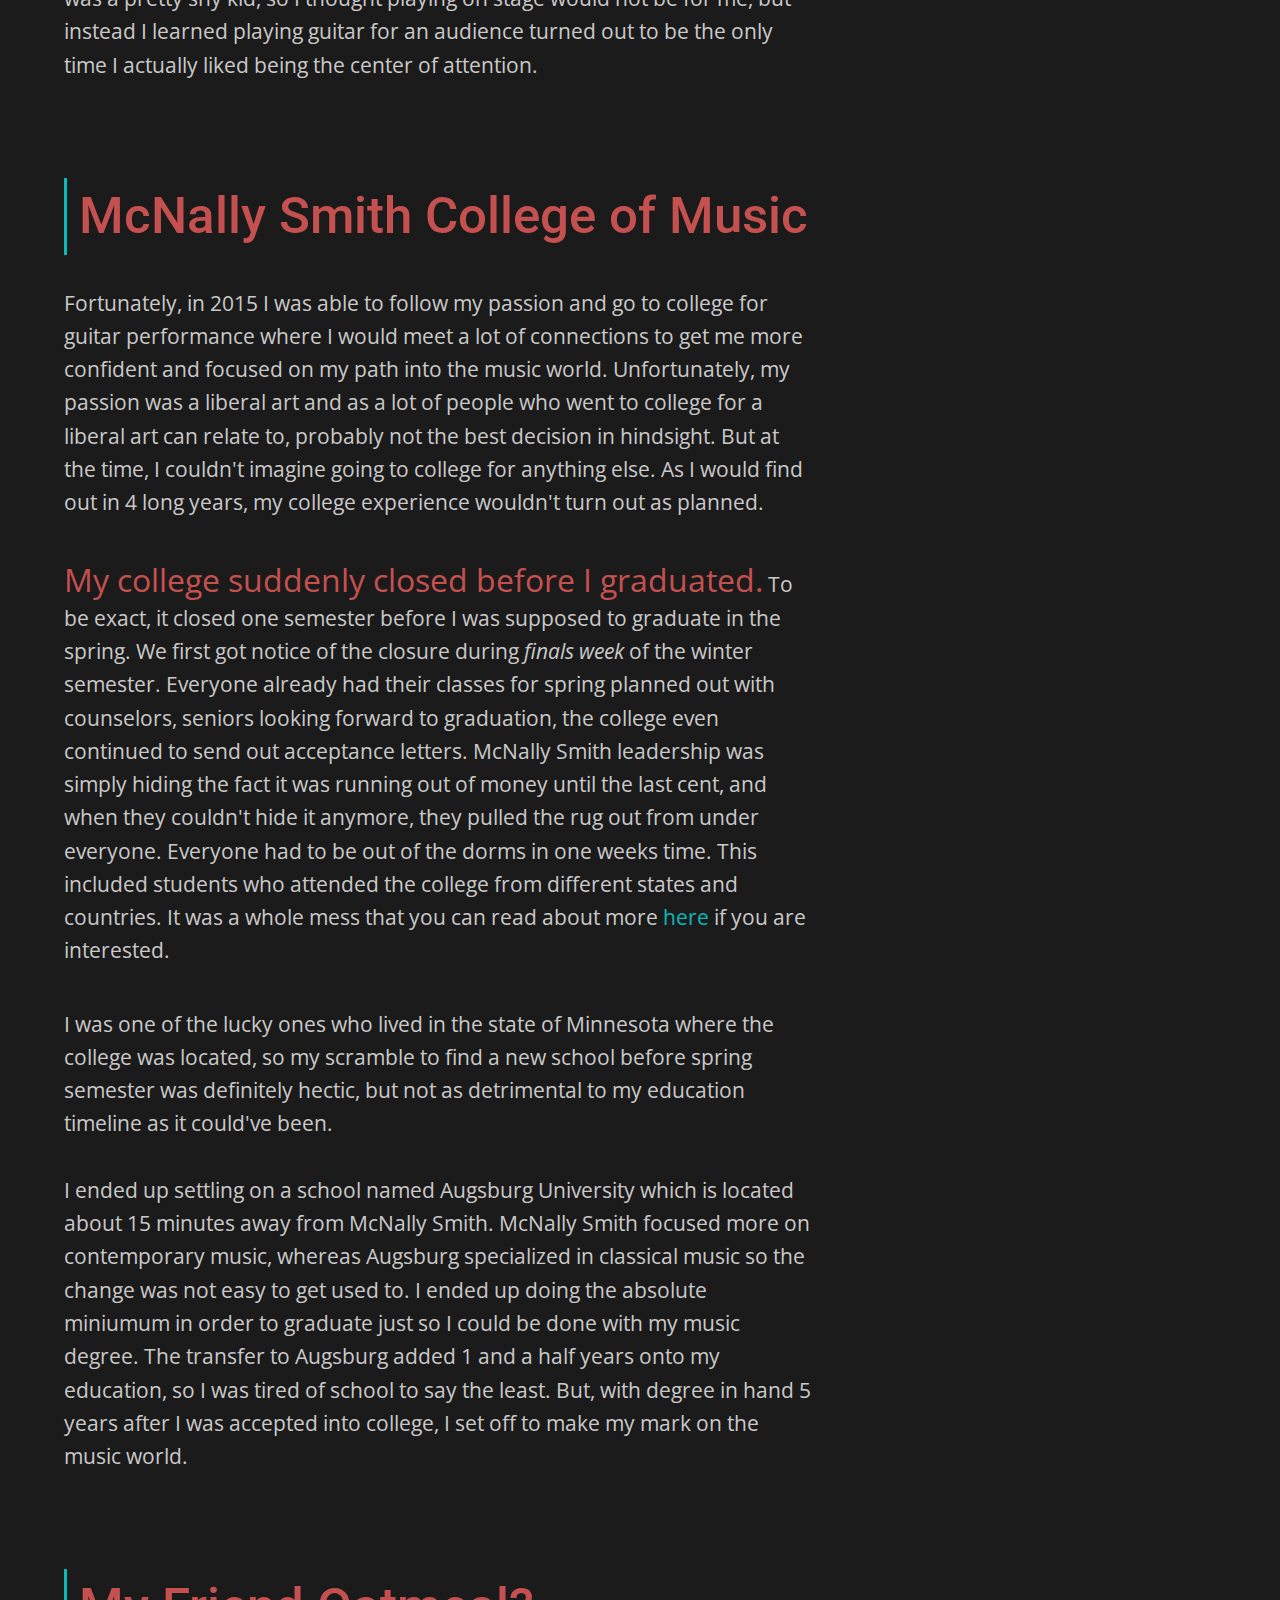
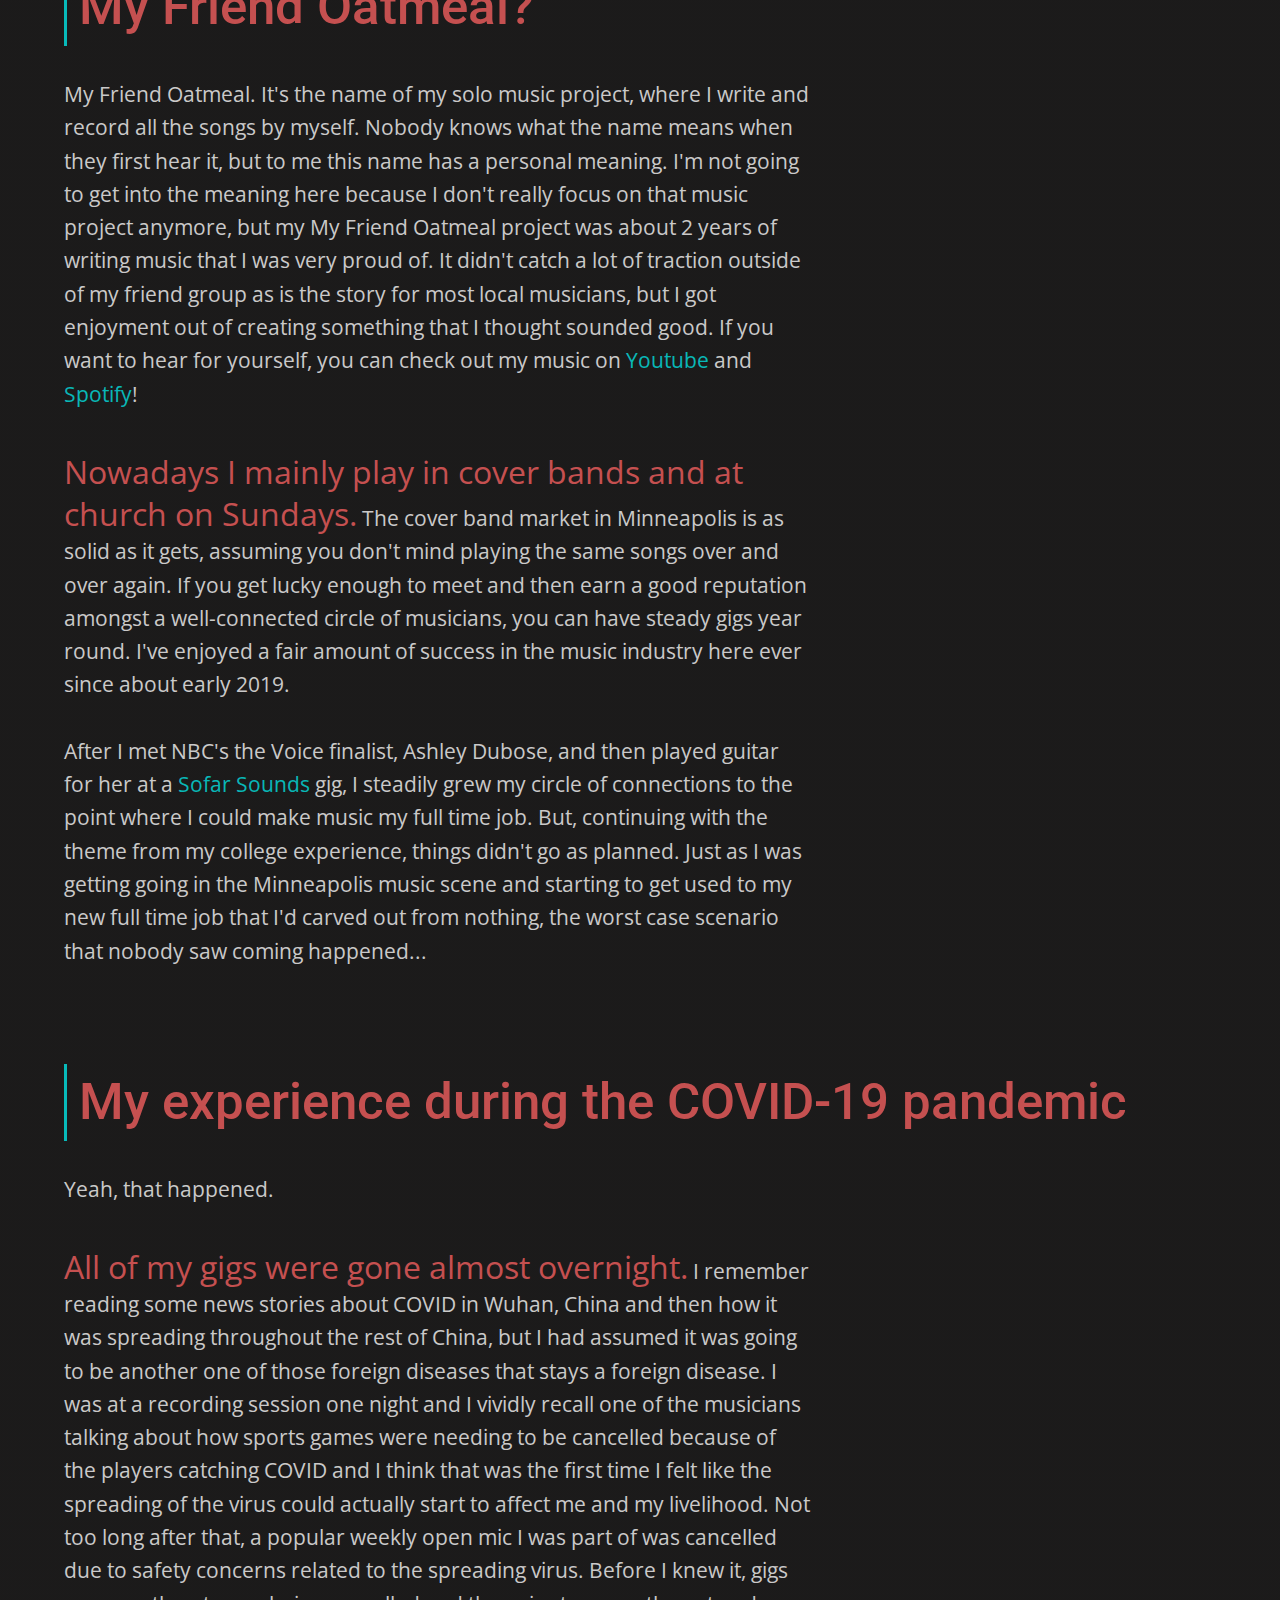
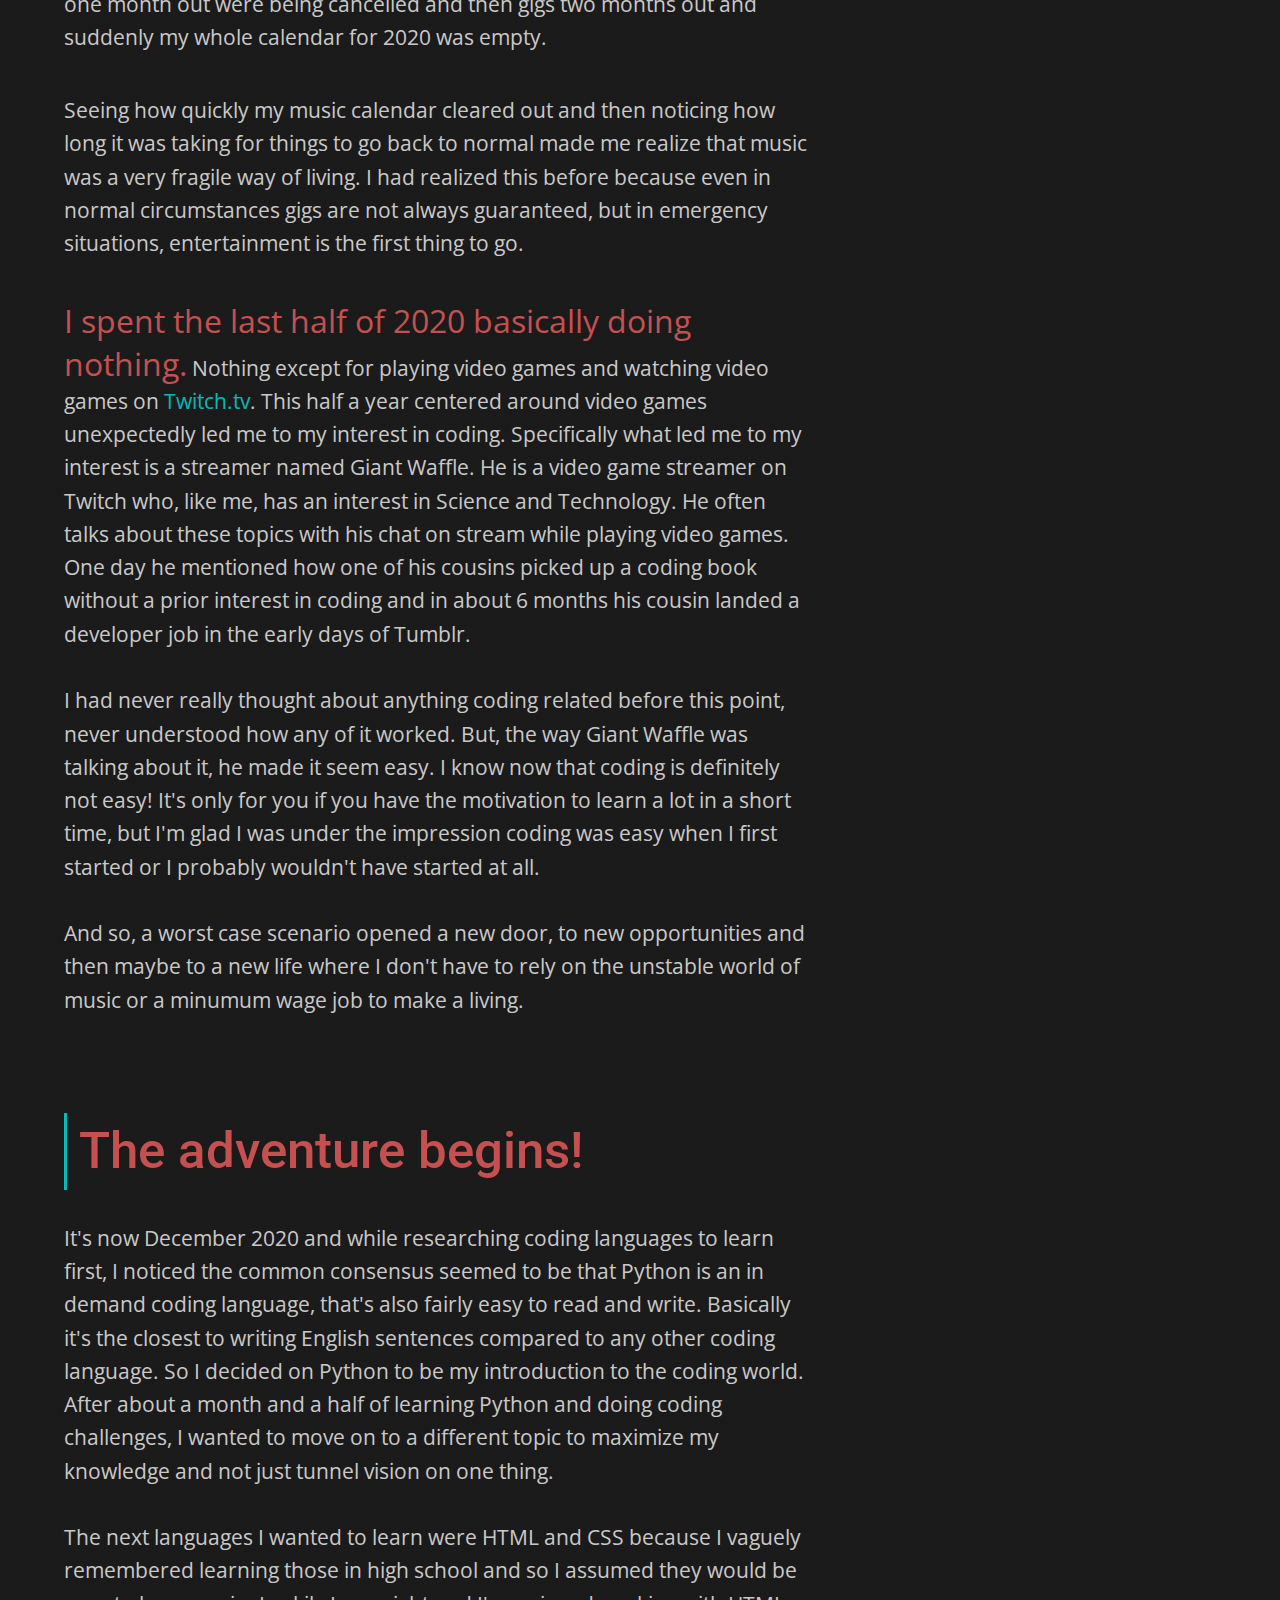
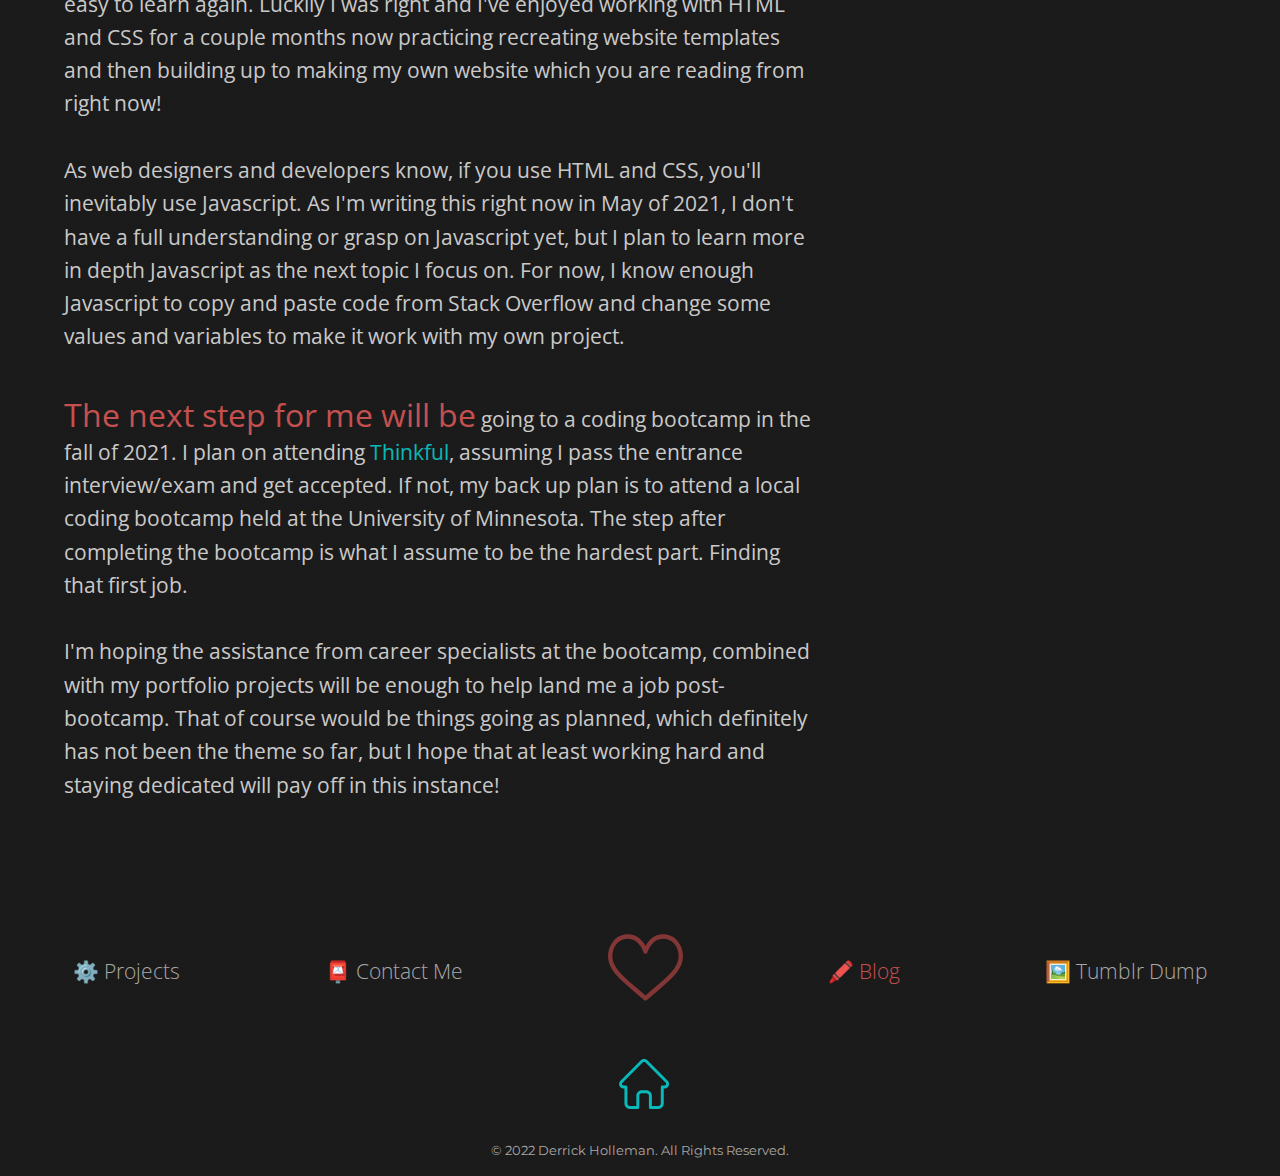
<file: posts/hello-world.html>
<!DOCTYPE html>
<html lang="en">
<head>
  <meta charset="UTF-8">
  <meta name="viewport" content="width=device-width, initial-scale=1.0">
  <meta name="format-detection" content="telephone=no">
  <meta name='description' content="Blog post about my beginnings and entry to the coding world.  From my schooling at McNally Smith, to my life as a musician, and then to my love of web design">
  <meta property="og:type" content="article">
  <meta property="og:title" content="console.log('Hello World!').  Get to know me!">
  <meta property="og:image" content="https://derrickhollemandev.netlify.app/images/frog-guitar-min.jpg"/>
  <meta property="og:description" content="Hi, I'm Derrick.  A web developer with an appreciation for front end design.">
  <!--favicon link-->
  <link rel="shortcut icon" type="image/x-icon" href="../favicon.ico"/>
  <!-- For external style sheets -->
  <link rel="stylesheet" type="text/css" href="css/hello-world.css">
  <link rel="stylesheet" type="text/css" href="css/hamburger-animation.css">
  <!--jQuery import link-->
  <script src="https://ajax.googleapis.com/ajax/libs/jquery/3.6.0/jquery.min.js"></script>
  <!-- For custom fonts -->
  <link rel="preconnect" href="https://fonts.gstatic.com">
  <link href="https://fonts.googleapis.com/css2?family=Montserrat:wght@300;400;500;700&family=Open+Sans:wght@300;400;600&family=Roboto:wght@300;400&display=swap" rel="stylesheet">
  <!-- Font awesome stuff -->
  <!-- <link href="fontawesome/css/all.css" rel="stylesheet">
  <script src="https://use.fontawesome.com/b96c1e7f03.js"></script> -->
  <title>"Hello World!"</title>
  <style>

  *, *:before, *:after {
    box-sizing: border-box;
  }
  * {
    margin: 0%;
    padding: 0%;
  }
  html {
    height: 100%;
    scroll-behavior: smooth;
    overflow-x: hidden;
    overflow-y: scroll;
    /* full screen background works for all sizes of screens */
    background: linear-gradient(to right, 
    rgba(23, 22, 22, .98), 
    rgba(23, 22, 22, .98)), url(images/stars-min.jpg) no-repeat center center fixed;
    background-size: cover;
    /* ------------------- */
  }
  body {
    width: 1920px;
    margin: 0 auto;
    max-width: 100%;
    min-height: 100%;
    /* font-family: 'Open Sans', sans-serif; 300 400 600 */
    /* font-family: 'Roboto', sans-serif; 300 400 500 700 */
    font-family: 'Montserrat', sans-serif;
    overflow-x: hidden;
    font-size: 16px;
    line-height: 1.5;
    /* background-color: rgb(23, 22, 22); */
    transition: .1s; /* transition back into light mode */
    position: relative;
    color: white;
  }
  a {
    text-decoration: none;
    color: #00ffffb3;
  }
  .main-text a:hover {
    color: #c55050;
  }
  ul li::marker {
    display: none;
  }
  ul, li {
    list-style: none;
  }
  img {
    max-width: 100%;
    height: auto;
    color: rgb(168, 168, 168)
  }
  
</style>
</head>

<body>
  <div class="page-container">

      <header>
        <div class="go-back-top" role="button" aria-label="go back to blog page">
          <a href="../blog.html">
            <img src="images/left-chevron.svg" class='arrow-left'>
            Back to Blog page
          </a>
        </div>
        <svg class="home-top" height="50px" viewBox="0 1 511 511.999" width="50px" xmlns="http://www.w3.org/2000/svg" aria-label="Home" role="button">
          <a href="../index.html" cursor="pointer" pointer-events="all">
          <path fill="#00ffffb3" d="m498.699219 222.695312c-.015625-.011718-.027344-.027343-.039063-.039062l-208.855468-208.847656c-8.902344-8.90625-20.738282-13.808594-33.328126-13.808594-12.589843 0-24.425781 4.902344-33.332031 13.808594l-208.746093 208.742187c-.070313.070313-.144532.144531-.210938.214844-18.28125 18.386719-18.25 48.21875.089844 66.558594 8.378906 8.382812 19.441406 13.234375 31.273437 13.746093.484375.046876.96875.070313 1.457031.070313h8.320313v153.695313c0 30.417968 24.75 55.164062 55.167969 55.164062h81.710937c8.285157 0 15-6.71875 15-15v-120.5c0-13.878906 11.292969-25.167969 25.171875-25.167969h48.195313c13.878906 0 25.167969 11.289063 25.167969 25.167969v120.5c0 8.28125 6.714843 15 15 15h81.710937c30.421875 0 55.167969-24.746094 55.167969-55.164062v-153.695313h7.71875c12.585937 0 24.421875-4.902344 33.332031-13.8125 18.359375-18.367187 18.367187-48.253906.027344-66.632813zm-21.242188 45.421876c-3.238281 3.238281-7.542969 5.023437-12.117187 5.023437h-22.71875c-8.285156 0-15 6.714844-15 15v168.695313c0 13.875-11.289063 25.164062-25.167969 25.164062h-66.710937v-105.5c0-30.417969-24.746094-55.167969-55.167969-55.167969h-48.195313c-30.421875 0-55.171875 24.75-55.171875 55.167969v105.5h-66.710937c-13.875 0-25.167969-11.289062-25.167969-25.164062v-168.695313c0-8.285156-6.714844-15-15-15h-22.328125c-.234375-.015625-.464844-.027344-.703125-.03125-4.46875-.078125-8.660156-1.851563-11.800781-4.996094-6.679688-6.679687-6.679688-17.550781 0-24.234375.003906 0 .003906-.003906.007812-.007812l.011719-.011719 208.847656-208.839844c3.234375-3.238281 7.535157-5.019531 12.113281-5.019531 4.574219 0 8.875 1.78125 12.113282 5.019531l208.800781 208.796875c.03125.03125.066406.0625.097656.09375 6.644531 6.691406 6.632813 17.539063-.03125 24.207032zm0 0" fill='#a8a8a8' />
          <rect x="0" y="0" width="100%" height="100%" fill="none" /> 
          </a>
        </svg>

        <!-------------->
        <!--MOBILE NAV-->
        <!-------------->
        <button class="hamburger" aria-label="open the menu" aria-expanded="false" onclick="ariaToggle()">
          <span></span>
          <span></span>
          <span></span>
        </button> 
        <nav>
        <ul class="mobile-nav">
          <li class="open"><a href="../index.html">Home</a></li>
          <li class="open"><a href="../projects.html">Projects</a></li>
          <li class="open"><a href="../contact.html">Contact Me</a></li>
          <li class="open"><a href="../blog.html" class="is-open">Blog</a></li>
          <li class="open"><a href="../photos.html">Tumblr Dump</a></li>
        </ul>
      </nav>

        <div class="blog-header">
          <img src="images/frog-guitar-min.jpg" width="1334" height="890" class="blog-photo-big" alt="guitar laying against a rock"/>
          <h2 class="post-title">
            <!--adding a span with space allows for text wrapping on mobile-->
            console.log<span class="space"> </span>("Hello World!");
          </h2>
        <div class="author">
          <img src="images/profile-pic-min.png" width="45" height="45" alt="picture of Derrick Holleman" class="profile-pic">
          <div class="author-info">
            <p class="name">
              Derrick Holleman
            </p>
            <p class="date">
              May 20th, 2021
            </p>
          </div>
        </div>
      </header>

      <section class="post-container">

        <h2 class="section-title">
          From The Beginning
        </h2>
        <p class="main-text">
          Allow me to reintroduce myself with a full introduction- my name is Derrick Holleman, I'm 25 years old and reside in Minneapolis, MN.  I've played guitar since 8th grade and have been a full time musician for the past 2 years.  I've really only had an interest in coding since December of 2020, but more on that later.
        </p>
        <br/>
        <p class="main-text last-paragraph">
          <span class="accent">It all started with the video game, Guitar Hero.</span>
          Yes, what was to become my passion for the next 10 years and my full time job for 2 of those all started with a video game.  But, everyone's journey starts out differently and mine was brought on by what is some parents worst nightmare - a child who plays video games from morning to night and barely goes outside.  
          <br/>
          <br/> 
          My obsession with Guitar Hero soon led to me getting my first electric guitar from a cousin of mine.  A year after I got my first guitar I joined my high school's jazz band and played on stage in front of people for the first time.  I was a pretty shy kid, so I thought playing on stage would not be for me, but instead I learned playing guitar for an audience turned out to be the only time I actually liked being the center of attention.
        </p>

        <h2 class="section-title">
          McNally Smith College of Music
        </h2>
        <p class="main-text">
          Fortunately, in 2015 I was able to follow my passion and go to college for guitar performance where I would meet a lot of connections to get me more confident and focused on my path into the music world.  Unfortunately, my passion was a liberal art and as a lot of people who went to college for a liberal art can relate to, probably not the best decision in hindsight.  But at the time, I couldn't imagine going to college for anything else.  As I would find out in 4 long years, my college experience wouldn't turn out as planned. 
        </p>
        <br/>
        <p class="main-text">
          <span class="accent">My college suddenly closed before I graduated.</span>
          To be exact, it closed one semester before I was supposed to graduate in the spring.  We first got notice of the closure during <i>finals week</i> of the winter semester.  Everyone already had their classes for spring planned out with counselors, seniors looking forward to graduation, the college even continued to send out acceptance letters.  McNally Smith leadership was simply hiding the fact it was running out of money until the last cent, and when they couldn't hide it anymore, they pulled the rug out from under everyone.  Everyone had to be out of the dorms in one weeks time.  This included students who attended the college from different states and countries.  It was a whole mess that you can read about more <a href="https://www.npr.org/sections/thetwo-way/2017/12/19/571997969/minnesota-music-college-closes-abruptly-and-students-scramble-to-find-schools" target="_blank">here</a> if you are interested.  
        </p>
        <br/>
        <p class="main-text last-paragraph">
          I was one of the lucky ones who lived in the state of Minnesota where the college was located, so my scramble to find a new school before spring semester was definitely hectic, but not as detrimental to my education timeline as it could've been.  
          <br/>
          <br/>
          I ended up settling on a school named Augsburg University which is located about 15 minutes away from McNally Smith.  McNally Smith focused more on contemporary music, whereas Augsburg specialized in classical music so the change was not easy to get used to.  I ended up doing the absolute miniumum in order to graduate just so I could be done with my music degree.  The transfer to Augsburg added 1 and a half years onto my education, so I was tired of school to say the least.  But, with degree in hand 5 years after I was accepted into college, I set off to make my mark on the music world.
        </p>

        <h2 class="section-title">
          My Friend Oatmeal?
        </h2>
        <p class="main-text">
          My Friend Oatmeal.  It's the name of my solo music project, where I write and record all the songs by myself.  Nobody knows what the name means when they first hear it, but to me this name has a personal meaning.  I'm not going to get into the meaning here because I don't really focus on that music project anymore, but my My Friend Oatmeal project was about 2 years of writing music that I was very proud of.  It didn't catch a lot of traction outside of my friend group as is the story for most local musicians, but I got enjoyment out of creating something that I thought sounded good.  If you want to hear for yourself, you can check out my music on 
          <a href="https://www.youtube.com/channel/UCdVL7KUnYjvHXFG9wZYNnrg" target="_blank">Youtube</a> and <a href="https://open.spotify.com/artist/5iWsYiO66RyOUgE0zv0SBm" target="_blank">Spotify</a>!  
        </p>
        <br/>
        <p class="main-text last-paragraph">
          <span class="accent">Nowadays I mainly play in cover bands and at church on Sundays.</span>  The cover band market in Minneapolis is as solid as it gets, assuming you don't mind playing the same songs over and over again.  If you get lucky enough to meet and then earn a good reputation amongst a well-connected circle of musicians, you can have steady gigs year round.  I've enjoyed a fair amount of success in the music industry here ever since about early 2019.  
          <br/>
          <br/>
          After I met NBC's the Voice finalist, Ashley Dubose, and then played guitar for her at a <a href="https://www.sofarsounds.com/" target="_blank">Sofar Sounds</a> gig, I steadily grew my circle of connections to the point where I could make music my full time job.  But, continuing with the theme from my college experience, things didn't go as planned.  Just as I was getting going in the Minneapolis music scene and starting to get used to my new full time job that I'd carved out from nothing, the worst case scenario that nobody saw coming happened...
        </p>

        <h2 class="section-title">
          My experience during the COVID-19 pandemic
        </h2>
        <p class="main-text">
          Yeah, that happened.
        </p>
        <br/>
        <p class="main-text">
          <span class="accent">All of my gigs were gone almost overnight.</span> I remember reading some news stories about COVID in Wuhan, China and then how it was spreading throughout the rest of China, but I had assumed it was going to be another one of those foreign diseases that stays a foreign disease.  I was at a recording session one night and I vividly recall one of the musicians talking about how sports games were needing to be cancelled because of the players catching COVID and I think that was the first time I felt like the spreading of the virus could actually start to affect me and my livelihood.  Not too long after that, a popular weekly open mic I was part of was cancelled due to safety concerns related to the spreading virus.  Before I knew it, gigs one month out were being cancelled and then gigs two months out and suddenly my whole calendar for 2020 was empty.
          </p>
          <br/>
          <p class="main-text">
            Seeing how quickly my music calendar cleared out and then noticing how long it was taking for things to go back to normal made me realize that music was a very fragile way of living.  I had realized this before because even in normal circumstances gigs are not always guaranteed, but in emergency situations, entertainment is the first thing to go.
          </p>
          <br/>
          <p class="main-text last-paragraph">
            <span class="accent">I spent the last half of 2020 basically doing nothing.</span> Nothing except for playing video games and watching video games on <a href="https://www.twitch.tv/" target="_blank">Twitch.tv</a>.  This half a year centered around video games unexpectedly led me to my interest in coding.  Specifically what led me to my interest is a streamer named Giant Waffle.  He is a video game streamer on Twitch who, like me, has an interest in Science and Technology. He often talks about these topics with his chat on stream while playing video games.  One day he mentioned how one of his cousins picked up a coding book without a prior interest in coding and in about 6 months his cousin landed a developer job in the early days of Tumblr.  
            <br/>
            <br/>
            I had never really thought about anything coding related before this point, never understood how any of it worked.  But, the way Giant Waffle was talking about it, he made it seem easy.  I know now that coding is definitely not easy!  It's only for you if you have the motivation to learn a lot in a short time, but I'm glad I was under the impression coding was easy when I first started or I probably wouldn't have started at all.  
            <br/>
            <br/>
            And so, a worst case scenario opened a new door, to new opportunities and then maybe to a new life where I don't have to rely on the unstable world of music or a minumum wage job to make a living.
          </p>

          <h2 class="section-title">
            The adventure begins!
          </h2>
          <p class="main-text">
            It's now December 2020 and while researching coding languages to learn first, I noticed the common consensus seemed to be that Python is an in demand coding language, that's also fairly easy to read and write.  Basically it's the closest to writing English sentences compared to any other coding language.  So I decided on Python to be my introduction to the coding world.  After about a month and a half of learning Python and doing coding challenges, I wanted to move on to a different topic to maximize my knowledge and not just tunnel vision on one thing.  
            <br/>
            <br/>
            The next languages I wanted to learn were HTML and CSS because I vaguely remembered learning those in high school and so I assumed they would be easy to learn again.  Luckily I was right and I've enjoyed working with HTML and CSS for a couple months now practicing recreating website templates and then building up to making my own website which you are reading from right now!  
            <br/>
            <br/>
            As web designers and developers know, if you use HTML and CSS, you'll inevitably use Javascript.  As I'm writing this right now in May of 2021, I don't have a full understanding or grasp on Javascript yet, but I plan to learn more in depth Javascript as the next topic I focus on.  For now, I know enough Javascript to copy and paste code from Stack Overflow and change some values and variables to make it work with my own project.  
          </p>
          <br/>
          <p class="main-text last-paragraph">
            <span class="accent">The next step for me will be</span> going to a coding bootcamp in the fall of 2021.  I plan on attending <a href="https://www.thinkful.com/" target="_blank">Thinkful</a>, assuming I pass the entrance interview/exam and get accepted.  If not, my back up plan is to attend a local coding bootcamp held at the University of Minnesota.  The step after completing the bootcamp is what I assume to be the hardest part.  Finding that first job.  
            <br/>
            <br/>
            I'm hoping the assistance from career specialists at the bootcamp, combined with my portfolio projects will be enough to help land me a job post-bootcamp.  That of course would be things going as planned, which definitely has not been the theme so far, but I hope that at least working hard and staying dedicated will pay off in this instance!
          </p>

        </section>

        <footer>
          <ul class="nav-ul">
            <li class="item-to-underline"><a href="../projects.html" class="hover-text-from-middle"><span aria-hidden="true">⚙️</span> Projects</a></li>
            <li class="item-to-underline"><a href="../contact.html" class="hover-text-from-middle"><span aria-hidden="true">📮</span> Contact Me</a></li>
            <li>
              <a href="../cat.html" target="_blank">
                <img src="../images/heart.svg" width="75" height="75" class="heart" alt="heart icon" aria-label="click on the heart to see a cat picture">
              </a>
            </li>
            <li class="item-to-underline"><a href="../blog.html" class="hover-text-from-middle is-open"><span aria-hidden="true">🖍️</span> Blog</a></li>
            <li class="item-to-underline"><a href="../photos.html" class="hover-text-from-middle"><span aria-hidden="true">🖼️</span> Tumblr Dump</a></li>
          </ul>
          
          <ul class="footer-mobile-nav">
            <li><a href="../projects.html">⚙️ Projects</a></li>
            <li><a href="../contact.html">📮 Contact Me</a></li>
            <li><a href="../blog.html" class="is-open">🖍️ Blog</a></li>
            <li><a href="../photos.html">🖼️ Tumblr Dump</a></li>
          </ul>

        <p class="copyright">
          &copy 2022 Derrick Holleman.  All Rights Reserved.
          <svg class="home-bottom" height="50px" viewBox="0 1 511 511.999" width="50px" xmlns="http://www.w3.org/2000/svg" aria-label="Home" role="button">
            <a href="../index.html" cursor="pointer" pointer-events="all">
            <path fill="#00ffffb3" d="m498.699219 222.695312c-.015625-.011718-.027344-.027343-.039063-.039062l-208.855468-208.847656c-8.902344-8.90625-20.738282-13.808594-33.328126-13.808594-12.589843 0-24.425781 4.902344-33.332031 13.808594l-208.746093 208.742187c-.070313.070313-.144532.144531-.210938.214844-18.28125 18.386719-18.25 48.21875.089844 66.558594 8.378906 8.382812 19.441406 13.234375 31.273437 13.746093.484375.046876.96875.070313 1.457031.070313h8.320313v153.695313c0 30.417968 24.75 55.164062 55.167969 55.164062h81.710937c8.285157 0 15-6.71875 15-15v-120.5c0-13.878906 11.292969-25.167969 25.171875-25.167969h48.195313c13.878906 0 25.167969 11.289063 25.167969 25.167969v120.5c0 8.28125 6.714843 15 15 15h81.710937c30.421875 0 55.167969-24.746094 55.167969-55.164062v-153.695313h7.71875c12.585937 0 24.421875-4.902344 33.332031-13.8125 18.359375-18.367187 18.367187-48.253906.027344-66.632813zm-21.242188 45.421876c-3.238281 3.238281-7.542969 5.023437-12.117187 5.023437h-22.71875c-8.285156 0-15 6.714844-15 15v168.695313c0 13.875-11.289063 25.164062-25.167969 25.164062h-66.710937v-105.5c0-30.417969-24.746094-55.167969-55.167969-55.167969h-48.195313c-30.421875 0-55.171875 24.75-55.171875 55.167969v105.5h-66.710937c-13.875 0-25.167969-11.289062-25.167969-25.164062v-168.695313c0-8.285156-6.714844-15-15-15h-22.328125c-.234375-.015625-.464844-.027344-.703125-.03125-4.46875-.078125-8.660156-1.851563-11.800781-4.996094-6.679688-6.679687-6.679688-17.550781 0-24.234375.003906 0 .003906-.003906.007812-.007812l.011719-.011719 208.847656-208.839844c3.234375-3.238281 7.535157-5.019531 12.113281-5.019531 4.574219 0 8.875 1.78125 12.113282 5.019531l208.800781 208.796875c.03125.03125.066406.0625.097656.09375 6.644531 6.691406 6.632813 17.539063-.03125 24.207032zm0 0" fill='#c55050' />
            <rect x="0" y="0" width="100%" height="100%" fill="none" /> 
            </a>
          </svg>
        </p>
      </footer>

  </div>
  <script src="js/hamburger.js"></script>
</body>
</html>
</file>
<file: css/index.css>
.hamburger {
    display: none;
    background: none;
    outline: none;
    border: none;
  }
  .mobile-nav {
    display: none;
  }
  
  .container {
    position: relative;
    width: 1440px;
    margin: 0 auto;
    max-width: 100%;
  }

  .page-container {
    position: relative;
    width: 1440px;
    min-height: 100vh;
    display: flex;
    flex-direction: column;
    align-items: center;
    justify-content: center;
    max-width: 100%;
    margin: 0 auto;
  }
/* copy and paste to other .css files for easy nav add */

  .home-top:hover path, 
  .home-top:focus-within path, 
  .home-top:active path {
    fill: #c55050;
    transition: .2s ease-in-out;
  }
  .is-active-top path {
    fill: #c55050;
  }
  .nav-ul-top {
    position: absolute;
    top: 2rem;
    right: 0;
    color: rgb(168, 168, 168);
    font-size: clamp(1.1rem, 2vw, 1.3rem);
    z-index: 3;
  }
  .is-active-top {
    color: #c55050;
  }
  .nav-ul-top ul {
    display: flex;
    align-items: center;
    justify-content: space-evenly;
  }
  .nav-ul-top li {
    margin: 0 auto;
  }
  .nav-ul-top li a {
    position: relative;
    font-family: 'Open Sans', sans-serif;
    font-weight: 300;
    transition: .2s ease-in-out;
  }
  .nav-ul-top li a:hover, 
  .nav-ul-top li a:focus, 
  .nav-ul-top  li a:active {
    color: #c55050;
  }
  /* wrapped svg in a div so it can be equal length as heart svg */
  .svg-container {
    width: 75px;
    text-align: center;
  }
/* copy and paste to other .css files for easy nav add */

  .hero-title {
    color: #c55050;
    font-size: clamp(3rem, 6vw, 5rem);
    text-align: center;
    font-weight: 700;
    width: 95%;
    margin: 5rem auto 1rem 2rem;
    z-index: 3;
  }

  .period {
    display: inline-block; /* animation on span won't work without display property */
    color: rgb(168, 168, 168);
    text-shadow: 0px -3px 9px rgba(255, 255, 255, 0.8), 0px 1px 9px rgba(255, 255, 255, 0.8);
    animation: Jump 1.5s ease-in-out 5;
    -moz-animation: none; /* too laggy on firefox */
    font-size: clamp(2.5rem, 3vw, 3rem);
  }
  @keyframes Jump {
    50% {
      transform: translateY(-7px);
    }
  }

  .hero-gray {
    color: rgb(202, 201, 201);
    font-size: clamp(1.5rem, 3vw, 3rem);
    font-weight: 300;
    margin-top: 3rem;
  }

  .hero-buttons {
    display: flex;
    margin-bottom: 8rem;
  }

  .hero-btn {
    color: rgb(202, 201, 201);
    background-color: transparent;
    border: 2px solid rgb(202, 201, 201);
    border-radius: 40px;
    cursor: pointer;
    margin: 1rem;
    font-family: 'Open-Sans', sans-serif;
    font-weight: 600;
    font-size: 1.3rem;
    letter-spacing: .03rem;
    transition: .2s ease-in-out;
    box-shadow: 0px 2px 3px rgba(95, 88, 88, 0.4);
    position: relative;
    z-index: 3;
  }
  .hero-btn:hover, 
  .hero-btn:focus-within, 
  .hero-btn:active {
    color: #171616;
    background-color: #c55050;
    border: 2px solid rgb(23, 22, 22);
  }
  /* .hero-btn a creates the clickable space for the whole button */
  .hero-btn a {
    text-decoration: none;
    display: block; /* display block allows height and width to be edited */
    color: inherit;
    height: 3.5rem; /* height of button. specifying height/width makes whole button clickable */
    width: 10rem; /* width of button */
    line-height: 3.5rem; /* needed to center text, must equal height */
  }

  /* IMAGE SWAP ON BUTTON HOVER */
  /* -------------------------- */
  .resume-text {
    opacity: 1;
    transition: .4s ease-out;
  }
  .hero-btn:hover .resume-text, 
  .hero-btn:focus-within .resume-text,
  .hero-btn:active .resume-text {
    opacity: 0;
  }
  .resume-icon {
    position: absolute;
    width: 0px;
    top: .3rem;
    left: 3.7rem;
    opacity: 0;
    transition: .3s ease-in-out;
    transform: translateX(-110px);
    visibility: hidden; /* can't be clickable until hover state activates */
  }
  .hero-btn:hover .resume-icon, 
  .hero-btn:focus-within .resume-icon,
  .hero-btn:active .resume-icon {
    visibility: visible;
    width: 45px;
    height: 45px;
    opacity: 1;
    transform: translate(0px);
  }

  /* github button text swap styles */
  .github-text {
    opacity: 1;
    transition: .4s ease-out;
  }
  .hero-btn:hover .github-text, 
  .hero-btn:focus-within .github-text,
  .hero-btn:active .github-text {
    opacity: 0;
  }
  .github-icon {
    position: absolute;
    width: 0px;
    top: .3rem;
    left: 3.7rem;
    opacity: 0;
    transition: .3s ease-in-out;
    transform: translateX(110px);
    visibility: hidden; /* can't be clickable until hover state activates */
  }
  .hero-btn:hover .github-icon, 
  .hero-btn:focus-within .github-icon,
  .hero-btn:active .github-icon {
    visibility: visible;
    width: 45px;
    height: 45px;
    opacity: 1;
    transform: translate(0px);
  }
  /* -------------------------- */
  /* -------------------------- */

  .hero-p {
    font-family: 'Open Sans', sans-serif;
    font-weight: 300;
    font-size: clamp(1.3rem, 2vw, 1.5rem);
    color: #df7171;
    max-width: 70%;
    text-align: center;
    line-height: 1.6;
    z-index: 3;
  }
  h2 {
    font-size: inherit;
  }
  .hero-p-title {
    display: flex;
    flex-direction: column;
    color: rgb(202, 201, 201);
    font-family: 'Roboto', sans-serif;
    font-weight: 700;
    font-size: clamp(2rem, 3.8vw, 2.9rem);
    text-align: center;
    width: max-content; /* needed for animation to end on time */
    margin-bottom: 11rem;
    z-index: 3;
  }
  /* TYPEWRITER ANIMATION */
  .typewriter {
    display: inline-block;
  }
  .typewriter-text {
    display: inline-block;
    overflow: hidden;
    animation: typing 5s steps(36, end), blink .75s step-end 7 forwards;
    white-space: nowrap;
    border-right: 3px solid #00ffffb3;
    margin-bottom: 1.5rem;
  }
  @keyframes typing {
    0% {
      width: 0%;
    }
    100% {
      width: 100%;
    }
  }
  @keyframes blink {
    0%, 100% {
      border-color: transparent;
    }
    50% {
      border-color: #00ffffb3;
    }
  }
/* ---------------------- */
  .mission {
    display: flex; /* adding display flex makes the inner "a" child the same height as parent div, allowing whole "a" element to be clickable */
    color: #00ffffb3;
    font-family: 'Open-Sans', sans-serif;
    font-weight: 600;
    font-size: clamp(1.7rem, 2.8vw, 2.3rem);
    cursor: pointer;
    width: max-content;
    margin: 0 auto;
    position: relative;
    left: -.5rem;
    z-index: 3;
    animation: wobble-horizontal 4s ease-in-out infinite;
  }

  .mission:hover, 
  .mission:focus-within, 
  .mission:active {
    color: #c55050;
  }
  @keyframes wobble-horizontal {
    8.325% {
      transform: translateX(8px);
    }
    16.65% {
      transform: translateX(-6px);
    }
    24.975% {
      transform: translateX(4px);
    }
    33.3% {
      transform: translateX(-2px);
    }
    41.625% {
      transform: translateX(1px);
    }
    50% {
      transform: translateX(0);
    }
    100% {
      transform: translateX(0);
    }
  }

  .right-arrow:focus-within {
    outline: 1px solid white;
  }
  .right-arrow {
    position: absolute;
    z-index: 3;
    width: 22px;
    height: 22px;
    left: 107%;
    bottom: .55rem;
  }

  .mission:hover .right-arrow path, 
  .mission:focus-within .right-arrow path, 
  .mission:active .right-arrow path {
    fill: #c55050;
  }
   
  .right-arrow:focus-within {
    outline: 1px solid white;
  }

  .skills-container {
    max-width: 1440px;
    width: 75%;
    margin: 0 auto;
    display: flex;
    flex-direction: column;
    margin-bottom: 10rem;
    z-index: 3;
  }
  .skills-section {
    margin: 2rem 0;
  }
  .skills-title {
    color: rgb(202, 201, 201);
    font-family: 'Montserrat', sans-serif;
    font-weight: 500;
    font-size: clamp(2rem, 2.5vw, 2.25rem);
    text-align: center;
    margin-bottom: 1.5rem;
  }
  .skills-row {
    display: flex;
    width: 50%;
    margin: 0 auto;
    align-items: center;
    justify-content: space-around;
  }
  .skills-row img {
    margin: .5rem 1rem;
  }

  .p-section {
    position: relative;
    display: block;
    max-width: 90%; /* allows pseudo element to be centered */
    margin: 0 auto;
  } 

  .p-section::before {
    content: '';
    position: absolute;
    background-color: #00ffffb3;
    width: 50px;
    height: 2px;
    top: -1.5rem;
    left: 50%;
    margin-left: -25px;
  }
  .p-section:nth-child(1) {
    margin-top: 3rem;
  }

  nav {
    width: 100%; /* takes up 100% of screen size, allows for responsive absolutely positioned top nav */
    margin-bottom: 4rem;
  }

  @keyframes Pulse {
    50% {
      transform: scale(1.2);
      -moz-transform: scale3d(1.2, 1.2, 1.2);
    }
  }
  .heart {
    animation: Pulse 1.5s infinite ease-in-out;
  }

  .mobile-heart {
    display: none;
  }
  .cat-link {
    display: none;
  }

  .nav-ul {
    width: 1440px;
    max-width: 100%;
    margin: 0 auto;
    display: flex;
    align-items: center;
    justify-content: space-between;
    padding-top: 2rem;
  }

  .nav-ul li {
    margin: 0 auto; /* evenly spaces nav ul items */
    /* width: max-content; */
  }

  .nav-ul li a {
    color: rgb(168, 168, 168);
    font-family: 'Open Sans', sans-serif;
    font-weight: 300;
    transition: .2s;
    position: relative; /* needed for underline */
    font-size: clamp(1.1rem, 2vw, 1.3rem);
    z-index: 3;
  }
  .nav-ul li a:hover, 
  .nav-ul li a:focus, 
  .nav-ul li a:active {
    color: #c55050;
  }

  /* UNDERLINE FROM MIDDLE */
.hover-text-from-middle::after {
  content: '';
  position: absolute;
  display: block;
  left: 50%;
  right: 100%;
  bottom: -5px;
  border-bottom: 2px solid #c55050;
  transition: .5s;
}
.hover-text-from-middle::before {
  content: '';
  position: absolute;
  display: block;
  right: 50%;
  left: 100%;
  bottom: -5px;
  border-bottom: 2px solid #c55050;
  transition: .5s;
}
   /* ------------------------ */

.item-to-underline:hover .hover-text-from-middle::after {
  right: -2px; /* 10px goes to the edge of the text, 0 is too far */
}
.item-to-underline:hover .hover-text-from-middle::before {
  left: 0;
}

  footer {
    width: 100%;
  }

  .social-icons {
    display: flex;
    align-items: center;
    justify-content: space-evenly;
    width: 30%;
    margin: 0 auto;
    z-index: 3;
  }
  .icon path {
    fill: "#a8a8a8";
    transition: .35s;
  }
  .icon:hover path, 
  .icon:focus-within path, 
  .icon:active path {
    fill: #c55050;
  }

  .copyright {
    color: rgb(168, 168, 168);
    font-size: clamp(.8rem, 1vw, .9rem);
    text-align: center;
    width: 90%;
    margin: 2rem auto 1rem auto;
  }

  .back-to-top {
    display: none;
    animation: Flip 3.2s 1s infinite forwards;
  }
/* 20% and 100% makes a delay between each animation iteration */
  @keyframes Flip {
    0% {
      transform: rotate(270deg)
    }
    20% {
      transform: rotate(630deg);
    }
    100% {
      transform: rotate(630deg);
    }
  }
</file>
<file: css/media-queries.css>
@media screen and (max-width: 319px) {
  .hero-title {
    font-size: 2.6rem !important;
  }
}
@media screen and (max-width: 320px) {
  .back-to-top {
    right: 40px !important;
    bottom: 150px !important;
  }
  .back-to-top svg {
    width: 37px !important;
    height: 37px !important;
  }
}

@media screen and (max-width: 387px) {
  .hero-buttons {
    margin-bottom: 3rem !important;
  }
}
@media screen and (max-width: 398px) {
    .hero-title {
        margin: 7rem 1rem .5rem 1rem;
        text-align: center;
    }
    .hero-buttons {
        flex-direction: column;
    }
}
/* @media screen and (max-width: 390px) {
  .mission {
    left: -.5rem;
  }
} */

/* largest phones */
@media screen and (max-width: 480px) {
    .hero-title {
      letter-spacing: .05rem;
    }
    .hero-p {
        max-width: 80%;
    }
    .social-icons {
        width: 75%;
    }
    .hero-buttons {
      margin-bottom: 5rem;
    }
}
/* -------------- */

/* --------------------- */
/* SWITCH TO MOBILE VIEW */
/* --------------------- */
@media screen and (max-width: 768px) {
    body {
        background: rgb(23, 22, 22) !important;
    }
    .nav-ul-top {
        display: none;
    } 
    .nav-ul {
      display: none;
    }
    .hamburger {
        display: block;
        z-index: 10000;
        position: absolute;
        left: 50%;
        margin-left: -26.5px;
        top: 3rem;
    }
    .hero-gray {
      margin-top: -1rem;
    }
    .hero-title {
        margin: 9rem auto 0 auto;
    }
    .hero-p {
        color: #df7171;
        margin-bottom: 1rem;
        line-height: 1.8;
    }
    .p-section {
      max-width: 100% !important;
    }
    .p-section:nth-child(1) {
      margin-top: 2rem;
    }
    .hero-btn {
        box-shadow: 0px 4px 4px rgba(95, 88, 88, 0.4);
    }
    .mobile-heart {
        display: block;
        margin: 1rem .5rem;
    }
    .cat-link {
        display: block;
      }
    @keyframes Pulse {
        50% {
          transform: scale(1.2);
        }
      }
    
      .mobile-heart {
        transform: scale(1);
        animation: Pulse 1.5s infinite ease-in-out;
      }

    .mobile-nav {
        display: flex;
        flex-direction: column;
        align-items: center;
        justify-content: space-evenly;
        position: fixed;
        top: 0;
        opacity: 0;
        left: 100%;
        width: 100%;
        height: 100%;
        z-index: 99;
        background-color: rgb(0, 0, 0);
        padding-top: 5rem;
        transition: .4s ease-in-out;
        color: #c55050;
        font-family: 'Open Sans', sans-serif;
        font-weight: 400;
        font-size: 1.7rem;
    }
    .mobile-nav.is-active {
        left: 0;
        opacity: 1;
    }

    .mobile-nav li:hover, 
    .mobile-nav li:focus, 
    .mobile-nav li:active {
        color: #df7171;
    }
    .mobile-nav li a.is-open {
        color: #00ffffb3;
      }
    /* mobile nav fade in animation START */
    .mobile-nav.is-active li { 
        opacity: 0; /* elements fade in from being invisible */
       }
       .mobile-nav.is-active li.open {
        animation-name: fadeIn;
        animation-fill-mode: forwards;
        animation-duration: .5s; /* time between start and end of animation */
        animation-delay: .15s; /* time before animation kicks in */
        animation-timing-function: ease-in-out;
       }
       .mobile-nav.is-active li.open:nth-child(2) {
        animation-delay: .25s;
       }
       .mobile-nav.is-active li.open:nth-child(3) {
        animation-delay: .4s;
       }
       .mobile-nav.is-active li.open:nth-child(4) {
        animation-delay: .6s;
       }
       .mobile-nav.is-active li.open:nth-child(5) {
        animation-delay: .7s;
       }
       @keyframes fadeIn {
        0% {
         transform: translateX(75px); /* placement when animation begins */
         opacity: 0;
        }
        100% {
         transform: translateX(0); /* placement when animation ends */
         opacity: 1;
        }
       }
       /* mobile nav fade in animation END*/

       .skills-row {
         width: 100%;
         flex-wrap: wrap;
       }
       
       footer {
           margin-top: 1rem;
       }

       .social-icons {
         width: 60%;
       }

       .copyright {
           margin-bottom: 2rem;
       }
       .back-to-top {
         display: block;
         position: absolute;
         bottom: 140px;
         right: 50px;
         transform: rotate(270deg);
       }
}
@media screen and (min-width: 768px) {
  .back-to-top svg {
    width: 50px;
    height: 50px;
  }
}
/* --------------------- */
/* SWITCH TO MOBILE VIEW */
/* --------------------- */

/* reactivates typewriter animation for desktop */
@media screen and (max-width: 1023px) {
  .typewriter-text {
    animation: none;
    border-right: transparent;
    white-space: normal;
  }
  .hero-p-title {
    width: 95%;
  }
}
/* avoids using jump and typewriter animation on the home page at the same time */
@media screen and (max-width: 1022px) {
  .period {
    animation: Jump 1.5s ease-in-out 5;
  }
}

@media screen and (max-width: 1024px) {
    .github-text {
        opacity: 1;
        transition: 0s ease-in-out;
      }
      .hero-btn:hover .github-text, 
      .hero-btn:focus-within .github-text,
      .hero-btn:active .github-text {
        opacity: 1;
      }
      .github-container {
        /* shares same height, width and line height as text */
        display: none;
        position: absolute;
        top: 0%;
        height: 3.5rem;
        width: 10rem;
        line-height: 3.5rem;
      }
      .github-icon {
        display: none;
        position: absolute;
        top: .3rem;
        left: 3.7rem;
        width: 45px;
        opacity: 0;
        transition: 0s ease-in-out;
        transform: translateX(150px);
      }
      .hero-btn:hover .github-icon, 
      .hero-btn:focus-within .github-icon,
      .hero-btn:active .github-icon {
        opacity: 0;
        transform: translate(0px);
      }

      .resume-text {
        opacity: 1;
        transition: 0s ease-in-out;
      }
      .hero-btn:hover .resume-text, 
      .hero-btn:focus-within .resume-text,
      .hero-btn:active .resume-text {
        opacity: 1;
      }
      .resume-icon-container {
        /* shares same height, width and line height as text */
        display: none;
        position: absolute;
        top: 0%;
        height: 3.5rem;
        width: 10rem;
        line-height: 3.5rem;
      }
      .resume-icon {
        display: none;
        position: absolute;
        top: .3rem;
        left: 3.7rem;
        width: 45px;
        opacity: 0;
        transition: 0s ease-in-out;
        transform: translateX(150px);
      }
      .hero-btn:hover .resume-icon, 
      .hero-btn:focus-within .resume-icon,
      .hero-btn:active .resume-icon {
        opacity: 0;
        transform: translate(0px);
      }
}

@media screen and (min-width: 1187px) {
  .right-arrow {
    width: 30px;
    height: 30px;
    bottom: .7rem;
  }
}

@media screen and (min-width: 2000px) {
  .hero-p {
    font-size: 2em !important;
  }
  .hero-p-title {
    font-size: 3em !important;
    margin-bottom: 15rem !important;
  }
  ul li {
    font-size: 1.75rem;
  }
    .nav-ul li a {
      font-size: 1.75rem !important;
  }
}
</file>
<file: css/blog-media-qs.css>
@media screen and (max-width: 481px) {
    .post-p {
        line-height: 1.8 !important;
    }
}
@media screen and (min-width: 492px) {
    .space {
        display: none;
    }
}

@media screen and (max-width: 583px) {
    .social-icons {
        width: 65% !important;
    }
    .title {
        margin-bottom: 1rem;
    }
}

@media screen and (max-width: 727px) {
    .title {
        margin-top: 2rem;
        margin-bottom: 1rem;
        width: 95%;
        margin: 2rem auto 1rem auto;
    }
}
@media screen and (max-width: 768px) {
    body {
        background: rgb(23, 22, 22) !important;
    }

    .home-top {
        display: none;
    } 
    .nav-ul-top {
        display: none;
    } 
    header {
        margin: 5rem auto 6.5rem auto !important;
      }
    header .hamburger {
        display: block;
        z-index: 10000;
        position: absolute;
        left: 50%;
        margin-left: -22px;
        top: -3rem;
        background: none;
        outline: none;
        border: none;
    }
    header .mobile-nav {
        display: flex;
        flex-direction: column;
        align-items: center;
        justify-content: space-evenly;
        position: fixed;
        top: 0;
        opacity: 0;
        left: 100%;
        width: 100%;
        height: 100%;
        z-index: 99;
        background-color: rgb(0, 0, 0);
        padding-top: 5rem;
        transition: .4s ease-in-out;
        color: #c55050;
        font-family: 'Open Sans', sans-serif;
        font-weight: 400;
        font-size: 1.7rem;
    }
    .mobile-nav.is-active {
        left: 0;
        opacity: 1;
    }

    .mobile-nav li:hover, 
    .mobile-nav li:focus, 
    .mobile-nav li:active {
        color: #df7171;
    }
    .mobile-nav li a.is-open {
        color: #00ffffb3;
      }
    /* mobile nav fade in animation START */
        .mobile-nav.is-active li { 
        opacity: 0; /* elements fade in from being invisible */
       }
       .mobile-nav.is-active li.open {
        animation-name: fadeIn;
        animation-fill-mode: forwards;
        animation-duration: .5s; /* time between start and end of animation */
        animation-delay: .15s; /* time before animation kicks in */
        animation-timing-function: ease-in-out;
       }
       .mobile-nav.is-active li.open:nth-child(2) {
        animation-delay: .25s;
       }
       .mobile-nav.is-active li.open:nth-child(3) {
        animation-delay: .4s;
       }
       .mobile-nav.is-active li.open:nth-child(4) {
        animation-delay: .6s;
       }
       .mobile-nav.is-active li.open:nth-child(5) {
        animation-delay: .7s;
       }
       @keyframes fadeIn {
        0% {
         transform: translateX(75px); /* placement when animation begins */
         opacity: 0;
        }
        100% {
         transform: translateX(0); /* placement when animation ends */
         opacity: 1;
        }
       }
       /* mobile nav fade in animation END */
    .container {
        margin: -1rem auto 3rem auto !important;
    }
    section .header-post {
        margin-bottom: 6rem;
    }
    .post-title {
        text-align: left;
    }
    section .blog-photo {
        height: 250px;
    }
    section .post-p {
        width: 97%;
        text-align: left;
        line-height: 1.5;
    }
    section .author {
        width: 97%;
    }
    .blog-btn {
        box-shadow: 0px 4px 4px rgba(95, 88, 88, 0.4);
    }
    .blog-btn a {
        text-decoration: none;
        display: block; /* display block allows height and width to be edited */
        color: inherit;
        height: 3.7rem !important; /* specifying height/width makes whole button clickable */
        width: 8.7rem !important;
        line-height: 3.7rem !important;
        font-size: 1.1rem !important;
      }
    footer .nav-ul {
        display: none;
    }
    footer .footer-mobile-nav {
        display: flex;
        flex-direction: column;
        height: 400px;
        align-items: center;
        justify-content: space-evenly;
    }
    footer .footer-mobile-nav li a {
        color: rgb(148, 148, 148);
        font-family: 'Open Sans', sans-serif;
        font-weight: 300;
        font-size: clamp(1.2rem, 2vw, 1.7rem);
    }
    footer .footer-mobile-nav li a:hover, 
    footer .footer-mobile-nav li a:focus, 
    footer .footer-mobile-nav li a:active {
        color: #c55050;
    }
    footer .copyright {
        margin-top: 4rem;
    }
    footer .home-bottom {
        margin-left: -20px;
    }
}

@media screen and (max-width: 1120px) {
    .blog-header .blog-photo-big, .blog-header .blog-photo-small {
        max-width: 100%;
        height: auto;
    }
}

@media screen and (min-width: 2000px) {
    .post-p {
        font-size: 1.6rem !important;
    }
    ul li {
        font-size: 1.75rem;
    }
    .nav-ul li a {
        font-size: 1.75rem !important;
    }
}
</file>
<file: css/blog.css>
.hamburger {
    display: none;
    background: none;
    outline: none;
    border: none;
  }
  .mobile-nav {
    display: none;
  }
  .mobile-nav li a.is-open {
    color: #00ffffb3
  }
  header {
    position: relative;
  }
  
/* copy and paste to other .css files for easy nav add */

.home-top:hover path, 
.home-top:focus-within path, 
.home-top:active path {
  fill: #c55050;
  transition: .2s ease-in-out;
}
.nav-ul-top {
  position: absolute;
  top: -4rem;
  right: 0;
  color: rgb(168, 168, 168);
  font-size: clamp(1.1rem, 2vw, 1.3rem);
  z-index: 3;
}
.is-active-top {
  color: #c55050;
}
.nav-ul-top ul {
  width: 1440px;
  max-width: 100%;
  margin: 0 auto;
  display: flex;
  align-items: center;
  justify-content: space-evenly;
}
.nav-ul-top li {
  margin: 0 auto;
}
.nav-ul-top li a {
  position: relative;
  font-family: 'Open Sans', sans-serif;
  font-weight: 300;
  transition: .2s ease-in-out;
}
.nav-ul-top li a:hover, 
.nav-ul-top li a:focus, 
.nav-ul-top  li a:active {
  color: #c55050;
}
.svg-container {
  width: 75px;
  text-align: center;
}
/* copy and paste to other .css files for easy nav add */

  header {
    margin: 6.5rem auto 6.5rem auto;
  }

  .title {
    color: #833636;
    font-size: clamp(3rem, 6vw, 5rem);
    letter-spacing: .15rem;
    text-align: center;
    position: relative;
  }
  .period {
    display: inline-block; /* animation on span won't work without display property */
    color: rgb(168, 168, 168);
    text-shadow: 0px -3px 9px rgba(255, 255, 255, 0.8), 0px 1px 9px rgba(255, 255, 255, 0.8);
    animation: Jump 1.5s ease-in-out 5;
    font-size: clamp(2.5rem, 3vw, 3rem);
  }
  @keyframes Jump {
    50% {
      transform: translateY(-7px);
    }
  }

  .social-icons {
    display: flex;
    align-items: center;
    justify-content: space-evenly;
    width: 30%;
    margin: .8rem auto;
  }
  .icon path {
    fill: "#a8a8a8";
    transition: .35s;
  }
  .icon:hover path, 
  .icon:focus-within path, 
  .icon:active path {
    fill: #c55050;
  }

/* BLOG STYLES */
  .container {
    position: relative;
    width: 1440px;
    margin: 0rem auto 5rem auto;
    max-width: 100%; 
    display: flex;
    flex-direction: column-reverse;
  }

  .blog-header {
    width: 90%;
    margin: 0 auto 9rem auto;
    display: flex;
    flex-direction: column;
  }

  .blog-photo-small {
    margin-bottom: 1rem;
    height: 450px;
    min-width: 75%;
  }
  .blog-photo-big {
    margin-bottom: 1rem;
    height: 500px;
    max-width: 75%;
  }

  .post-title {
    font-weight: 700;
    font-size: clamp(2.5rem, 6vw, 3.5rem);
    color: #c55050;
    padding-bottom: .75rem;
    word-wrap: break-word;
  }
  
  .author {
    display: flex;
    align-items: center;
    margin-bottom: .35rem;
    width: 65%;
    border-bottom: 1px solid rgba(0, 255, 255, 0.702);
    padding-bottom: .5rem;
  }
  .author-info {
    margin-bottom: .3rem;
  }

  .name {
    font-family: 'Roboto', sans-serif;
    color: rgb(168, 168, 168);
    font-size: clamp(.9rem, 1.5vw, 1.1rem);
  }
  .date {
    font-family: 'Roboto', sans-serif;
    color: rgb(131, 131, 131);
    font-size: clamp(.8rem, 1.35vw, .9rem);
  }

  .profile-pic {
    margin-right: .5rem;
    margin-bottom: .5rem;
  }
  
  .post-p {
    font-family: 'Open Sans', sans-serif;
    font-weight: 400;
    color: rgb(202, 201, 201);
    font-size: clamp(1.15rem, 2.5vw, 1.3rem);
    width: 65%;
    padding-top: 2rem;
  }

  .blog-btn {
    color: rgb(202, 201, 201);
    background-color: transparent;
    border: 2px solid rgb(202, 201, 201);
    box-shadow: 0px 2px 3px rgba(95, 88, 88, 0.4);
    border-radius: 40px;
    cursor: pointer;
    margin: 2rem 0 1rem 0;
    font-weight: 600;
    font-family: 'Open-Sans', sans-serif;
    font-size: .9rem;
    transition: .2s ease-in-out;
    width: max-content;
  }
  .blog-btn:hover, 
  .blog-btn:focus-within, 
  .blog-btn:active {
    color: rgb(23, 22, 22);
    background-color: #c55050;
    border: 2px solid rgb(23, 22, 22);
  }
  .blog-btn a {
    text-decoration: none;
    display: block; /* display block allows height and width to be edited */
    color: inherit;
    height: 3.1rem; /* specifying height/width makes whole button clickable */
    width: 8.8rem;
    line-height: 3.1rem;
    font-size: 1.1rem;
  }

/* NAV/FOOTER STYLES */
    nav {
      width: 100%;
    }

  @keyframes Pulse {
    50% {
      transform: scale(1.2);
    }
  }
  .heart {
    animation: Pulse 1.5s infinite ease-in-out;
  }

  .mobile-heart {
    display: none;
  }

  .footer-mobile-nav {
    display: none;
  }

  .nav-ul {
    width: 1440px;
    max-width: 100%;
    margin: 0 auto;
    display: flex;
    align-items: center;
    justify-content: space-between;
    padding-top: 1rem;
  }

  .nav-ul li {
    margin: 0 auto;
    /* width: max-content; */
  }

  .nav-ul li a {
    color: rgb(168, 168, 168);
    font-family: 'Open Sans', sans-serif;
    font-weight: 300;
    transition: .2s;
    position: relative; /* needed for underline */
    font-size: clamp(1.1rem, 2vw, 1.3rem);
  }
  .nav-ul li a.is-open, .footer-mobile-nav li a.is-open {
    color: #c55050;
  }
  .nav-ul li a:hover, 
  .nav-ul li a:focus, 
  .nav-ul li a:active {
    color: #c55050;
  }

    /* UNDERLINE FROM MIDDLE */
.hover-text-from-middle::after {
  content: '';
  position: absolute;
  display: block;
  left: 50%;
  right: 100%;
  bottom: -5px;
  border-bottom: 2px solid #c55050;
  transition: .5s;
}
.hover-text-from-middle::before {
  content: '';
  position: absolute;
  display: block;
  right: 50%;
  left: 100%;
  bottom: -5px;
  border-bottom: 2px solid #c55050;
  transition: .5s;
}

.item-to-underline:hover .hover-text-from-middle::after {
  right: -2px; /* 10px goes to the edge of the text, 0 is too far */
}
.item-to-underline:hover .hover-text-from-middle::before {
  left: 0;
}

  .home-bottom {
    position: absolute;
    bottom: 3.2rem;
    left: 50%;
    margin-left: -21px;
    cursor: pointer;
  }

  .home-bottom:hover path, 
  .home-bottom:focus-within path, 
  .home-bottom:active path {
    fill: #c55050;
    transition: .2s;
  }

  .copyright {
    position: relative;
    color: rgb(168, 168, 168);
    font-size: clamp(.8rem, 1vw, .9rem);
    text-align: center;
    width: 90%;
    margin: 8rem auto 1rem auto;
  }

  footer {
    margin-top: -6rem;
  }
</file>
<file: css/cat-media-qs.css>
@media screen and (max-width: 768px) {
    body {
        background: rgb(23, 22, 22) !important;
    }
    footer .nav-ul {
        display: none;
    }
    footer .mobile-nav {
        display: flex;
        flex-direction: column;
        height: 400px;
        align-items: center;
        justify-content: space-evenly;
    }
    footer .mobile-nav li a {
        color: rgb(148, 148, 148);
        font-family: 'Open Sans', sans-serif;
        font-weight: 300;
        font-size: clamp(1.2rem, 2vw, 1.7rem);
    }
    footer .mobile-nav li a:hover, 
    footer .mobile-nav li a:focus, 
    footer .mobile-nav li a:active {
        color: #c55050;
    }
    footer .copyright {
        margin-top: 4rem;
    }
    footer .home-bottom {
        margin-left: -20px;
        bottom: 3rem;
    }
}
@media screen and (min-width: 2000px) {
    .nav-ul li a {
      font-size: 1.75rem !important;
    } 
  }
</file>
<file: css/cat.css>
.container {
    position: relative;
    display: flex;
    align-items: center;
    justify-content: center;
    margin: 10rem auto 5rem auto;
  }
  .home-top {
    position: absolute;
    top: -5rem;
    left: 50%;
    margin-left: -25px;
    cursor: pointer;
  }

  .home-top:hover path, 
  .home-top:focus-within path, 
  .home-top:active path {
    fill: #c55050;
    transition: .2s;
  }

  /* NAV/FOOTER STYLES */
  nav {
    width: 100%;
  }

  @keyframes Pulse {
    50% {
      transform: scale(1.2);
    }
  }
  .heart {
    animation: Pulse 1.5s infinite ease-in-out;
  }

  .mobile-heart {
    display: none;
  }

  .mobile-nav {
    display: none;
  }

  .nav-ul {
    width: 1440px;
    max-width: 100%;
    margin: 0 auto;
    display: flex;
    align-items: center;
    justify-content: space-between;
    padding-top: 1rem;
  }

  .nav-ul li {
    margin: 0 auto;
    /* width: max-content; */
  }

  .nav-ul li a {
    color: rgb(168, 168, 168);
    font-family: 'Open Sans', sans-serif;
    font-weight: 300;
    transition: .2s;
    position: relative; /* needed for underline */
    font-size: clamp(1.1rem, 2vw, 1.3rem);
  }

  .nav-ul li a:hover, 
  .nav-ul li a:focus, 
  .nav-ul li a:active {
    color: #c55050;
  }

    /* UNDERLINE FROM MIDDLE */
.hover-text-from-middle::after {
  content: '';
  position: absolute;
  display: block;
  left: 50%;
  right: 100%;
  bottom: -5px;
  border-bottom: 2px solid #c55050;
  transition: .5s;
}
.hover-text-from-middle::before {
  content: '';
  position: absolute;
  display: block;
  right: 50%;
  left: 100%;
  bottom: -5px;
  border-bottom: 2px solid #c55050;
  transition: .5s;
}

.item-to-underline:hover .hover-text-from-middle::after {
  right: -2px; /* 10px goes to the edge of the text, 0 is too far */
}
.item-to-underline:hover .hover-text-from-middle::before {
  left: 0;
}

  .home-bottom {
    position: absolute;
    bottom: 3.2rem;
    left: 50%;
    margin-left: -21px;
    cursor: pointer;
  }

  .home-bottom:hover path, 
  .home-bottom:focus-within path, 
  .home-bottom:active path {
    fill: #c55050;
    transition: .2s;
  }

  .copyright {
    position: relative;
    color: rgb(168, 168, 168);
    font-size: clamp(.8rem, 1vw, .9rem);
    text-align: center;
    width: 90%;
    margin: 8rem auto 2rem auto;
  }
</file>
<file: css/contact-media-qs.css>
@media screen and (max-width: 583px) {
    .social-icons {
        width: 65% !important;
    }
    .title {
        margin-bottom: 1rem;
    }
}

@media screen and (max-width: 727px) {
    .title {
        margin-top: 2rem;
        margin-bottom: 1rem;
        width: 95%;
        margin: 2rem auto 1rem auto;
    }
}
@media screen and (max-width: 768px) {
    body {
        background: rgb(23, 22, 22) !important;
    }

    .home-top {
        display: none;
    } 
    .nav-ul-top {
        display: none;
    } 
    .title {
        top: -1rem;
    }
    header .hamburger {
        display: block;
        z-index: 10000;
        position: absolute;
        left: 50%;
        margin-left: -26.5px;
        top: 2rem;
        background: none;
        outline: none;
        border: none;
    }
    header .mobile-nav {
        display: flex;
        flex-direction: column;
        align-items: center;
        justify-content: space-evenly;
        position: fixed;
        top: 0;
        opacity: 0;
        left: 100%;
        width: 100%;
        height: 100%;
        z-index: 99;
        background-color: rgb(0, 0, 0);
        padding-top: 5rem;
        transition: .4s ease-in-out;
        color: #c55050;
        font-family: 'Open Sans', sans-serif;
        font-weight: 400;
        font-size: 1.7rem;
    }
    .mobile-nav.is-active {
        left: 0;
        opacity: 1;
    }

    .mobile-nav li:hover, 
    .mobile-nav li:focus, 
    .mobile-nav li:active {
        color: #df7171;
    }
    .mobile-nav li a.is-open {
        color: #00ffffb3;
      }
    /* mobile nav fade in animation START */
        .mobile-nav.is-active li { 
        opacity: 0; /* elements fade in from being invisible */
       }
       .mobile-nav.is-active li.open {
        animation-name: fadeIn;
        animation-fill-mode: forwards;
        animation-duration: .5s; /* time between start and end of animation */
        animation-delay: .15s; /* time before animation kicks in */
        animation-timing-function: ease-in-out;
       }
       .mobile-nav.is-active li.open:nth-child(2) {
        animation-delay: .25s;
       }
       .mobile-nav.is-active li.open:nth-child(3) {
        animation-delay: .4s;
       }
       .mobile-nav.is-active li.open:nth-child(4) {
        animation-delay: .6s;
       }
       .mobile-nav.is-active li.open:nth-child(5) {
        animation-delay: .7s;
       }
       @keyframes fadeIn {
        0% {
         transform: translateX(75px); /* placement when animation begins */
         opacity: 0;
        }
        100% {
         transform: translateX(0); /* placement when animation ends */
         opacity: 1;
        }
       }
       /* mobile nav fade in animation END*/
       
    footer .nav-ul {
        display: none;
    }
    footer .footer-mobile-nav {
        display: flex;
        flex-direction: column;
        height: 400px;
        align-items: center;
        justify-content: space-evenly;
    }
    footer .footer-mobile-nav li a {
        color: rgb(148, 148, 148);
        font-family: 'Open Sans', sans-serif;
        font-weight: 300;
        font-size: clamp(1.2rem, 2vw, 1.7rem);
    }
    footer .copyright {
        margin-top: 4rem;
    }
    footer .footer-mobile-nav li a:hover, 
    footer .footer-mobile-nav li a:focus, 
    footer .footer-mobile-nav li a:active {
        color: #c55050;
    }
    footer .home-bottom {
        margin-left: -20px;
    }
}

@media screen and (min-width: 2000px) {
    body {
        display: grid;
        place-items: center;
    }
    .title {
        margin-bottom: 2rem;
    }
    .contact-form {
        min-width: 447px;
    }
    ul li {
        font-size: 1.75rem;
    }
    footer ul li a {
        font-size: 1.75rem !important;
    }
}
</file>
<file: css/contact.css>
.hamburger {
    display: none;
    background: none;
    outline: none;
    border: none;
  }
  .mobile-nav {
    display: none;
  }
  .mobile-nav li a.is-open {
    color: #00ffffb3
  }

  /* copy and paste to other .css files for easy nav add */

  .home-top:hover path, 
  .home-top:focus-within path, 
  .home-top:active path {
    fill: #c55050;
    transition: .2s ease-in-out;
  }
  .nav-ul-top {
    position: absolute;
    top: 2.3rem;
    right: 0;
    color: rgb(168, 168, 168);
    font-size: clamp(1.1rem, 2vw, 1.3rem);
    z-index: 3;
  }
  .is-active-top {
    color: #c55050;
  }
  .nav-ul-top ul {
    max-width: 100%;
    width: 1440px;
    margin: 0 auto;
    display: flex;
    align-items: center;
    justify-content: space-evenly;
  }
  .nav-ul-top li {
    margin: 0 auto;
  }
  .nav-ul-top li a {
    position: relative;
    font-family: 'Open Sans', sans-serif;
    font-weight: 300;
    transition: .2s ease-in-out;
  }
  .nav-ul-top li a:hover, 
  .nav-ul-top li a:focus, 
  .nav-ul-top  li a:active {
    color: #c55050;
  }
  .svg-container {
    width: 75px;
    text-align: center;
  }
/* copy and paste to other .css files for easy nav add */

  header {
    margin-top: 6rem;
  }

  .title {
    color: #833636;
    font-size: clamp(3rem, 6vw, 5rem);
    letter-spacing: .15rem;
    text-align: center;
    position: relative;
  }
  .period {
    display: inline-block; /* animation on span won't work without display property */
    color: rgb(168, 168, 168);
    text-shadow: 0px -3px 9px rgba(255, 255, 255, 0.8), 0px 1px 9px rgba(255, 255, 255, 0.8);
    animation: Jump 1.5s ease-in-out 5;
    font-size: clamp(2.5rem, 3vw, 3rem);
  }
  @keyframes Jump {
    50% {
      transform: translateY(-7px);
    }
  }

  .social-icons {
    display: flex;
    align-items: center;
    justify-content: space-evenly;
    width: 30%;
    margin: .8rem auto;
  }
  .icon path {
    fill: "#a8a8a8";
    transition: .35s;
  }
  .icon:hover path, 
  .icon:focus-within path, 
  .icon:active path {
    fill: #c55050;
  }

.contact-form {
    border: 2.5px solid #6b2828;
    border-radius: 10px;
    width: 95%;
    max-width: 500px; /* stops form from getting larger */
    margin: 3rem auto;
    font-family: 'Open-Sans', sans-serif;
  }

  .form-field {
    margin: 1rem 1.5rem; /* evenly spaces all form fields */
  }

  input, textarea {
    outline: none;
    padding: .9rem;
    border-radius: 4px;
    border: 2px solid rgb(168, 168, 168);
    width: 100%;
    background-color: rgba(255, 255, 255, .1);
    color: white;
    font-family: 'Open-Sans', sans-serif;
  }

  input:focus, textarea:focus,
  input:active, textarea:active {
    border: 2px solid #c55050;
  }
  textarea[placeholder] {
    font-family: 'Times New Roman', 'sans-serif';
    color: gray;
  }
  textarea[placeholder]:focus {
    color: white;
  }

  label[for^=message] {
      color: #c55050;
      display: block;
      padding-bottom: .15rem;
  }
  
  form button {
    margin: 0 auto 1rem 1.5rem; /* aligns button to the left */
    padding: .5rem 1rem;
    border: 2px solid rgb(168, 168, 168);
    border-radius: 4px;
    cursor: pointer;
    background-color: rgba(255, 255, 255, .1);
    color: rgb(168, 168, 168);
    font-size: 1rem;
    font-weight: 600;
    font-family: 'Open-Sans', sans-serif;
    transition: .2s;
  }
  form button:hover, 
  form button:focus, 
  form button:active {
    border: 2px solid #c55050;
    color: #c55050;
  }
  
  input[type='email']:valid:focus {
    border: 2px solid green;
  }
  
  input[type='email']:invalid:focus {
    border: 2px solid red;
  }
  
/* FLOATING LABEL STYLES */ 
  .hidden--visually {
    border: 0;
    clip: rect(1px 1px 1px 1px);
    clip: rect(1px, 1px, 1px, 1px);
    height: 1px;
    margin: -1px;
    overflow: hidden;
    padding: 0;
    position: absolute;
    width: 1px;
  }

  .floating__input {
    padding: 1.3rem 1rem 0.6rem;
    font-size: .9rem;
  }
  
  .floating__input::placeholder {
    color: rgba(0, 0, 0, 0);
  }
  
  .floating__label {
    display: block;
    position: relative;
    max-height: 0;
    font-weight: 500;
    pointer-events: none;
    color: rgb(124, 124, 124);
  }
  
  .floating__label::before {
    content: attr(data-content);
    display: inline-block;
    filter: blur(0);
    backface-visibility: hidden;
    transform-origin: left top;
    transition: transform 0.2s ease;
    left: 1rem;
    position: relative;
  }
  
  .floating__label::after {
    bottom: 1rem;
    content: "";
    height: 0.1rem;
    position: absolute;
    transition: transform 180ms cubic-bezier(0.4, 0, 0.2, 1),
      opacity 180ms cubic-bezier(0.4, 0, 0.2, 1), background-color 0.3s ease;
    opacity: 0;
    left: 0;
    top: 100%;
    margin-top: -0.1rem;
    transform: scale3d(0, 1, 1);
    width: 100%;
  }
  
  .floating__input:focus + .floating__label::after {
    transform: scale3d(1, 1, 1);
    opacity: 1;
  }
  
  .floating__input:placeholder-shown + .floating__label::before {
    transform: translate3d(0, -2.2rem, 0) scale3d(1, 1, 1);
  }
  
  .floating__label::before,
  .floating__input:focus + .floating__label::before {
    transform: translate3d(0, -3.12rem, 0) scale3d(0.82, 0.82, 1);
  }

  .floating__input:focus + .floating__label::before {
    color: #00ffffb3;
  }
  
/* NAV/FOOTER STYLES */
  nav {
    width: 100%;
  }

  @keyframes Pulse {
    50% {
      transform: scale(1.2);
    }
  }
  .heart {
    animation: Pulse 1.5s infinite ease-in-out;
  }

  .mobile-heart {
    display: none;
  }

  .footer-mobile-nav {
    display: none;
  }

  .nav-ul {
    width: 1440px;
    max-width: 100%;
    margin: 0 auto;
    display: flex;
    align-items: center;
    justify-content: space-between;
    padding-top: 1rem;
  }

  .nav-ul li {
    margin: 0 auto;
    /* width: max-content; */
  }

  .nav-ul li a {
    color: rgb(168, 168, 168);
    font-family: 'Open Sans', sans-serif;
    font-weight: 300;
    transition: .2s;
    position: relative; /* needed for underline */
    font-size: clamp(1.1rem, 2vw, 1.3rem);
  }
  .nav-ul li a.is-open, .footer-mobile-nav li a.is-open {
    color: #c55050;
  }

  .nav-ul li a:hover, 
  .nav-ul li a:focus, 
  .nav-ul li a:active {
    color: #c55050;
  }

    /* UNDERLINE FROM MIDDLE */
.hover-text-from-middle::after {
  content: '';
  position: absolute;
  display: block;
  left: 50%;
  right: 100%;
  bottom: -5px;
  border-bottom: 2px solid #c55050;
  transition: .5s;
}
.hover-text-from-middle::before {
  content: '';
  position: absolute;
  display: block;
  right: 50%;
  left: 100%;
  bottom: -5px;
  border-bottom: 2px solid #c55050;
  transition: .5s;
}

.item-to-underline:hover .hover-text-from-middle::after {
  right: -2px; /* 10px goes to the edge of the text, 0 is too far */
}
.item-to-underline:hover .hover-text-from-middle::before {
  left: 0;
}

  .home-bottom {
    position: absolute;
    bottom: 3.2rem;
    left: 50%;
    margin-left: -21px;
    cursor: pointer;
  }

  .home-bottom:hover path, 
  .home-bottom:focus-within path, 
  .home-bottom:active path {
    fill: #c55050;
    transition: .2s;
  }

  .copyright {
    position: relative;
    color: rgb(168, 168, 168);
    font-size: clamp(.8rem, 1vw, .9rem);
    text-align: center;
    width: 90%;
    margin: 8rem auto 1rem auto;
  }
</file>
<file: css/photos.css>
.hamburger {
    display: none;
    background: none;
    outline: none;
    border: none;
  }
  .mobile-nav {
    display: none;
  }
  .mobile-nav li a.is-open {
    color: #00ffffb3;
  }
  
  .container {
    position: relative;
    width: 1440px;
    margin: 0 auto;
    max-width: 100%;
  }

  /* copy and paste to other .css files for easy nav add */

.home-top:hover path, 
.home-top:focus-within path, 
.home-top:active path {
  fill: #c55050;
  transition: .2s ease-in-out;
}
.nav-ul-top {
  position: absolute;
  top: -4.5rem;
  right: 0;
  color: rgb(168, 168, 168);
  font-size: clamp(1.1rem, 2vw, 1.3rem);
  z-index: 3;
}
.is-active-top {
  color: #c55050;
}
.nav-ul-top ul {
  width: 1440px;
  max-width: 100%;
  margin: 0 auto;
  display: flex;
  align-items: center;
  justify-content: space-evenly;
}
.nav-ul-top li {
  margin: 0 auto;
}
.nav-ul-top li a {
  position: relative;
  font-family: 'Open Sans', sans-serif;
  font-weight: 300;
  transition: .2s ease-in-out;
}
.nav-ul-top li a:hover, 
.nav-ul-top li a:focus, 
.nav-ul-top  li a:active {
  color: #c55050;
}
.svg-container {
  width: 75px;
  text-align: center;
}
/* copy and paste to other .css files for easy nav add */

  .photo-display {
    display: flex;
    flex-wrap: wrap;
    justify-content: space-evenly;
    margin: 3rem 0rem;
  }
  .photo-column {
    max-width: 24%; /* 24% of container leaves room for margin on columns */
    margin: 0 .25rem; /* space between columns */
  }
  .photo-column img {  
    width: 100%;
    margin-top: .5rem; /* vertical space between photos */
  }

  .page-title {
    color: #833636;
    text-align: center;
    width: 95%;
    margin: 6.5rem auto 0 auto;
    font-size: clamp(3rem, 6vw, 4rem);
    letter-spacing: .15rem;
  }
  .period {
    display: inline-block; /* animation on span won't work without display property */
    color: rgb(168, 168, 168);
    text-shadow: 0px -3px 9px rgba(255, 255, 255, 0.8), 0px 1px 9px rgba(255, 255, 255, 0.8);
    animation: Jump 1.5s ease-in-out 5;
    font-size: clamp(2.5rem, 3vw, 3rem);
  }
  @keyframes Jump {
    50% {
      transform: translateY(-7px);
    }
  }

  p {
    color: rgb(202, 201, 201);
    text-align: center;
    width: 70%;
    margin: 0 auto;
    padding-top: 1rem;
    font-family: 'Open Sans', sans-serif;
    font-weight: 400;
    font-size: clamp(1.15rem, 2.8vw, 1.3rem);
  }

  .home-bottom {
    position: absolute;
    bottom: 4rem;
    left: 50%;
    margin-left: -21px;
    cursor: pointer;
  }

  .home-bottom:hover path, 
  .home-bottom:focus-within path, 
  .home-bottom:active path {
    fill: #c55050;
    transition: .2s;
  }




  nav {
    width: 100%;
  }

  @keyframes Pulse {
    50% {
      transform: scale(1.2);
    }
  }
  .heart {
    animation: Pulse 1.5s infinite ease-in-out;
  }

  .mobile-heart {
    display: none;
  }

  .footer-mobile-nav {
    display: none;
  }

  footer {
    position: relative;
  }

  .nav-ul {
    width: 1440px;
    max-width: 100%;
    margin: 0 auto;
    display: flex;
    align-items: center;
    justify-content: space-between;
    padding-top: 3.5rem;
  }

  .nav-ul li {
    margin: 0 auto;
    /* width: max-content; */
  }

  .nav-ul li a {
    color: rgb(168, 168, 168);
    font-family: 'Open Sans', sans-serif;
    font-weight: 300;
    transition: .2s;
    position: relative; /* needed for underline */
    font-size: clamp(1.1rem, 2vw, 1.3rem);
  }
  .nav-ul li a.is-open, .footer-mobile-nav li a.is-open {
    color: #c55050;
  }
  .nav-ul li a:hover, 
  .nav-ul li a:focus, 
  .nav-ul li a:active {
    color: #c55050;
  }

    /* UNDERLINE FROM MIDDLE */
.hover-text-from-middle::after {
  content: '';
  position: absolute;
  display: block;
  left: 50%;
  right: 100%;
  bottom: -5px;
  border-bottom: 2px solid #c55050;
  transition: .5s;
}
.hover-text-from-middle::before {
  content: '';
  position: absolute;
  display: block;
  right: 50%;
  left: 100%;
  bottom: -5px;
  border-bottom: 2px solid #c55050;
  transition: .5s;
}

.item-to-underline:hover .hover-text-from-middle::after {
  right: -2px; /* 10px goes to the edge of the text, 0 is too far */
}
.item-to-underline:hover .hover-text-from-middle::before {
  left: 0;
}
   /* ------------------------ */

  .copyright {
    color: rgb(168, 168, 168);
    font-size: clamp(.8rem, 1vw, .9rem);
    text-align: center;
    width: 90%;
    margin: 8rem auto 1rem auto;
  }
</file>
<file: css/photos-media-qs.css>
/* makes a two column-layout instead of four columns */
@media screen and (max-width: 950px) {
    .photo-column {
      max-width: 50%;
      flex: 40%; /* less than 50% leaves room for padding */
    }
  }
/* makes columns stack in one column on mobile view */
@media screen and (max-width: 491px) {
   .photo-column {
    max-width: 100%;
    flex: 100%;
    }
  }

@media screen and (max-width: 580px) {
    p {
        width: 90%;
    }
}

  @media screen and (max-width: 398px) {
      .hero-title {
          margin: 7rem 1rem .5rem 1rem;
          text-align: center;
      }
    }
@media screen and (max-width: 768px) {
    body {
        background: rgb(23, 22, 22) !important;
    }

    .page-title {
        margin: 5rem auto 0 auto;
    }

    .home-top {
        display: none;
    } 
    .nav-ul-top {
        display: none;
    } 
    header .hamburger {
        display: block;
        z-index: 10000;
        position: absolute;
        left: 50%;
        margin-left: -26.5px;
        top: -3rem;
        background: none;
        outline: none;
        border: none;
    }
    header .mobile-nav {
        display: flex;
        flex-direction: column;
        align-items: center;
        justify-content: space-evenly;
        position: fixed;
        top: 0;
        opacity: 0;
        left: 100%;
        width: 100%;
        height: 100%;
        z-index: 99;
        background-color: rgb(0, 0, 0);
        padding-top: 5rem;
        transition: .4s ease-in-out;
        color: #c55050;
        font-family: 'Open Sans', sans-serif;
        font-weight: 400;
        font-size: 1.7rem;
    }
    p {
        line-height: 1.8;
    }
    .mobile-nav.is-active {
        left: 0;
        opacity: 1;
    }

    .mobile-nav li:hover, 
    .mobile-nav li:focus, 
    .mobile-nav li:active {
        color: #df7171;
    }
    .mobile-nav li a.is-open {
        color: #00ffffb3;
      }
    /* mobile nav fade in animation START */
        .mobile-nav.is-active li { 
        opacity: 0; /* elements fade in from being invisible */
       }
       .mobile-nav.is-active li.open {
        animation-name: fadeIn;
        animation-fill-mode: forwards;
        animation-duration: .5s; /* time between start and end of animation */
        animation-delay: .15s; /* time before animation kicks in */
        animation-timing-function: ease-in-out;
       }
       .mobile-nav.is-active li.open:nth-child(2) {
        animation-delay: .25s;
       }
       .mobile-nav.is-active li.open:nth-child(3) {
        animation-delay: .4s;
       }
       .mobile-nav.is-active li.open:nth-child(4) {
        animation-delay: .6s;
       }
       .mobile-nav.is-active li.open:nth-child(5) {
        animation-delay: .7s;
       }
       @keyframes fadeIn {
        0% {
         transform: translateX(75px); /* placement when animation begins */
         opacity: 0;
        }
        100% {
         transform: translateX(0); /* placement when animation ends */
         opacity: 1;
        }
       }
       /* mobile nav fade in animation END */

    .nav-ul {
        display: none;
    }
    .footer-mobile-nav {
        position: relative;
        top: 1rem;
        display: flex;
        flex-direction: column;
        height: 400px;
        align-items: center;
        justify-content: space-evenly;
    }
    footer .footer-mobile-nav li a {
        color: rgb(148, 148, 148);
        font-family: 'Open Sans', sans-serif;
        font-weight: 300;
        font-size: clamp(1.2rem, 2vw, 1.7rem);
    }
    .footer-mobile-nav li a:hover, 
    .footer-mobile-nav li a:focus, 
    .footer-mobile-nav li a:active {
        color: #c55050;
    }
    .home-bottom {
        bottom: 3.5rem;
        margin-left: -16px;
    }
    .copyright {
        margin-top: 4rem;
    }
}

@media screen and (min-width: 1440px) {
    p {
        width: 50%;
    }
}
@media screen and (min-width: 2000px) {
    ul li {
        font-size: 1.75rem;
    }
    .nav-ul li a {
        font-size: 1.75rem !important;
    } 
}
</file>
<file: css/projects.css>
.hamburger {
    display: none;
    background: none;
    outline: none;
    border: none;
  }
  .mobile-nav {
    display: none;
  }
  .mobile-nav li a.is-open {
    color: #00ffffb3
  }
  .header-container {
    position: relative;
    width: 1440px;
    margin: 6rem auto;
    max-width: 100%;
  }
  @media screen and (min-width: 768px) {
    .header-container {
      margin: 6rem auto 5rem auto;
    }
  }
  
  .section-container {
    position: relative;
    width: 1440px;
    margin: 4rem auto;
    max-width: 100%;
  }

/* copy and paste to other .css files for easy nav add */

  .home-top:hover path, 
  .home-top:focus-within path, 
  .home-top:active path {
    fill: #c55050;
    transition: .2s ease-in-out;
  }
  .nav-ul-top {
    position: absolute;
    top: -4rem;
    right: 0;
    color: rgb(168, 168, 168);
    font-size: clamp(1.1rem, 2vw, 1.3rem);
    z-index: 3;
  }
  .is-active-top {
    color: #c55050;
  }
  .nav-ul-top ul {
    display: flex;
    align-items: center;
    justify-content: space-evenly;
  }
  .nav-ul-top li {
    margin: 0 auto;
  }
  .nav-ul-top li a {
    position: relative;
    font-family: 'Open Sans', sans-serif;
    font-weight: 300;
    transition: .2s ease-in-out;
  }
  .nav-ul-top li a:hover, 
  .nav-ul-top li a:focus, 
  .nav-ul-top  li a:active {
    color: #c55050;
  }
  .svg-container {
    width: 75px;
    text-align: center;
  }
/* copy and paste to other .css files for easy nav add */

  .title {
    color: #833636;
    font-size: clamp(3.5rem, 6vw, 5rem);
    letter-spacing: .18rem;
    text-align: center;
    font-weight: 700;
  }
  .period {
    display: inline-block; /* animation on span won't work without display property */
    color: rgb(168, 168, 168);
    text-shadow: 0px -3px 9px rgba(255, 255, 255, 0.8), 0px 1px 9px rgba(255, 255, 255, 0.8);
    animation: Jump 1.5s ease-in-out 5;
    font-size: clamp(2.5rem, 3vw, 3rem);
  }
  @keyframes Jump {
    50% {
      transform: translateY(-7px);
    }
  }
  .directions {
    color: rgb(196, 196, 196);
    font-family: 'Open Sans', sans-serif;
    font-weight: 600;
    text-align: center;
    font-size: clamp(1.5rem, 3vw, 1.8rem);
    width: 90%;
    margin: 3rem auto 5rem auto;
    animation: Bright 4s ease-in-out, 
    Translate 2s ease-in-out .9s;   
  }

  @keyframes Bright {
    50% {
      color: white;
    }
  }
  @keyframes TranslateMobile {
    50% {
      transform: scale(1.3) translateY(3rem)
    }
  }
  @keyframes Translate {
    50% {
      transform: scale(1.3) translateY(1rem);
    }
  }

  .project-section {
    display: grid;
    grid-template-columns: repeat(1, 1fr);
    grid-auto-rows: max-content;
    gap: 3rem;
    margin-bottom: 3rem;
  }
  .fadein-right {
    position: relative;
    right: 0;
  }
  .fadein-left {
    position: relative;
    left: 0;
  }
  .project {
    margin: 2rem 1rem;
  }
  .project-title {
    position: relative;
    color: #c55050;
    font-family: 'Montserrat', sans-serif;
    font-weight: 400;
    font-size: clamp(2.5rem, 3vw, 3rem);
    margin-bottom: 1.5rem;
  }
  .project-title::after {
    position: absolute;
    content: '';
    height: 1px;
    bottom: 0;
    left: 0;
    width: 60%;
    background-color: #00ffffb3;
  }
  .project-description {
    color: rgb(202, 201, 201);
    font-family: 'Open Sans', sans-serif;
    font-weight: 400;
    font-size: clamp(1.15rem, 2.8vw, 1.5rem);
    padding-bottom: 1rem;
    width: 60%;
  }
  .faq {
    padding-bottom: 1.15rem;
  }
  .ping {
    margin-bottom: .2rem;
  }
  .project img:hover, 
  .project img:active {
    opacity: .7;
  }

  /* NAV/FOOTER STYLES */
  nav {
    width: 100%;
  }

  @keyframes Pulse {
    50% {
      transform: scale(1.2);
    }
  }
  .heart {
    animation: Pulse 1.5s infinite ease-in-out;
  }

  .mobile-heart {
    display: none;
  }

  .footer-mobile-nav {
    display: none;
  }

  .nav-ul {
    width: 1440px;
    max-width: 100%;
    margin: 0 auto;
    display: flex;
    align-items: center;
    justify-content: space-between;
    padding-top: 1rem;
  }

  .nav-ul li {
    margin: 0 auto;
    /* width: max-content; */
  }

  .nav-ul li a {
    color: rgb(168, 168, 168);
    font-family: 'Open Sans', sans-serif;
    font-weight: 300;
    transition: .2s;
    position: relative; /* needed for underline */
    font-size: clamp(1.1rem, 2vw, 1.3rem);
  }
  .nav-ul li a.is-open, .footer-mobile-nav li a.is-open {
    color: #c55050;
  }
  .nav-ul li a:hover, 
  .nav-ul li a:focus, 
  .nav-ul li a:active {
    color: #c55050;
  }

    /* UNDERLINE FROM MIDDLE */
.hover-text-from-middle::after {
  content: '';
  position: absolute;
  display: block;
  left: 50%;
  right: 100%;
  bottom: -5px;
  border-bottom: 2px solid #c55050;
  transition: .5s;
}
.hover-text-from-middle::before {
  content: '';
  position: absolute;
  display: block;
  right: 50%;
  left: 100%;
  bottom: -5px;
  border-bottom: 2px solid #c55050;
  transition: .5s;
}

.item-to-underline:hover .hover-text-from-middle::after {
  right: -2px; /* 10px goes to the edge of the text, 0 is too far */
}
.item-to-underline:hover .hover-text-from-middle::before {
  left: 0;
}

  .home-bottom {
    position: absolute;
    bottom: 3.2rem;
    left: 50%;
    margin-left: -21px;
    cursor: pointer;
  }

  .home-bottom:hover path, 
  .home-bottom:focus-within path, 
  .home-bottom:active path {
    fill: #c55050;
    transition: .2s;
  }

  .copyright {
    position: relative;
    color: rgb(168, 168, 168);
    font-size: clamp(.8rem, 1vw, .9rem);
    text-align: center;
    width: 90%;
    margin: 8rem auto 1rem auto;
  }
</file>
<file: css/projects-media-qs.css>
@media screen and (max-width: 275px) {
    .title {
        font-size: 3rem;
    }
}

@media screen and (max-width: 490px) {
    .section-container {
        margin: 0rem auto 4rem auto;
    }
    .project-description {
        line-height: 1.8 !important;
    }
}
/* directions dont fade in on desktop/tablet */
@media screen and (min-width: 769px) {
    .directions {
        animation: none;
    }
}
@media screen and (max-width: 768px) {
    /* no titles animation on mobile */
    [data-aos] {
        transform: none !important;
        opacity: 1 !important;
    }
    body {
        background: rgb(23, 22, 22) !important;
    }
    .header-container {
        margin: 5rem auto 0rem auto
    }
    .home-top {
        display: none;
    }  
    .nav-ul-top {
        display: none;
    } 

    .hamburger {
        display: block;
        z-index: 10000;
        position: absolute;
        left: 50%;
        margin-left: -26.5px;
        top: -2.5rem;
        background: none;
        outline: none;
        border: none;
    }
    .mobile-nav {
        display: flex;
        flex-direction: column;
        align-items: center;
        justify-content: space-evenly;
        position: fixed;
        top: 0;
        opacity: 0;
        left: 100%;
        width: 100%;
        height: 100%;
        z-index: 99;
        background-color: rgb(0, 0, 0);
        padding-top: 5rem;
        transition: .4s ease-in-out;
        color: #c55050;
        font-family: 'Open Sans', sans-serif;
        font-weight: 400;
        font-size: 1.7rem;
    }
    .mobile-nav.is-active {
        left: 0;
        opacity: 1;
    }

    .mobile-nav li a:hover, 
    .mobile-nav li a:focus, 
    .mobile-nav li a:active {
        color: #df7171;
    }
    .mobile-nav li a.is-open {
        color: #00ffffb3;
      }
    /* mobile nav fade in animation START */
        .mobile-nav.is-active li { 
        opacity: 0; /* elements fade in from being invisible */
       }
       .mobile-nav.is-active li.open {
        animation-name: fadeIn;
        animation-fill-mode: forwards;
        animation-duration: .5s; /* time between start and end of animation */
        animation-delay: .15s; /* time before animation kicks in */
        animation-timing-function: ease-in-out;
       }
       .mobile-nav.is-active li.open:nth-child(2) {
        animation-delay: .25s;
       }
       .mobile-nav.is-active li.open:nth-child(3) {
        animation-delay: .4s;
       }
       .mobile-nav.is-active li.open:nth-child(4) {
        animation-delay: .6s;
       }
       .mobile-nav.is-active li.open:nth-child(5) {
        animation-delay: .7s;
       }
       @keyframes fadeIn {
        0% {
         transform: translateX(75px); /* placement when animation begins */
         opacity: 0;
        }
        100% {
         transform: translateX(0); /* placement when animation ends */
         opacity: 1;
        }
       }
       /* mobile nav fade in animation END */ 
    .directions {
        width: 75%;
        margin-top: 5rem;
        margin-bottom: 7rem;
        animation: TranslateMobile 2s ease-in-out .9s;
        font-size: 1.3rem;
    }
    .project-section {
        grid-template-columns: repeat(1, 1fr);
        gap: 0rem;
        margin-bottom: 0rem;
    }
    .fadein-right {
        position: relative;
        right: -800px;
        opacity: 0;
    }
    .fadein-left {
        position: relative;
        left: -800px;
        opacity: 0;
    }
    .project {
        margin: 5rem 1.5rem;
    }
    .project-title {
        font-size: clamp(2.2rem, 7vw, 3rem);
        width: 100%;
        margin: 0 auto 1rem auto;
    }
    .project-title::after {
       width: 100%;
      }
    .project-description {
        width: 100%;
        margin: 0 auto;
        color: rgb(168, 168, 168);
        line-height: 1.5;
    }
    .home-bottom {
        margin-left: -20px;
    }
    footer .nav-ul {
        display: none;
    }
    footer .footer-mobile-nav {
        display: flex;
        flex-direction: column;
        height: 400px;
        align-items: center;
        justify-content: space-evenly;
    }
    footer .footer-mobile-nav li a {
        color: rgb(148, 148, 148);
        font-family: 'Open Sans', sans-serif;
        font-weight: 300;
        font-size: clamp(1.2rem, 2vw, 1.7rem);
    }
    footer .footer-mobile-nav li a:hover, 
    footer .footer-mobile-nav li a:focus, 
    footer .footer-mobile-nav li a:active {
        color: #c55050;
    }
    footer .copyright {
        margin-top: 4rem;
    }
    footer {
        margin-top: -2rem;
    }
}

@media screen and (min-width: 490px) and (max-width: 1475px) {
    .project-section {
        margin-left: 2rem;
        margin-right: 2rem;
    }
}

@media screen and (min-width: 2000px) {
    ul li {
        font-size: 1.75rem;
    }
    .nav-ul li a {
        font-size: 1.75rem !important;
    }
}
</file>
<file: posts/css/buttons.css>
/* HEADER/MAIN CONTENT STYLES */

.hamburger {
  display: none;
  background: none;
  outline: none;
  border: none;
}
.mobile-nav {
  display: none;
}
.mobile-nav li a.is-open {
  color: #00ffffb3
}

.page-container {
    width: 1440px;
    max-width: 100%;
    margin: 0 auto;
}

.home-top {
    position: absolute;
    top: 1.5rem;
    left: 50%;
    margin-left: -25px;
    cursor: pointer;
  }

  .home-top:hover path, 
  .home-top:focus-within path, 
  .home-top:active path {
    fill: #c55050;
    transition: .2s;
  }
  .go-back-top a {
    position: absolute;
    display: flex;
    top: 2.5rem;
    left: 10%;
    margin-left: -25px;
    cursor: pointer;
    font-family: 'Roboto', sans-serif;
    font-size: clamp(1.rem, 1.5vw, 1.2rem);
  }
  .go-back-top a:hover, 
  .go-back-top a:focus, 
  .go-back-top a:active {
    color: #c55050;
    transition: .2s ease-in-out;
    animation-name: hvr-wobble-horizontal;
    animation-duration: 1s;
    animation-timing-function: ease-in-out;
    animation-iteration-count: 1;
  }

  @keyframes hvr-wobble-horizontal {
    16.65% {
      transform: translateX(8px);
    }
    33.3% {
      transform: translateX(-6px);
    }
    49.95% {
      transform: translateX(4px);
    }
    66.6% {
      transform: translateX(-2px);
    }
    83.25% {
      transform: translateX(1px);
    }
    100% {
      transform: translateX(0);
    }
  }

  @keyframes MoveLeft {
    0% {
        transform: translateX(0rem);
    }
    50% {
        transform: translateX(-.65rem);
    }
    100% {
        transform: translateX(0rem);
    }
  }

  .arrow-left {
    position: absolute;
    left: -2rem;
    width: 37px;
    height: 22px;
    animation: MoveLeft 1s ease-in-out infinite;
  }

  header {
    margin: 11rem auto 0rem auto;
  }

  .blog-header {
    width: 90%;
    margin: 0 auto 3rem auto;
    display: flex;
    flex-direction: column;
  }

  .blog-photo-small {
    margin-bottom: 1rem;
    height: 450px;
    min-width: 75%;
  }
  .blog-photo-big {
    margin-bottom: 1rem;
    height: 500px;
    max-width: 75%;
  }

  .post-title {
    font-family: 'Montserrat', sans-serif;
    font-weight: 700;
    font-size: clamp(2.5rem, 6vw, 4.4rem);
    color: #c55050;
    padding-bottom: .75rem;
    word-wrap: break-word;
  }
  
  .author {
    display: flex;
    align-items: center;
    margin-bottom: .35rem;
    width: 65%;
    border-bottom: 1px solid #00ffffb3;
    padding-bottom: .5rem;
  }
  .author-info {
    margin-bottom: .3rem;
  }

  .name {
    font-family: 'Roboto', sans-serif;
    color: rgb(168, 168, 168);
    font-size: clamp(.9rem, 1.5vw, 1.1rem);
  }
  .date {
    font-family: 'Roboto', sans-serif;
    color: rgb(131, 131, 131);
    font-size: clamp(.8rem, 1.35vw, .9rem);
  }

  .profile-pic {
    margin-right: .5rem;
    margin-bottom: .5rem;
  }

  .section-title {
    font-family: 'Roboto', sans-serif;
    font-weight: 500;
    color: #c55050;
    font-size: clamp(2.75rem, 4vw, 4.4rem);
    padding-left: .75rem;
    border-left: 3px solid #00ffffb3;
    margin-bottom: 1rem;
  }

  .accent {
    color: #c55050;
    font-size: clamp(1.75rem, 2.5vw, 2.3rem);
    line-height: 1.3;
  }
  code {
    background-color: rgba(201, 106, 106, .85);
    padding: .1rem .5rem;
    font-size: clamp(1rem, 2vw, 1.2rem)
  }
  .code-example {
    margin: 2rem 0;
  }
  @media screen and (min-width: 490px) {
    .code-example {
      max-width: 80%;
    }
  }

  .post-container {
    width: 1440px;
    max-width: 90%;
    margin: 0 auto 8rem auto;
  }

  .main-text {
    font-family: 'Open Sans', sans-serif;
    font-weight: 400;
    color: rgb(202, 201, 201);
    font-size: clamp(1.2rem, 2.5vw, 1.3rem);
    width: 65%;
    padding-top: 1rem;
    line-height: 1.6;
  }
  .last-paragraph {
    margin-bottom: 6rem;
  }
  .important-points {
    display: flex;
    flex-direction: column;
    align-items: center;
    width: 80%;
    margin: 4rem auto 6rem auto;
    font-family: 'Open Sans', sans-serif;
    font-weight: 400;
    color: rgb(202, 201, 201);
    font-size: clamp(1.2rem, 2.5vw, 1.3rem);
    line-height: 1.6;
  }
  .important-points > div {
    margin: .5rem 0;
    position: relative;
  }
  .important-points > div::before {
    position: absolute;
    content: "";
    width: 11px;
    height: 11px;
    border-radius: 100%;
    top: 10.5px;
    left: -19px;
    background-color: #00ffff;
    animation: PulseDot 1.8s infinite ease-in-out;
  }
  @keyframes PulseDot {
    50% {
      transform: scale(1.2);
      -moz-transform: scale3d(1.2, 1.2, 1.2);
    }
  }

  /* ------------- */ 
  /* FOOTER STYLES */
  /* ------------- */

  nav {
    width: 100%;
  }

@keyframes Pulse {
  50% {
    transform: scale(1.2);
  }
}
.heart {
  animation: Pulse 1.5s infinite ease-in-out;
}

.mobile-heart {
  display: none;
}

.footer-mobile-nav {
  display: none;
}

.nav-ul {
  width: 1440px;
  max-width: 100%;
  margin: 0 auto;
  display: flex;
  align-items: center;
  justify-content: space-between;
}

.nav-ul li {
  margin: 0 auto;
  /* width: max-content; */
}

.nav-ul li a {
  color: rgb(168, 168, 168);
  font-family: 'Open Sans', sans-serif;
  font-weight: 300;
  transition: .2s;
  position: relative; /* needed for underline */
  font-size: clamp(1.1rem, 2vw, 1.3rem);
}
.nav-ul li a.is-open, .footer-mobile-nav li a.is-open {
  color: #c55050;
}
.nav-ul li a:hover, 
.nav-ul li a:focus, 
.nav-ul li a:active {
  color: #c55050;
}

  /* UNDERLINE FROM MIDDLE */
.hover-text-from-middle::after {
content: '';
position: absolute;
display: block;
left: 50%;
right: 100%;
bottom: -5px;
border-bottom: 2px solid #c55050;
transition: .5s;
}
.hover-text-from-middle::before {
content: '';
position: absolute;
display: block;
right: 50%;
left: 100%;
bottom: -5px;
border-bottom: 2px solid #c55050;
transition: .5s;
}

.item-to-underline:hover .hover-text-from-middle::after {
right: -2px; /* 10px goes to the edge of the text, 0 is too far */
}
.item-to-underline:hover .hover-text-from-middle::before {
left: 0;
}

.home-bottom {
  position: absolute;
  bottom: 3.2rem;
  left: 50%;
  margin-left: -21px;
  cursor: pointer;
}

.home-bottom:hover path, 
.home-bottom:focus-within path, 
.home-bottom:active path {
  fill: #c55050;
  transition: .2s;
}

.copyright {
  position: relative;
  color: rgb(168, 168, 168);
  font-size: clamp(.8rem, 1vw, .9rem);
  text-align: center;
  width: 90%;
  margin: 8rem auto 1rem auto;
}

  /* ------------- */
  /* MEDIA QUERIES */
  /* ------------- */
  @media screen and (max-width: 319px) {
    .go-back-top a {
      left: 25%;
    }
  }

  @media screen and (min-width: 320px) and (max-width: 481px) {
    .go-back-top a {
      left: 20%;
    }
  }

  @media screen and (min-width: 482px) and (max-width: 768px) {
    .go-back-top a {
      left: 13%;
    }
  }

  @media screen and (max-width: 581px) {
    .main-text {
      line-height: 2;
    }
  }


  @media screen and (max-width: 768px) {
    body {
      background: rgb(23, 22, 22) !important;
    }
    .home-top {
        display: none;
    } 
    header .hamburger {
        display: block;
        z-index: 10000;
        position: absolute;
        left: 85%;
        margin-left: -26.5px;
        top: 2.5rem;
        background: none;
        outline: none;
        border: none;
    }
    header .mobile-nav {
        display: flex;
        flex-direction: column;
        align-items: center;
        justify-content: space-evenly;
        position: fixed;
        top: 0;
        opacity: 0;
        left: 100%;
        width: 100%;
        height: 100%;
        z-index: 99;
        background-color: rgb(0, 0, 0);
        padding-top: 5rem;
        transition: .4s ease-in-out;
        color: #c55050;
        font-family: 'Open Sans', sans-serif;
        font-weight: 400;
        font-size: 1.7rem;
    }
    .mobile-nav.is-active {
        left: 0;
        opacity: 1;
    }
    .mobile-nav li a {
        color: #c55050;
    }

    .mobile-nav li a:hover, 
    .mobile-nav li a:focus, 
    .mobile-nav li a:active {
        color: #df7171;
    }
    .mobile-nav li a.is-open {
        color: #00ffffb3;
      }
    /* mobile nav fade in animation START */
        .mobile-nav.is-active li { 
        opacity: 0; /* elements fade in from being invisible */
      }
      .mobile-nav.is-active li.open {
        animation-name: fadeIn;
        animation-fill-mode: forwards;
        animation-duration: .5s; /* time between start and end of animation */
        animation-delay: .15s; /* time before animation kicks in */
        animation-timing-function: ease-in-out;
      }
      .mobile-nav.is-active li.open:nth-child(2) {
        animation-delay: .25s;
      }
      .mobile-nav.is-active li.open:nth-child(3) {
        animation-delay: .4s;
      }
      .mobile-nav.is-active li.open:nth-child(4) {
        animation-delay: .6s;
      }
      .mobile-nav.is-active li.open:nth-child(5) {
        animation-delay: .7s;
      }
      @keyframes fadeIn {
        0% {
        transform: translateX(75px); /* placement when animation begins */
        opacity: 0;
        }
        100% {
        transform: translateX(0); /* placement when animation ends */
        opacity: 1;
        }
      }
      /* mobile nav fade in animation END */
    .container {
      margin: -1rem auto 5rem auto !important;
    }
    .header-post {
        margin-bottom: 6rem;
    }
    .post-title {
        text-align: left;
    }
    .blog-photo {
        height: 250px;
    }
    .main-text {
        width: 97%;
        text-align: left;
        line-height: 1.8;
    }
    .author {
        width: 97%;
    }
    footer .nav-ul {
        display: none;
    }
    footer .footer-mobile-nav {
        display: flex;
        flex-direction: column;
        height: 400px;
        align-items: center;
        justify-content: space-evenly;
    }
    footer .footer-mobile-nav li a {
        color: rgb(148, 148, 148);
        font-family: 'Open Sans', sans-serif;
        font-weight: 300;
        font-size: clamp(1.2rem, 2vw, 1.7rem);
    }
    footer .footer-mobile-nav li a:hover, 
    footer .footer-mobile-nav li a:focus, 
    footer .footer-mobile-nav li a:active {
        color: #c55050;
    }
    footer .copyright {
        margin-top: 4rem;
    }

    footer {
        margin-top: -8rem !important;
    }
    footer .home-bottom {
        margin-left: -20px;
    }
  }

  @media screen and (max-width: 1024px) {
    .blog-header .blog-photo-big, .blog-header .blog-photo-small {
        max-width: 100%;
        height: auto;
    }
}

@media screen and (min-width: 2000px) {
  .main-text {
    font-size: 2rem !important;
  }
  .accent {
    font-size: 3rem !important;
  }
  .nav-ul li a {
    font-size: 1.75rem !important;
  } 
}
</file>
<file: posts/css/hello-world.css>
/* HEADER/MAIN CONTENT STYLES */
  .hamburger {
    display: none;
    background: none;
    outline: none;
    border: none;
  }
  .mobile-nav {
    display: none;
  }
  .mobile-nav li a.is-open {
    color: #00ffffb3
  }

  .page-container {
      width: 1440px;
      max-width: 100%;
      margin: 0 auto;
  }

.home-top {
    position: absolute;
    top: 1.5rem;
    left: 50%;
    margin-left: -25px;
    cursor: pointer;
  }

  .home-top:hover path, 
  .home-top:focus-within path, 
  .home-top:active path {
    fill: #c55050;
    transition: .2s;
  }
  .go-back-top a {
    position: absolute;
    display: flex;
    top: 2.5rem;
    left: 10%;
    margin-left: -25px;
    cursor: pointer;
    font-family: 'Roboto', sans-serif;
    font-size: clamp(1.rem, 1.5vw, 1.2rem);
  }
  .go-back-top a:hover, 
  .go-back-top a:focus, 
  .go-back-top a:active {
    color: #c55050;
    transition: .2s ease-in-out;
    animation-name: hvr-wobble-horizontal;
    animation-duration: 1s;
    animation-timing-function: ease-in-out;
    animation-iteration-count: 1;
  }

  @keyframes hvr-wobble-horizontal {
    16.65% {
      transform: translateX(8px);
    }
    33.3% {
      transform: translateX(-6px);
    }
    49.95% {
      transform: translateX(4px);
    }
    66.6% {
      transform: translateX(-2px);
    }
    83.25% {
      transform: translateX(1px);
    }
    100% {
      transform: translateX(0);
    }
  }

  @keyframes MoveLeft {
    0% {
        transform: translateX(0rem);
    }
    50% {
        transform: translateX(-.65rem);
    }
    100% {
        transform: translateX(0rem);
    }
  }

  .arrow-left {
    position: absolute;
    left: -2rem;
    width: 37px;
    height: 22px;
    animation: MoveLeft 1s ease-in-out infinite;
  }

  header {
    margin: 11rem auto 0rem auto;
  }

  .blog-header {
    width: 90%;
    margin: 0 auto 3rem auto;
    display: flex;
    flex-direction: column;
  }

  .blog-photo-small {
    margin-bottom: 1rem;
    height: 450px;
    min-width: 75%;
  }
  .blog-photo-big {
    margin-bottom: 1rem;
    height: 500px;
    max-width: 75%;
  }

  .post-title {
    font-family: 'Montserrat', sans-serif;
    font-weight: 700;
    font-size: clamp(2.5rem, 6vw, 4.4rem);
    color: #c55050;
    padding-bottom: .75rem;
    word-wrap: break-word;
  }
  
  .author {
    display: flex;
    align-items: center;
    margin-bottom: .35rem;
    width: 65%;
    border-bottom: 1px solid #00ffffb3;
    padding-bottom: .5rem;
  }
  .author-info {
    margin-bottom: .3rem;
  }

  .name {
    font-family: 'Roboto', sans-serif;
    color: rgb(168, 168, 168);
    font-size: clamp(.9rem, 1.5vw, 1.1rem);
  }
  .date {
    font-family: 'Roboto', sans-serif;
    color: rgb(131, 131, 131);
    font-size: clamp(.8rem, 1.35vw, .9rem);
  }

  .profile-pic {
    margin-right: .5rem;
    margin-bottom: .5rem;
  }

  .section-title {
    font-family: 'Roboto', sans-serif;
    font-weight: 500;
    color: #c55050;
    font-size: clamp(2.75rem, 4vw, 4.4rem);
    padding-left: .75rem;
    border-left: 3px solid #00ffffb3;
    margin-bottom: 1rem;
  }

  .accent {
    color: #c55050;
    font-size: clamp(1.75rem, 2.5vw, 2.3rem);
    line-height: 1.3;
  }

  .post-container {
    width: 1440px;
    max-width: 90%;
    margin: 0 auto 8rem auto;
  }

  .main-text {
    font-family: 'Open Sans', sans-serif;
    font-weight: 400;
    color: rgb(202, 201, 201);
    font-size: clamp(1.2rem, 2.5vw, 1.3rem);
    width: 65%;
    padding-top: 1rem;
    line-height: 1.6;
  }
  .last-paragraph {
    margin-bottom: 6rem;
  }

  /* ------------- */ 
  /* FOOTER STYLES */
  /* ------------- */

  nav {
    width: 100%;
  }

@keyframes Pulse {
  50% {
    transform: scale(1.2);
  }
}
.heart {
  animation: Pulse 1.5s infinite ease-in-out;
}

.mobile-heart {
  display: none;
}

.footer-mobile-nav {
  display: none;
}

.nav-ul {
  width: 1440px;
  max-width: 100%;
  margin: 0 auto;
  display: flex;
  align-items: center;
  justify-content: space-between;
}

.nav-ul li {
  margin: 0 auto;
  /* width: max-content; */
}

.nav-ul li a {
  color: rgb(168, 168, 168);
  font-family: 'Open Sans', sans-serif;
  font-weight: 300;
  transition: .2s;
  position: relative; /* needed for underline */
  font-size: clamp(1.1rem, 2vw, 1.3rem);
}
.nav-ul li a.is-open, .footer-mobile-nav li a.is-open {
  color: #c55050;
}
.nav-ul li a:hover, 
.nav-ul li a:focus, 
.nav-ul li a:active {
  color: #c55050;
}

  /* UNDERLINE FROM MIDDLE */
.hover-text-from-middle::after {
content: '';
position: absolute;
display: block;
left: 50%;
right: 100%;
bottom: -5px;
border-bottom: 2px solid #c55050;
transition: .5s;
}
.hover-text-from-middle::before {
content: '';
position: absolute;
display: block;
right: 50%;
left: 100%;
bottom: -5px;
border-bottom: 2px solid #c55050;
transition: .5s;
}

.item-to-underline:hover .hover-text-from-middle::after {
right: -2px; /* 10px goes to the edge of the text, 0 is too far */
}
.item-to-underline:hover .hover-text-from-middle::before {
left: 0;
}

.home-bottom {
  position: absolute;
  bottom: 3.2rem;
  left: 50%;
  margin-left: -21px;
  cursor: pointer;
}

.home-bottom:hover path, 
.home-bottom:focus-within path, 
.home-bottom:active path {
  fill: #c55050;
  transition: .2s;
}

.copyright {
  position: relative;
  color: rgb(168, 168, 168);
  font-size: clamp(.8rem, 1vw, .9rem);
  text-align: center;
  width: 90%;
  margin: 8rem auto 1rem auto;
}


  /* ------------- */
  /* MEDIA QUERIES */
  /* ------------- */

  @media screen and (max-width: 319px) {
    .go-back-top a {
      left: 25%;
    }
  }

  @media screen and (min-width: 320px) and (max-width: 481px) {
    .go-back-top a {
      left: 20%;
    }
  }

  @media screen and (min-width: 482px) and (max-width: 768px) {
    .go-back-top a {
      left: 13%;
    }
  }

  @media screen and (min-width: 492px) {
    .space {
        display: none;
    }
}

  @media screen and (max-width: 581px) {
    .main-text {
      line-height: 2;
    }
  }

  @media screen and (max-width: 768px) {
  body {
    background: rgb(23, 22, 22) !important;
  }
  .home-top {
      display: none;
  } 
  header .hamburger {
      display: block;
      z-index: 10000;
      position: absolute;
      left: 85%;
      margin-left: -26.5px;
      top: 2.5rem;
      background: none;
      outline: none;
      border: none;
  }
  header .mobile-nav {
      display: flex;
      flex-direction: column;
      align-items: center;
      justify-content: space-evenly;
      position: fixed;
      top: 0;
      opacity: 0;
      left: 100%;
      width: 100%;
      height: 100%;
      z-index: 99;
      background-color: rgb(0, 0, 0);
      padding-top: 5rem;
      transition: .4s ease-in-out;
      color: #c55050;
      font-family: 'Open Sans', sans-serif;
      font-weight: 400;
      font-size: 1.7rem;
  }
  .mobile-nav.is-active {
      left: 0;
      opacity: 1;
  }
  .mobile-nav li a {
      color: #c55050;
  }

  .mobile-nav li a:hover, 
  .mobile-nav li a:focus, 
  .mobile-nav li a:active {
      color: #df7171;
  }
  .mobile-nav li a.is-open {
      color: #00ffffb3;
    }
  /* mobile nav fade in animation START */
      .mobile-nav.is-active li { 
      opacity: 0; /* elements fade in from being invisible */
     }
     .mobile-nav.is-active li.open {
      animation-name: fadeIn;
      animation-fill-mode: forwards;
      animation-duration: .5s; /* time between start and end of animation */
      animation-delay: .15s; /* time before animation kicks in */
      animation-timing-function: ease-in-out;
     }
     .mobile-nav.is-active li.open:nth-child(2) {
      animation-delay: .25s;
     }
     .mobile-nav.is-active li.open:nth-child(3) {
      animation-delay: .4s;
     }
     .mobile-nav.is-active li.open:nth-child(4) {
      animation-delay: .6s;
     }
     .mobile-nav.is-active li.open:nth-child(5) {
      animation-delay: .7s;
     }
     @keyframes fadeIn {
      0% {
       transform: translateX(75px); /* placement when animation begins */
       opacity: 0;
      }
      100% {
       transform: translateX(0); /* placement when animation ends */
       opacity: 1;
      }
     }
     /* mobile nav fade in animation END */
     
    .container {
      margin: -1rem auto 5rem auto !important;
    }
    .header-post {
        margin-bottom: 6rem;
    }
    .post-title {
        text-align: left;
    }
    .blog-photo {
        height: 250px;
    }
    .main-text {
        width: 97%;
        text-align: left;
        line-height: 1.8;
    }
    .author {
        width: 97%;
    }
    footer .nav-ul {
        display: none;
    }
    footer .footer-mobile-nav {
        display: flex;
        flex-direction: column;
        height: 400px;
        align-items: center;
        justify-content: space-evenly;
    }
    footer .footer-mobile-nav li a {
        color: rgb(148, 148, 148);
        font-family: 'Open Sans', sans-serif;
        font-weight: 300;
        font-size: clamp(1.2rem, 2vw, 1.7rem);
    }
    footer .footer-mobile-nav li a:hover, 
    footer .footer-mobile-nav li a:focus, 
    footer .footer-mobile-nav li a:active {
        color: #c55050;
    }
    footer .copyright {
        margin-top: 4rem;
    }

    footer {
        margin-top: -8rem !important;
    }
    footer .home-bottom {
        margin-left: -20px;
    }
  }

  @media screen and (max-width: 1024px) {
    .blog-header .blog-photo-big, .blog-header .blog-photo-small {
        max-width: 100%;
        height: auto;
    }
}

@media screen and (min-width: 2000px) {
  .main-text {
    font-size: 2rem !important;
  }
  .accent {
    font-size: 3rem !important;
  }
  .nav-ul li a {
    font-size: 1.75rem !important;
  } 
}
</file>
<file: css/hamburger-animation.css>
/* ANIMATED HAMBURGER MENU STYLING */

    /* <button class="hamburger">
        <span></span>
        <span></span>
        <span></span>
      </button> */
      
.hamburger {
    width: 53px;
    height: 40px;
    transform: rotate(0deg);
    transition: .5s ease-in-out;
    cursor: pointer;
}

.hamburger span {
    display: block;
    position: relative;
    position: absolute;
    height: 4px; /* change height of hamburger bars */
    width: 90%;
    background: rgba(0, 255, 255, .7); /* change color of hamburger */
    border-radius: 9px;
    opacity: 1;
    left: 0;
    transform: rotate(0deg);
    transition: .25s ease-in-out;
}

.hamburger span:nth-child(1) {
    top: 0px;
}

.hamburger span:nth-child(2) {
    top: 15px;
}

.hamburger span:nth-child(3) {
    top: 31px;
}

.hamburger.open span:nth-child(1) {
    top: 18px;
    transform: rotate(135deg);
}

.hamburger.open span:nth-child(2) {
    opacity: 0;
    left: -60px;
}

.hamburger.open span:nth-child(3) {
    top: 18px;
    transform: rotate(-135deg);
}
</file>
<file: posts/css/hamburger-animation.css>
/* ANIMATED HAMBURGER MENU STYLING */

    /* <button class="hamburger">
        <span></span>
        <span></span>
        <span></span>
      </button> */
      
.hamburger {
    width: 53px;
    height: 40px;
    transform: rotate(0deg);
    transition: .5s ease-in-out;
    cursor: pointer;
}

.hamburger span {
    display: block;
    position: relative;
    position: absolute;
    height: 4px; /* change height of hamburger bars */
    width: 90%;
    background: rgba(0, 255, 255, .7); /* change color of hamburger */
    border-radius: 9px;
    opacity: 1;
    left: 0;
    transform: rotate(0deg);
    transition: .25s ease-in-out;
}

.hamburger span:nth-child(1) {
    top: 0px;
}

.hamburger span:nth-child(2) {
    top: 15px;
}

.hamburger span:nth-child(3) {
    top: 31px;
}

.hamburger.open span:nth-child(1) {
    top: 18px;
    transform: rotate(135deg);
}

.hamburger.open span:nth-child(2) {
    opacity: 0;
    left: -60px;
}

.hamburger.open span:nth-child(3) {
    top: 18px;
    transform: rotate(-135deg);
}
</file>
